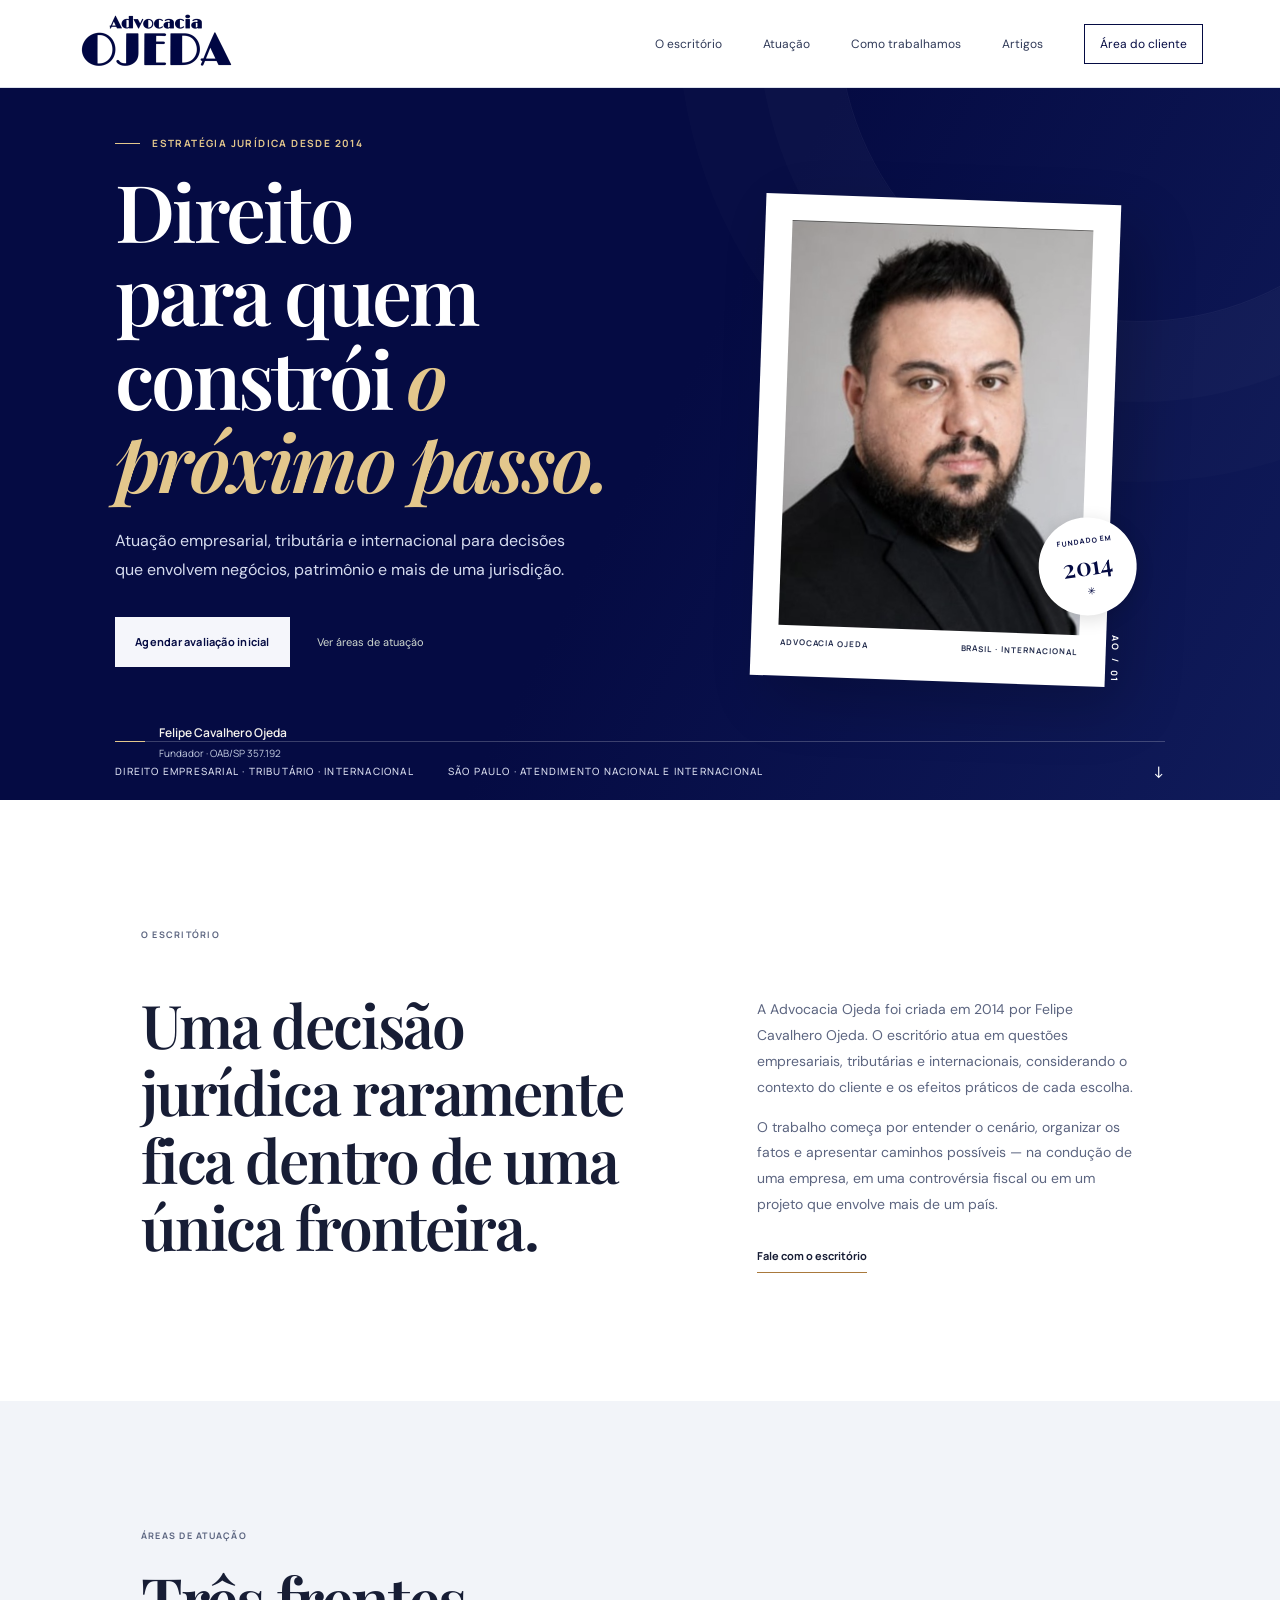
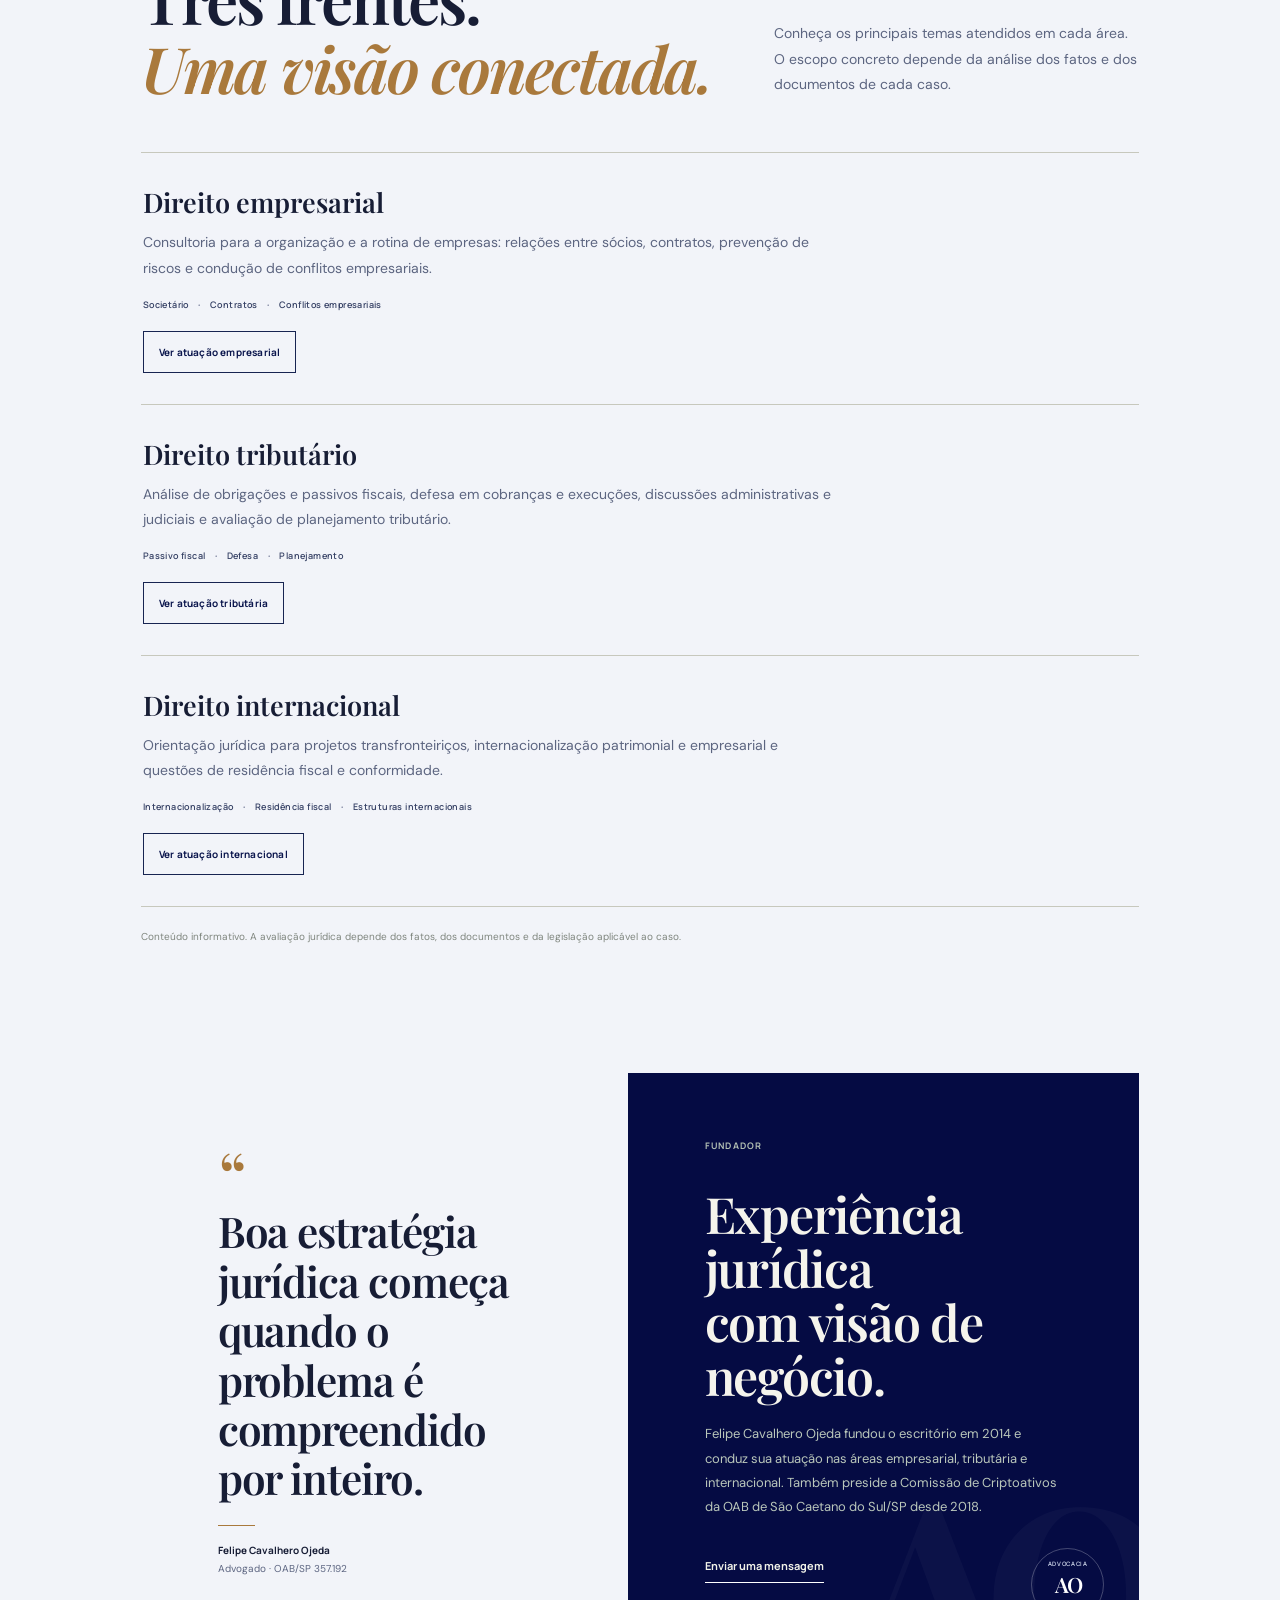
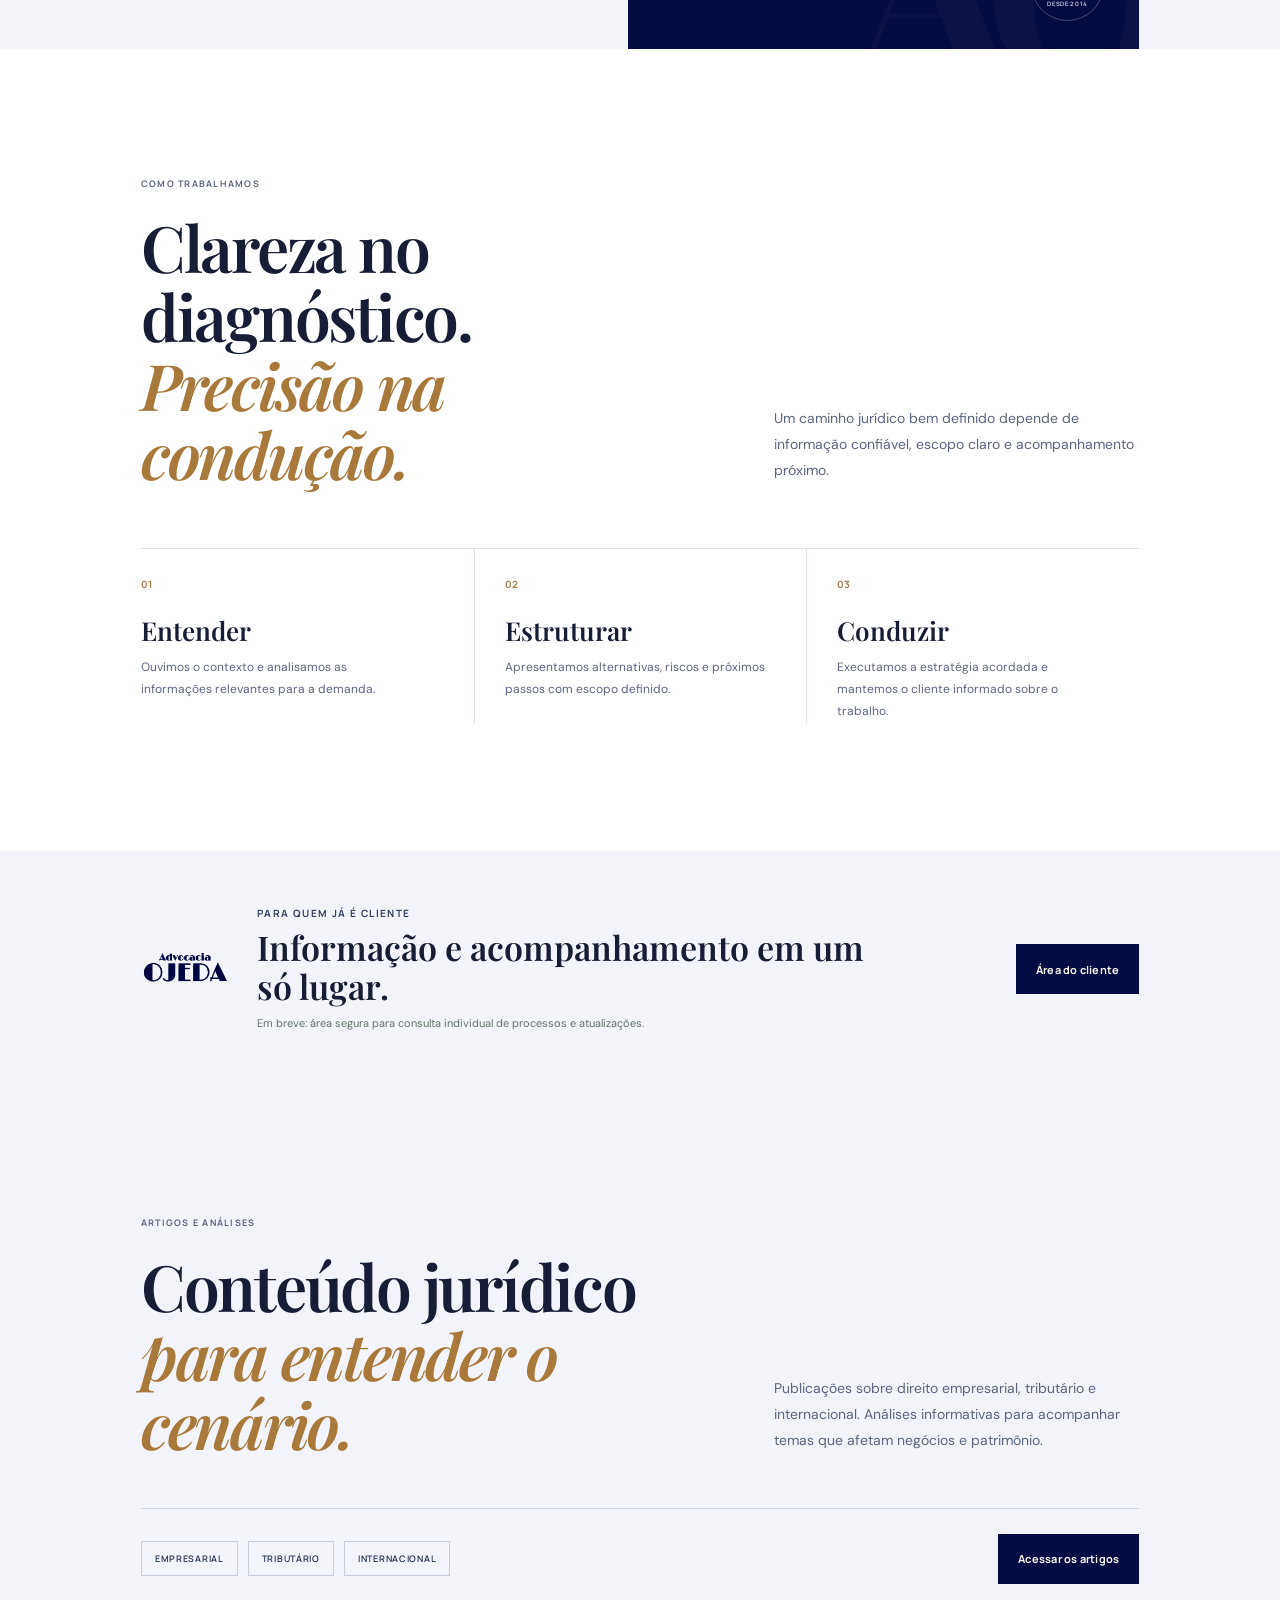
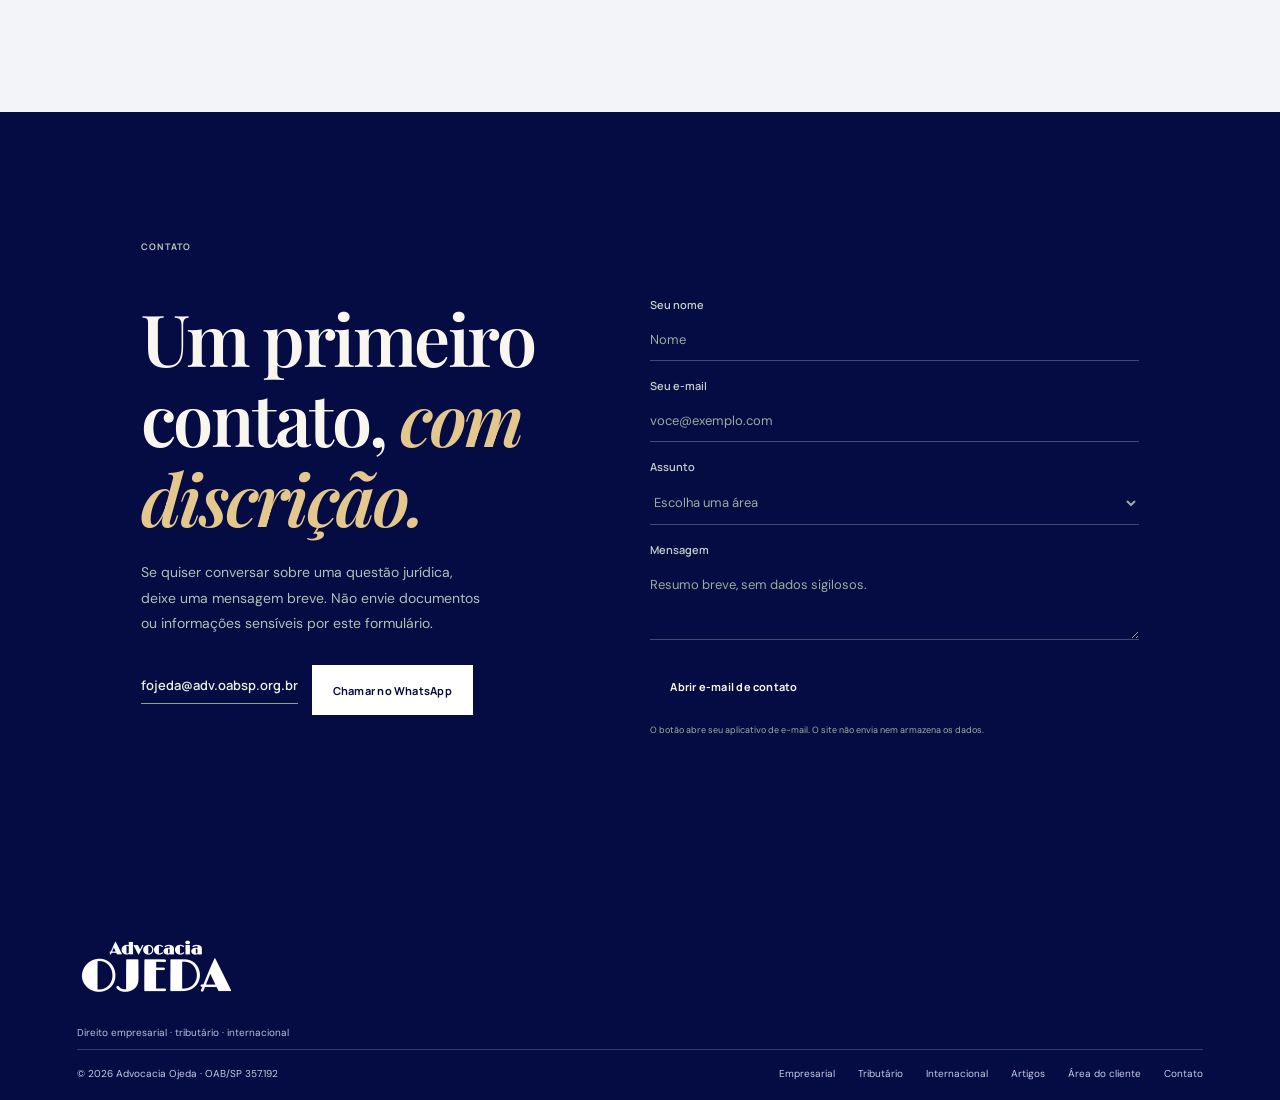
<file: index.html>
<!doctype html>
<html lang="pt-BR">
<head>
  <meta charset="utf-8">
  <meta name="viewport" content="width=device-width, initial-scale=1">
  <meta name="theme-color" content="#050b43">
  <meta name="description" content="Advocacia Ojeda: direito empresarial, tributário e internacional. Escritório fundado em 2014 por Felipe Cavalhero Ojeda.">
  <meta property="og:type" content="website">
  <meta property="og:title" content="Advocacia Ojeda | Direito para negócios e patrimônio">
  <meta property="og:description" content="Atuação jurídica empresarial, tributária e internacional desde 2014.">
  <meta property="og:url" content="https://advocaciaojeda.com/">
  <meta property="og:image" content="https://advocaciaojeda.com/logo.png">
  <meta property="og:site_name" content="Advocacia Ojeda">
  <meta name="twitter:card" content="summary_large_image">
  <meta name="twitter:title" content="Advocacia Ojeda | Direito empresarial, tributário e internacional">
  <meta name="twitter:description" content="Atuação jurídica empresarial, tributária e internacional desde 2014.">
  <meta name="twitter:image" content="https://advocaciaojeda.com/logo.png">
  <title>Advocacia Ojeda | Direito empresarial, tributário e internacional</title>
  <link rel="canonical" href="https://advocaciaojeda.com/">
  <link rel="icon" href="logo-opt.png" type="image/png">
  <link rel="preconnect" href="https://fonts.googleapis.com">
  <link rel="preconnect" href="https://fonts.gstatic.com" crossorigin>
  <link href="https://fonts.googleapis.com/css2?family=DM+Sans:wght@400;500;600;700&family=Manrope:wght@400;500;600;700;800&family=Playfair+Display:wght@500;600;700&display=swap" rel="stylesheet">
  <link rel="stylesheet" href="styles.css">
  <script type="application/ld+json">
  {
    "@context": "https://schema.org",
    "@graph": [
      {
        "@type": ["LegalService", "Organization"],
        "@id": "https://advocaciaojeda.com/#empresa",
        "name": "Advocacia Ojeda",
        "url": "https://advocaciaojeda.com/",
        "logo": "https://advocaciaojeda.com/logo.png",
        "image": "https://advocaciaojeda.com/logo.png",
        "areaServed": ["Brasil", "Internacional"],
        "knowsAbout": ["Direito empresarial", "Direito tributário", "Direito internacional"]
      },
      {
        "@type": "WebSite",
        "@id": "https://advocaciaojeda.com/#website",
        "url": "https://advocaciaojeda.com/",
        "name": "Advocacia Ojeda",
        "publisher": {"@id": "https://advocaciaojeda.com/#empresa"},
        "inLanguage": "pt-BR"
      }
    ]
  }
  </script>
</head>
<body>
  <a class="skip-link" href="#conteudo">Pular para o conteúdo</a>
  <header class="site-header" id="topo">
    <a class="brand" href="#topo" aria-label="Advocacia Ojeda, início"><img class="brand-logo" src="logo-opt.png" alt="Advocacia Ojeda"></a>
    <button class="menu-toggle" type="button" aria-expanded="false" aria-controls="menu-principal" aria-label="Abrir menu"><span></span><span></span></button>
    <nav class="main-nav" id="menu-principal" aria-label="Navegação principal">
      <a href="#escritorio">O escritório</a><a href="#atuacao">Atuação</a><a href="#metodo">Como trabalhamos</a><a href="blog.html">Artigos</a>
      <a class="nav-client" href="clientes.html">Área do cliente <span aria-hidden="true">↗</span></a>
    </nav>
  </header>
  <main id="conteudo">
    <section class="hero">
      <div class="hero-copy">
        <p class="eyebrow"><span></span> Estratégia jurídica desde 2014</p>
        <h1>Direito para quem constrói <em>o próximo passo.</em></h1>
        <p class="hero-lead">Atuação empresarial, tributária e internacional para decisões que envolvem negócios, patrimônio e mais de uma jurisdição.</p>
        <div class="hero-actions"><a class="button button-light" href="#contato">Agendar avaliação inicial</a><a class="text-link" href="#atuacao">Ver áreas de atuação</a></div>
        <div class="hero-signature"><span class="signature-line"></span><span>Felipe Cavalhero Ojeda <small>Fundador · OAB/SP 357.192</small></span></div>
      </div>
      <div class="hero-art" aria-label="Retrato de Felipe Cavalhero Ojeda">
        <div class="art-frame"><img src="foto.jpg" alt="Felipe Cavalhero Ojeda" fetchpriority="high"><div class="art-caption"><span>ADVOCACIA OJEDA</span><span>BRASIL · INTERNACIONAL</span></div></div>
        <div class="art-stamp" aria-hidden="true"><span>FUNDADO EM</span><strong>2014</strong><i>✳</i></div><div class="hero-index" aria-hidden="true">AO&nbsp; / &nbsp;01</div>
      </div>
      <div class="hero-bottom"><span>Direito empresarial · tributário · internacional</span><span>São Paulo · Atendimento nacional e internacional</span><a href="#escritorio" aria-label="Descer para conhecer o escritório">↓</a></div>
    </section>
    <section class="intro section" id="escritorio">
      <div class="section-kicker"><span>01</span><span>O escritório</span></div>
      <div class="intro-body"><h2>Uma decisão jurídica raramente fica dentro de uma única fronteira.</h2><div class="intro-text">
        <p>A Advocacia Ojeda foi criada em 2014 por Felipe Cavalhero Ojeda. O escritório atua em questões empresariais, tributárias e internacionais, considerando o contexto do cliente e os efeitos práticos de cada escolha.</p>
        <p>O trabalho começa por entender o cenário, organizar os fatos e apresentar caminhos possíveis — na condução de uma empresa, em uma controvérsia fiscal ou em um projeto que envolve mais de um país.</p><a class="underlined-link" href="#contato">Fale com o escritório <span aria-hidden="true">↗</span></a>
      </div></div>
    </section>
    <section class="practice section" id="atuacao">
      <div class="section-heading"><div><div class="section-kicker"><span>02</span><span>Áreas de atuação</span></div><h2>Três frentes.<br><em>Uma visão conectada.</em></h2></div><p>Conheça os principais temas atendidos em cada área. O escopo concreto depende da análise dos fatos e dos documentos de cada caso.</p></div>
      <div class="practice-list">
        <article class="practice-card"><span class="card-number">01</span><div class="card-main"><h3>Direito empresarial</h3><p>Consultoria para a organização e a rotina de empresas: relações entre sócios, contratos, prevenção de riscos e condução de conflitos empresariais.</p><span class="card-tags">Societário <i>·</i> Contratos <i>·</i> Conflitos empresariais</span><a class="button button-outline area-link" href="empresarial.html">Ver atuação empresarial <span aria-hidden="true">↗</span></a></div></article>
        <article class="practice-card"><span class="card-number">02</span><div class="card-main"><h3>Direito tributário</h3><p>Análise de obrigações e passivos fiscais, defesa em cobranças e execuções, discussões administrativas e judiciais e avaliação de planejamento tributário.</p><span class="card-tags">Passivo fiscal <i>·</i> Defesa <i>·</i> Planejamento</span><a class="button button-outline area-link" href="tributario.html">Ver atuação tributária <span aria-hidden="true">↗</span></a></div></article>
        <article class="practice-card"><span class="card-number">03</span><div class="card-main"><h3>Direito internacional</h3><p>Orientação jurídica para projetos transfronteiriços, internacionalização patrimonial e empresarial e questões de residência fiscal e conformidade.</p><span class="card-tags">Internacionalização <i>·</i> Residência fiscal <i>·</i> Estruturas internacionais</span><a class="button button-outline area-link" href="internacional.html">Ver atuação internacional <span aria-hidden="true">↗</span></a></div></article>
      </div>
      <p class="practice-note">Conteúdo informativo. A avaliação jurídica depende dos fatos, dos documentos e da legislação aplicável ao caso.</p>
    </section>
    <section class="founder section" id="fundador"><div class="founder-grid">
      <div class="founder-quote"><span class="quote-mark" aria-hidden="true">“</span><blockquote>Boa estratégia jurídica começa quando o problema é compreendido por inteiro.</blockquote><span class="quote-rule"></span><p>Felipe Cavalhero Ojeda <small>Advogado · OAB/SP 357.192</small></p></div>
      <div class="founder-info"><div class="section-kicker section-kicker-light"><span>03</span><span>Fundador</span></div><h2>Experiência jurídica<br>com visão de negócio.</h2><p>Felipe Cavalhero Ojeda fundou o escritório em 2014 e conduz sua atuação nas áreas empresarial, tributária e internacional. Também preside a Comissão de Criptoativos da OAB de São Caetano do Sul/SP desde 2018.</p><a class="underlined-link underlined-light" href="mailto:fojeda@adv.oabsp.org.br?subject=Contato%20-%20Advocacia%20Ojeda">Enviar uma mensagem <span aria-hidden="true">↗</span></a><div class="founder-seal"><span>ADVOCACIA</span><b>AO</b><span>DESDE 2014</span></div></div>
    </div></section>
    <section class="approach section" id="metodo">
      <div class="section-heading approach-heading"><div><div class="section-kicker"><span>04</span><span>Como trabalhamos</span></div><h2>Clareza no diagnóstico.<br><em>Precisão na condução.</em></h2></div><p>Um caminho jurídico bem definido depende de informação confiável, escopo claro e acompanhamento próximo.</p></div>
      <div class="steps"><article><span>01</span><h3>Entender</h3><p>Ouvimos o contexto e analisamos as informações relevantes para a demanda.</p></article><article><span>02</span><h3>Estruturar</h3><p>Apresentamos alternativas, riscos e próximos passos com escopo definido.</p></article><article><span>03</span><h3>Conduzir</h3><p>Executamos a estratégia acordada e mantemos o cliente informado sobre o trabalho.</p></article></div>
    </section>
    <section class="client-band"><div class="client-band-mark" aria-hidden="true"><img src="logo-opt.png" alt=""></div><div><p class="eyebrow">Para quem já é cliente</p><h2>Informação e acompanhamento em um só lugar.</h2><p>Em breve: área segura para consulta individual de processos e atualizações.</p></div><a class="button button-dark" href="clientes.html">Área do cliente</a></section>
    <section class="blog-promo section" id="artigos">
      <div class="section-heading"><div><div class="section-kicker"><span>05</span><span>Artigos e análises</span></div><h2>Conteúdo jurídico<br><em>para entender o cenário.</em></h2></div><p>Publicações sobre direito empresarial, tributário e internacional. Análises informativas para acompanhar temas que afetam negócios e patrimônio.</p></div>
      <div class="blog-promo-bottom"><div class="blog-topic-tags"><span>Empresarial</span><span>Tributário</span><span>Internacional</span></div><a class="button button-dark" href="blog.html">Acessar os artigos <span aria-hidden="true">↗</span></a></div>
    </section>
    <section class="contact section" id="contato">
      <div class="section-kicker"><span>06</span><span>Contato</span></div>
      <div class="contact-grid"><div><h2>Um primeiro contato, <em>com discrição.</em></h2><p>Se quiser conversar sobre uma questão jurídica, deixe uma mensagem breve. Não envie documentos ou informações sensíveis por este formulário.</p><div class="contact-actions"><a class="contact-email" href="mailto:fojeda@adv.oabsp.org.br">fojeda@adv.oabsp.org.br <span aria-hidden="true">↗</span></a><a class="button button-whatsapp" href="https://wa.me/5511988274861" target="_blank" rel="noopener noreferrer">Chamar no WhatsApp <span aria-hidden="true">↗</span></a></div></div>
      <form class="contact-form" id="contact-form"><label>Seu nome<input name="name" autocomplete="name" required placeholder="Nome"></label><label>Seu e-mail<input name="email" type="email" autocomplete="email" required placeholder="voce@exemplo.com"></label><label>Assunto<select name="subject" required><option value="" selected disabled>Escolha uma área</option><option>Direito empresarial</option><option>Direito tributário</option><option>Direito internacional</option><option>Outro assunto</option></select></label><label>Mensagem<textarea name="message" rows="3" placeholder="Resumo breve, sem dados sigilosos."></textarea></label><button class="button button-dark" type="submit">Abrir e-mail de contato</button><p class="form-note">O botão abre seu aplicativo de e-mail. O site não envia nem armazena os dados.</p><p class="form-feedback" id="form-feedback" role="status" aria-live="polite"></p></form></div>
    </section>
  </main>
  <footer class="site-footer"><a class="brand brand-footer" href="#topo" aria-label="Advocacia Ojeda"><img class="brand-logo" src="logo-opt.png" alt="Advocacia Ojeda"></a><p>Direito empresarial · tributário · internacional</p><div class="footer-bottom"><span>© <span id="year">2026</span> Advocacia Ojeda · OAB/SP 357.192</span><a href="empresarial.html">Empresarial</a><a href="tributario.html">Tributário</a><a href="internacional.html">Internacional</a><a href="blog.html">Artigos</a><a href="clientes.html">Área do cliente</a><a href="mailto:fojeda@adv.oabsp.org.br">Contato</a></div></footer>
  <script src="script.js" defer></script>
</body>
</html>
</file>
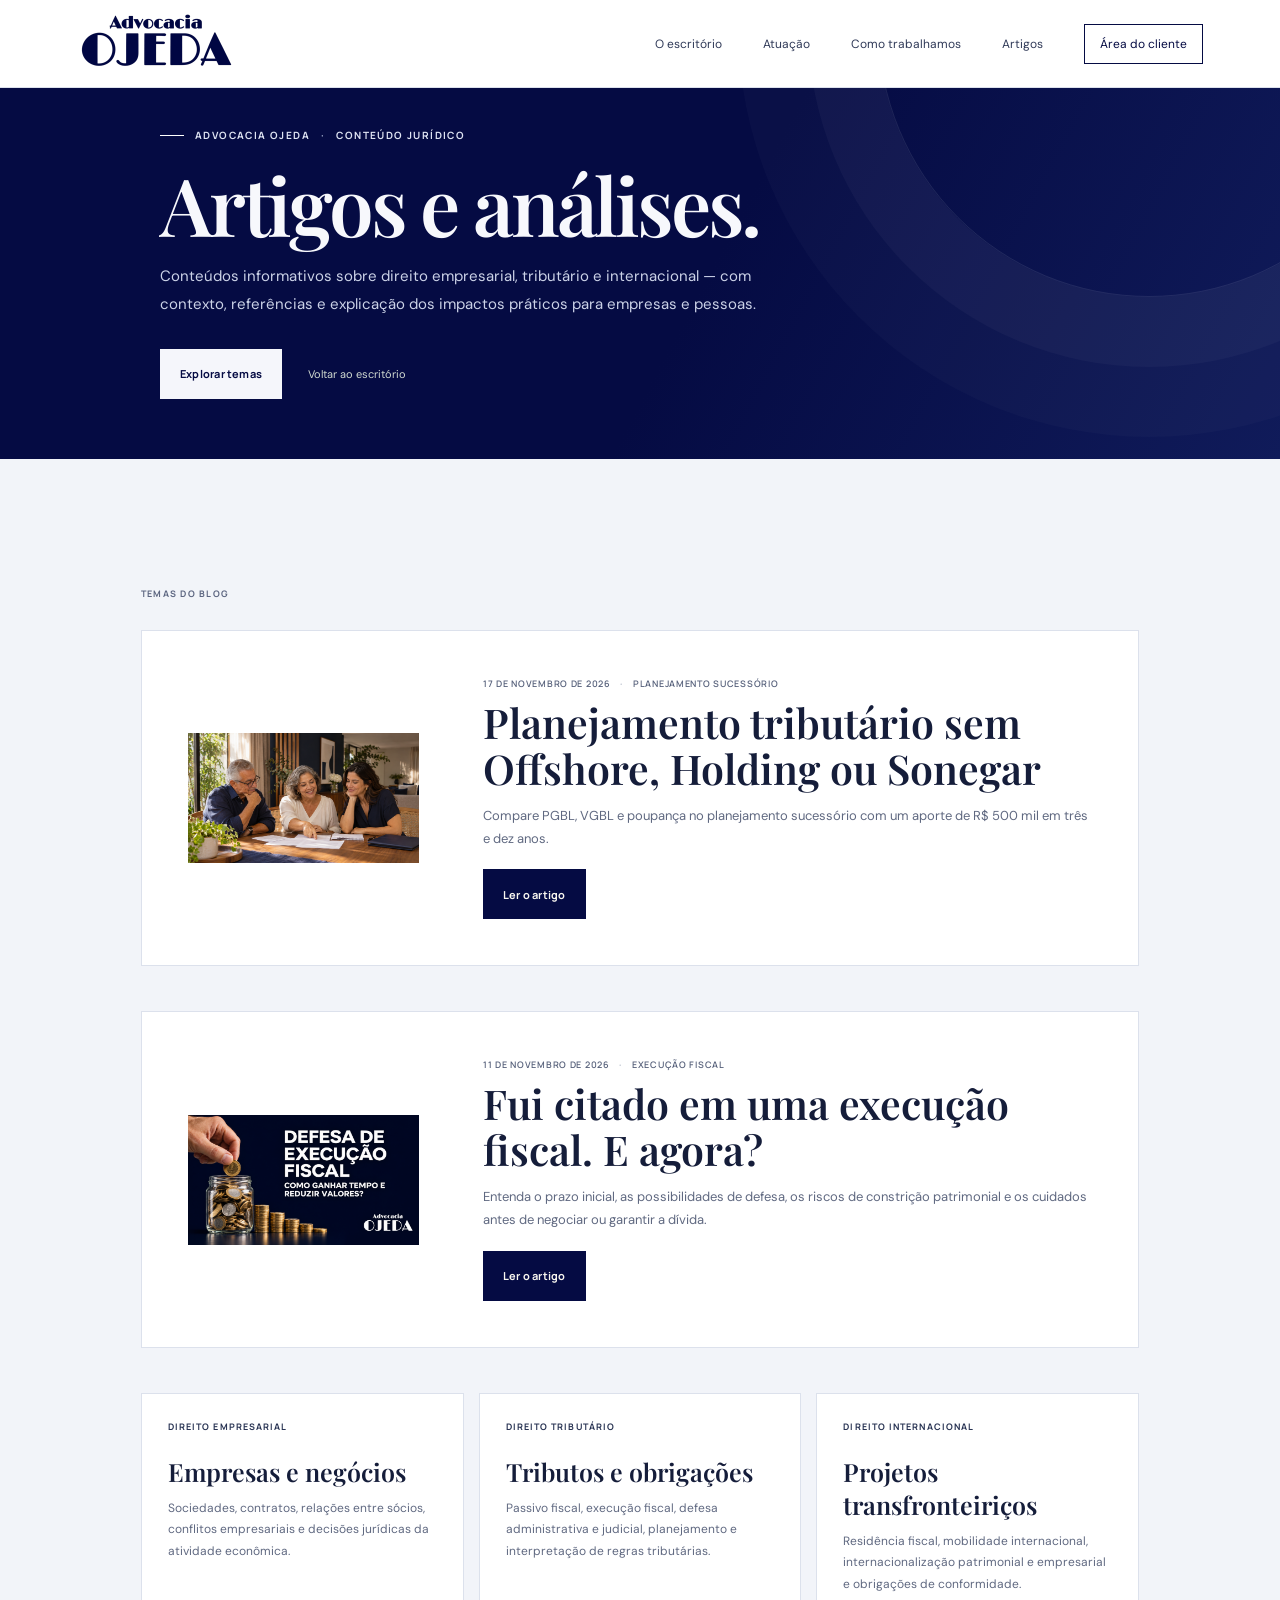
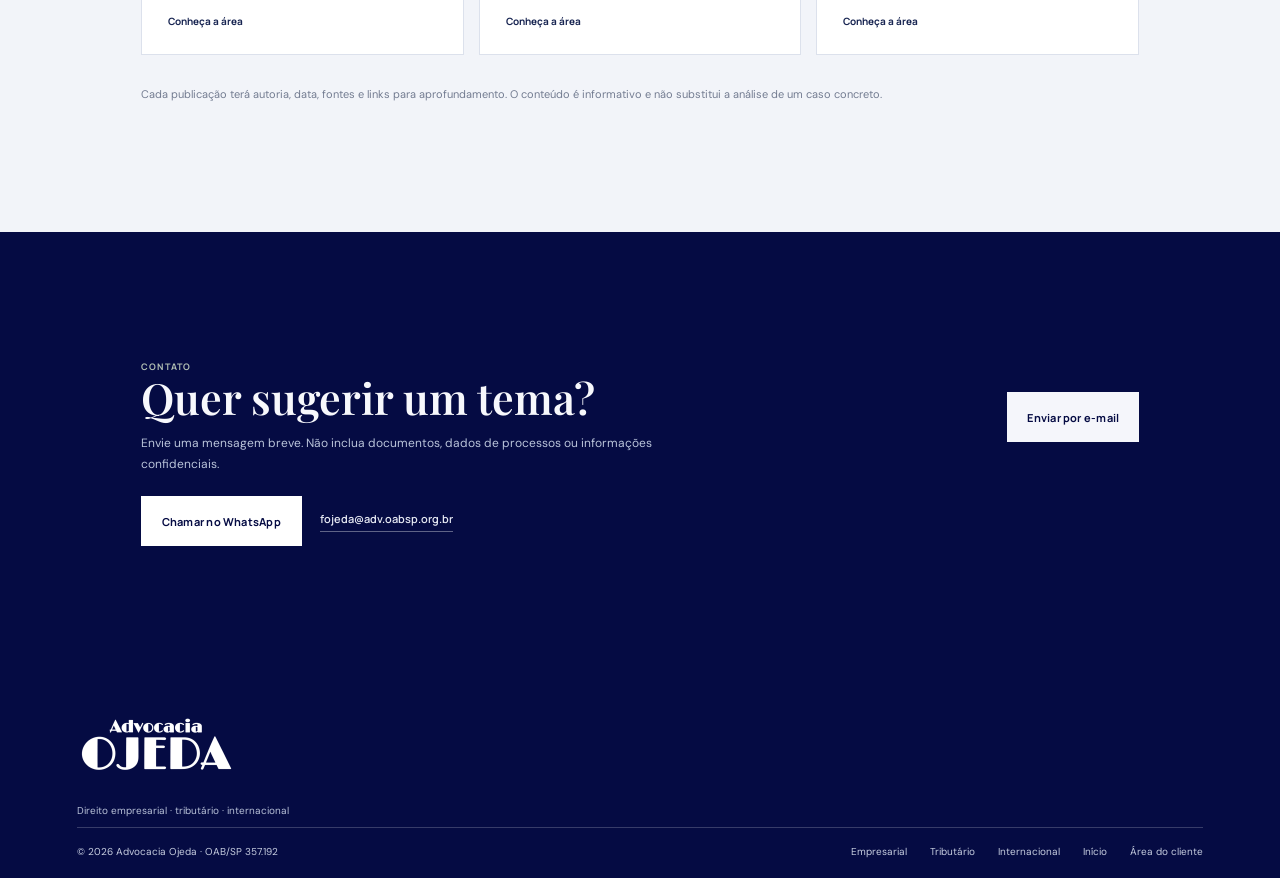
<file: blog.html>
<!doctype html>
<html lang="pt-BR">
<head>
  <meta charset="utf-8"><meta name="viewport" content="width=device-width, initial-scale=1">
  <meta name="theme-color" content="#050b43">
  <meta name="description" content="Artigos e análises da Advocacia Ojeda sobre direito empresarial, tributário, execuções fiscais e questões jurídicas internacionais.">
  <meta property="og:type" content="website">
  <meta property="og:title" content="Artigos e análises jurídicas | Advocacia Ojeda">
  <meta property="og:description" content="Conteúdos informativos sobre direito empresarial, tributário e internacional.">
  <title>Artigos e análises jurídicas | Advocacia Ojeda</title>
  <link rel="canonical" href="https://advocaciaojeda.com/blog.html">
  <link rel="icon" href="logo-opt.png" type="image/png">
  <link rel="preconnect" href="https://fonts.googleapis.com"><link rel="preconnect" href="https://fonts.gstatic.com" crossorigin>
  <link href="https://fonts.googleapis.com/css2?family=DM+Sans:wght@400;500;600;700&family=Manrope:wght@400;500;600;700;800&family=Playfair+Display:wght@500;600;700&display=swap" rel="stylesheet">
  <link rel="stylesheet" href="styles.css">
</head>
<body class="blog-page">
  <a class="skip-link" href="#conteudo">Pular para o conteúdo</a>
  <header class="site-header" id="topo">
    <a class="brand" href="index.html" aria-label="Advocacia Ojeda, início"><img class="brand-logo" src="logo-opt.png" alt="Advocacia Ojeda"></a>
    <button class="menu-toggle" type="button" aria-expanded="false" aria-controls="menu-principal" aria-label="Abrir menu"><span></span><span></span></button>
    <nav class="main-nav" id="menu-principal" aria-label="Navegação principal">
      <a href="index.html#escritorio">O escritório</a><a href="index.html#atuacao">Atuação</a><a href="index.html#metodo">Como trabalhamos</a><a href="blog.html" aria-current="page">Artigos</a>
      <a class="nav-client" href="clientes.html">Área do cliente <span aria-hidden="true">↗</span></a>
    </nav>
  </header>
  <main id="conteudo">
    <section class="blog-hero">
      <div class="blog-hero-inner">
        <p class="eyebrow"><span></span> Advocacia Ojeda <i>·</i> Conteúdo jurídico</p>
        <h1>Artigos e análises.</h1>
        <p>Conteúdos informativos sobre direito empresarial, tributário e internacional — com contexto, referências e explicação dos impactos práticos para empresas e pessoas.</p>
        <div class="detail-hero-actions"><a class="button button-light" href="#temas">Explorar temas <span aria-hidden="true">↓</span></a><a class="text-link" href="index.html">Voltar ao escritório <span aria-hidden="true">↗</span></a></div>
      </div>
    </section>
    <section class="blog-category-wrap section" id="temas">
      <div class="section-kicker"><span>01</span><span>Temas do blog</span></div>
      <article class="blog-feature" id="planejamento-sucessorio">
        <img src="artigos/a4f4e8d7-2da7-41d9-bce3-c965497e0806.png" alt="Família reunida à mesa revisando documentos de planejamento sucessório" style="display:block;width:100%;height:auto;" decoding="async">
        <div class="blog-feature-copy"><p class="blog-feature-meta">17 de novembro de 2026 <span>·</span> Planejamento sucessório</p>
          <h2>Planejamento tributário sem Offshore, Holding ou Sonegar</h2>
          <p>Compare PGBL, VGBL e poupança no planejamento sucessório com um aporte de R$ 500 mil em três e dez anos.</p>
          <a class="button button-dark" href="artigos/planejamento-sucessorio-pgbl-vgbl.html">Ler o artigo <span aria-hidden="true">↗</span></a>
        </div>
      </article>
      <article class="blog-feature" id="artigo-destaque">
        <img src="execucao-fiscal-banner.png.png" alt="Defesa de execução fiscal: como ganhar tempo e reduzir valores? Advocacia Ojeda." style="display:block;width:100%;height:auto;" decoding="async">
        <div class="blog-feature-copy"><p class="blog-feature-meta">11 de novembro de 2026 <span>·</span> Execução fiscal</p>
          <h2>Fui citado em uma execução fiscal. E agora?</h2>
          <p>Entenda o prazo inicial, as possibilidades de defesa, os riscos de constrição patrimonial e os cuidados antes de negociar ou garantir a dívida.</p>
          <a class="button button-dark" href="artigos/execucao-fiscal.html">Ler o artigo <span aria-hidden="true">↗</span></a>
        </div>
      </article>

      <div class="blog-category-grid">
        <article id="empresarial"><span>Direito empresarial</span><h2>Empresas e negócios</h2><p>Sociedades, contratos, relações entre sócios, conflitos empresariais e decisões jurídicas da atividade econômica.</p><a href="empresarial.html">Conheça a área <span aria-hidden="true">↗</span></a></article>
        <article id="tributario"><span>Direito tributário</span><h2>Tributos e obrigações</h2><p>Passivo fiscal, execução fiscal, defesa administrativa e judicial, planejamento e interpretação de regras tributárias.</p><a href="tributario.html">Conheça a área <span aria-hidden="true">↗</span></a></article>
        <article id="internacional"><span>Direito internacional</span><h2>Projetos transfronteiriços</h2><p>Residência fiscal, mobilidade internacional, internacionalização patrimonial e empresarial e obrigações de conformidade.</p><a href="internacional.html">Conheça a área <span aria-hidden="true">↗</span></a></article>
      </div>
      <p class="blog-note">Cada publicação terá autoria, data, fontes e links para aprofundamento. O conteúdo é informativo e não substitui a análise de um caso concreto.</p>
    </section>
    <section class="detail-process section">
      <div class="blog-cta"><div><div class="section-kicker section-kicker-light"><span>02</span><span>Contato</span></div><h2>Quer sugerir um tema?</h2><p>Envie uma mensagem breve. Não inclua documentos, dados de processos ou informações confidenciais.</p></div>
      <a class="button button-light" href="mailto:fojeda@adv.oabsp.org.br?subject=Sugest%C3%A3o%20de%20tema%20para%20o%20blog">Enviar por e-mail <span aria-hidden="true">↗</span></a></div>
      <div class="blog-contact-actions"><a class="button button-whatsapp" href="https://wa.me/5511988274861" target="_blank" rel="noopener noreferrer">Chamar no WhatsApp <span aria-hidden="true">↗</span></a><a class="blog-email" href="mailto:fojeda@adv.oabsp.org.br">fojeda@adv.oabsp.org.br</a></div>
    </section>
  </main>
  <footer class="site-footer"><a class="brand brand-footer" href="index.html" aria-label="Advocacia Ojeda"><img class="brand-logo" src="logo-opt.png" alt="Advocacia Ojeda"></a><p>Direito empresarial · tributário · internacional</p><div class="footer-bottom"><span>© <span id="year">2026</span> Advocacia Ojeda · OAB/SP 357.192</span><a href="empresarial.html">Empresarial</a><a href="tributario.html">Tributário</a><a href="internacional.html">Internacional</a><a href="index.html">Início</a><a href="clientes.html">Área do cliente</a></div></footer>
  <script src="script.js" defer></script>
</body>
</html>
</file>
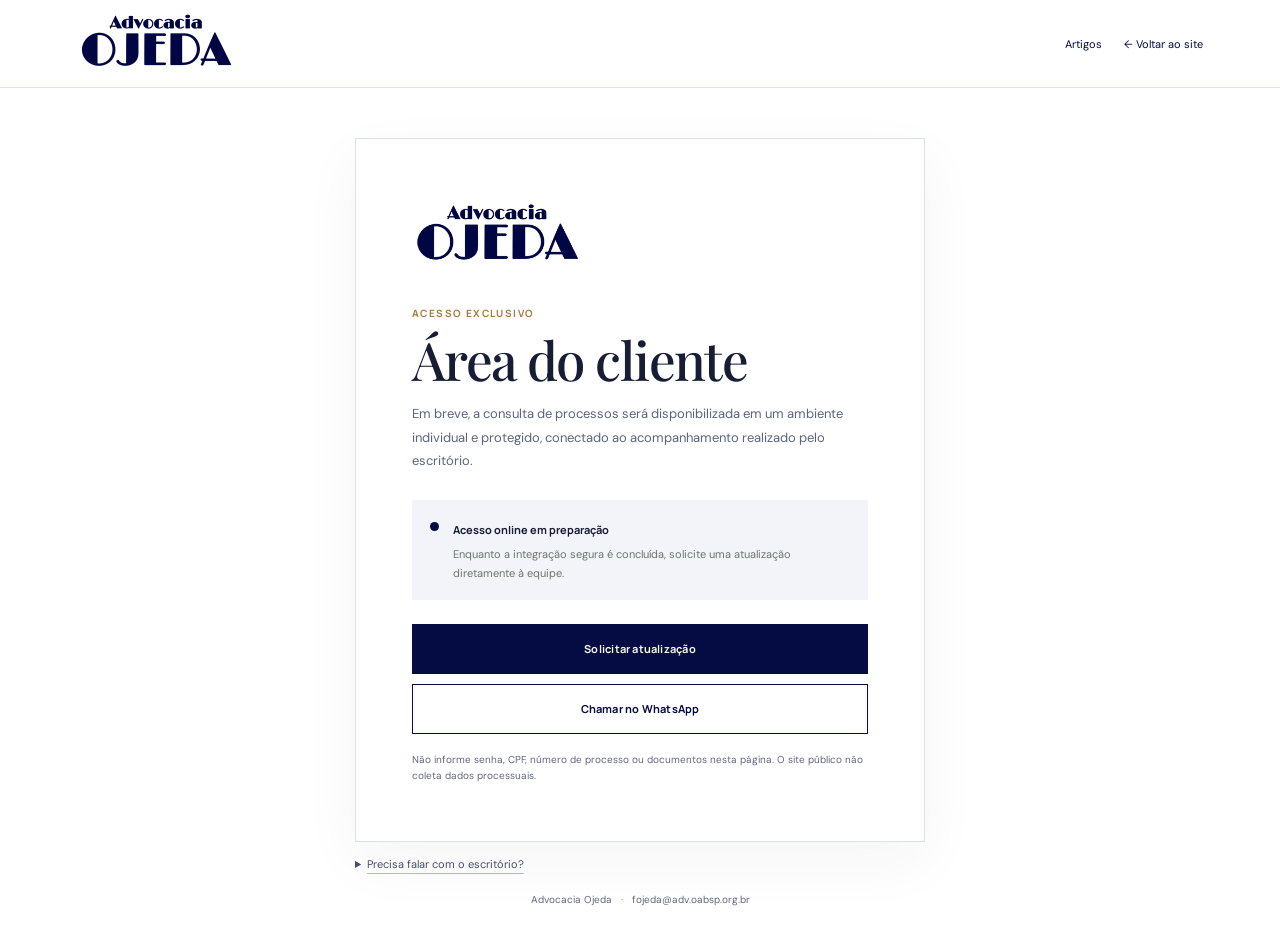
<file: clientes.html>
<!doctype html>
<html lang="pt-BR">
<head>
  <meta charset="utf-8">
  <meta name="viewport" content="width=device-width, initial-scale=1">
  <meta name="theme-color" content="#050b43">
  <meta name="description" content="Área do cliente da Advocacia Ojeda. Acompanhamento jurídico com acesso individual e seguro.">
  <title>Área do cliente | Advocacia Ojeda</title>
  <link rel="canonical" href="https://advocaciaojeda.com/clientes.html">
  <link rel="icon" href="logo-opt.png" type="image/png">
  <link rel="preconnect" href="https://fonts.googleapis.com"><link rel="preconnect" href="https://fonts.gstatic.com" crossorigin>
  <link href="https://fonts.googleapis.com/css2?family=DM+Sans:wght@400;500;600;700&family=Manrope:wght@400;500;600;700;800&family=Playfair+Display:wght@500;600;700&display=swap" rel="stylesheet">
  <link rel="stylesheet" href="styles.css">
</head>
<body class="portal-page">
  <header class="site-header portal-header"><a class="brand" href="index.html" aria-label="Advocacia Ojeda"><img class="brand-logo" src="logo-opt.png" alt="Advocacia Ojeda"></a><div class="portal-header-links"><a class="portal-back" href="blog.html">Artigos</a><a class="portal-back" href="index.html">← Voltar ao site</a></div></header>
  <main class="portal-main">
    <div class="portal-card">
      <div class="portal-emblem"><img src="logo-opt.png" alt="Advocacia Ojeda"></div>
      <p class="eyebrow">Acesso exclusivo</p>
      <h1>Área do cliente</h1>
      <p class="portal-lead">Em breve, a consulta de processos será disponibilizada em um ambiente individual e protegido, conectado ao acompanhamento realizado pelo escritório.</p>
      <div class="portal-status"><span class="status-dot"></span><div><strong>Acesso online em preparação</strong><p>Enquanto a integração segura é concluída, solicite uma atualização diretamente à equipe.</p></div></div>
      <a class="button button-dark portal-contact" href="mailto:fojeda@adv.oabsp.org.br?subject=Atualiza%C3%A7%C3%A3o%20de%20processo%20-%20%C3%81rea%20do%20cliente&body=Ol%C3%A1%2C%20gostaria%20de%20solicitar%20uma%20atualiza%C3%A7%C3%A3o%20sobre%20meu%20caso.%20Por%20seguran%C3%A7a%2C%20n%C3%A3o%20inclua%20dados%20sens%C3%ADveis%20neste%20primeiro%20contato.">Solicitar atualização <span aria-hidden="true">↗</span></a>
      <a class="button button-whatsapp portal-contact" href="https://wa.me/5511988274861" target="_blank" rel="noopener noreferrer">Chamar no WhatsApp <span aria-hidden="true">↗</span></a>
      <p class="portal-privacy">Não informe senha, CPF, número de processo ou documentos nesta página. O site público não coleta dados processuais.</p>
    </div>
    <details class="portal-contact-mini"><summary>Precisa falar com o escritório?</summary>
      <form class="contact-form" id="contact-form"><input type="hidden" name="subject" value="Contato pela área do cliente"><label>Seu nome<input name="name" autocomplete="name" required placeholder="Nome"></label><label>Seu e-mail<input name="email" type="email" autocomplete="email" required placeholder="voce@exemplo.com"></label><label>Mensagem<textarea name="message" rows="2" placeholder="Não inclua número de processo ou dados sensíveis."></textarea></label><button class="button" type="submit">Abrir e-mail de contato</button><p class="form-note">O botão abre seu aplicativo de e-mail. O site não envia nem armazena os dados.</p><p class="form-feedback" id="form-feedback" role="status" aria-live="polite"></p></form>
    </details>
    <p class="portal-footer">Advocacia Ojeda <span>·</span> fojeda@adv.oabsp.org.br</p>
  </main>
</body>
</html>
</file>
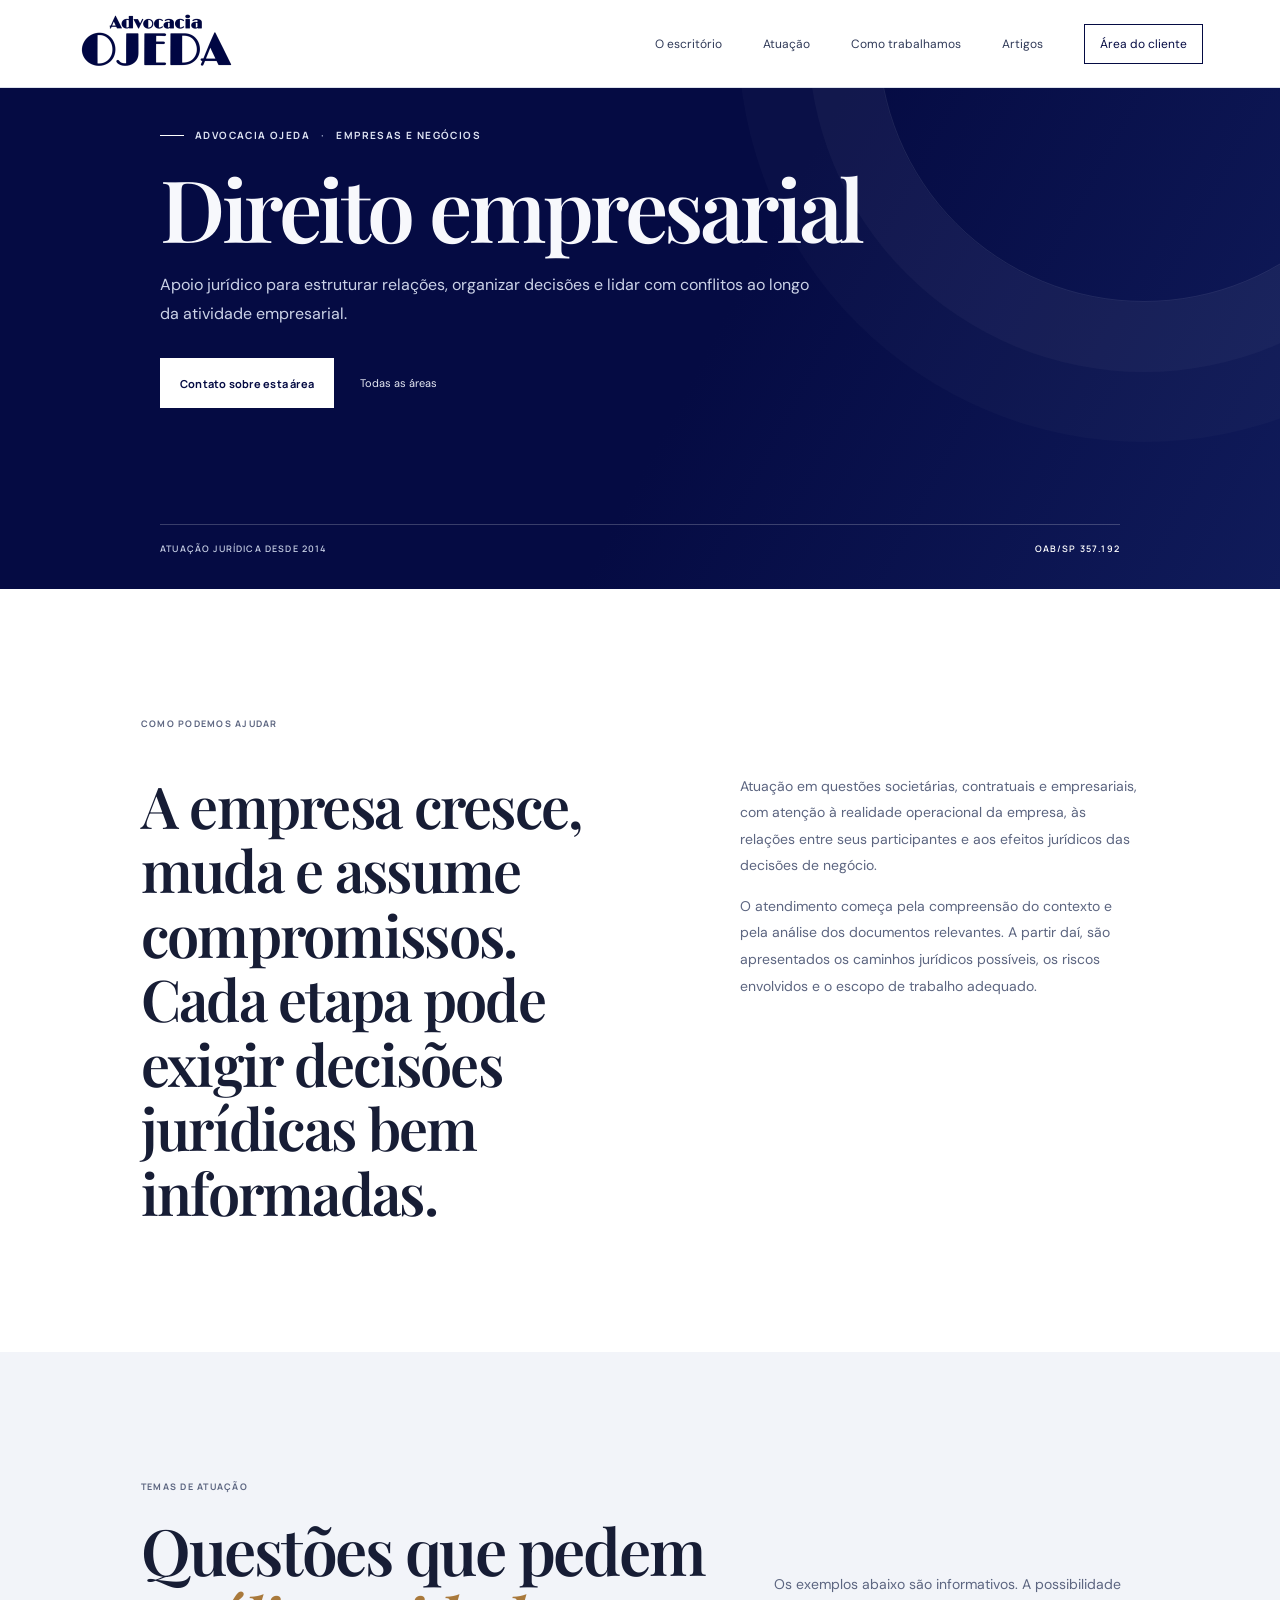
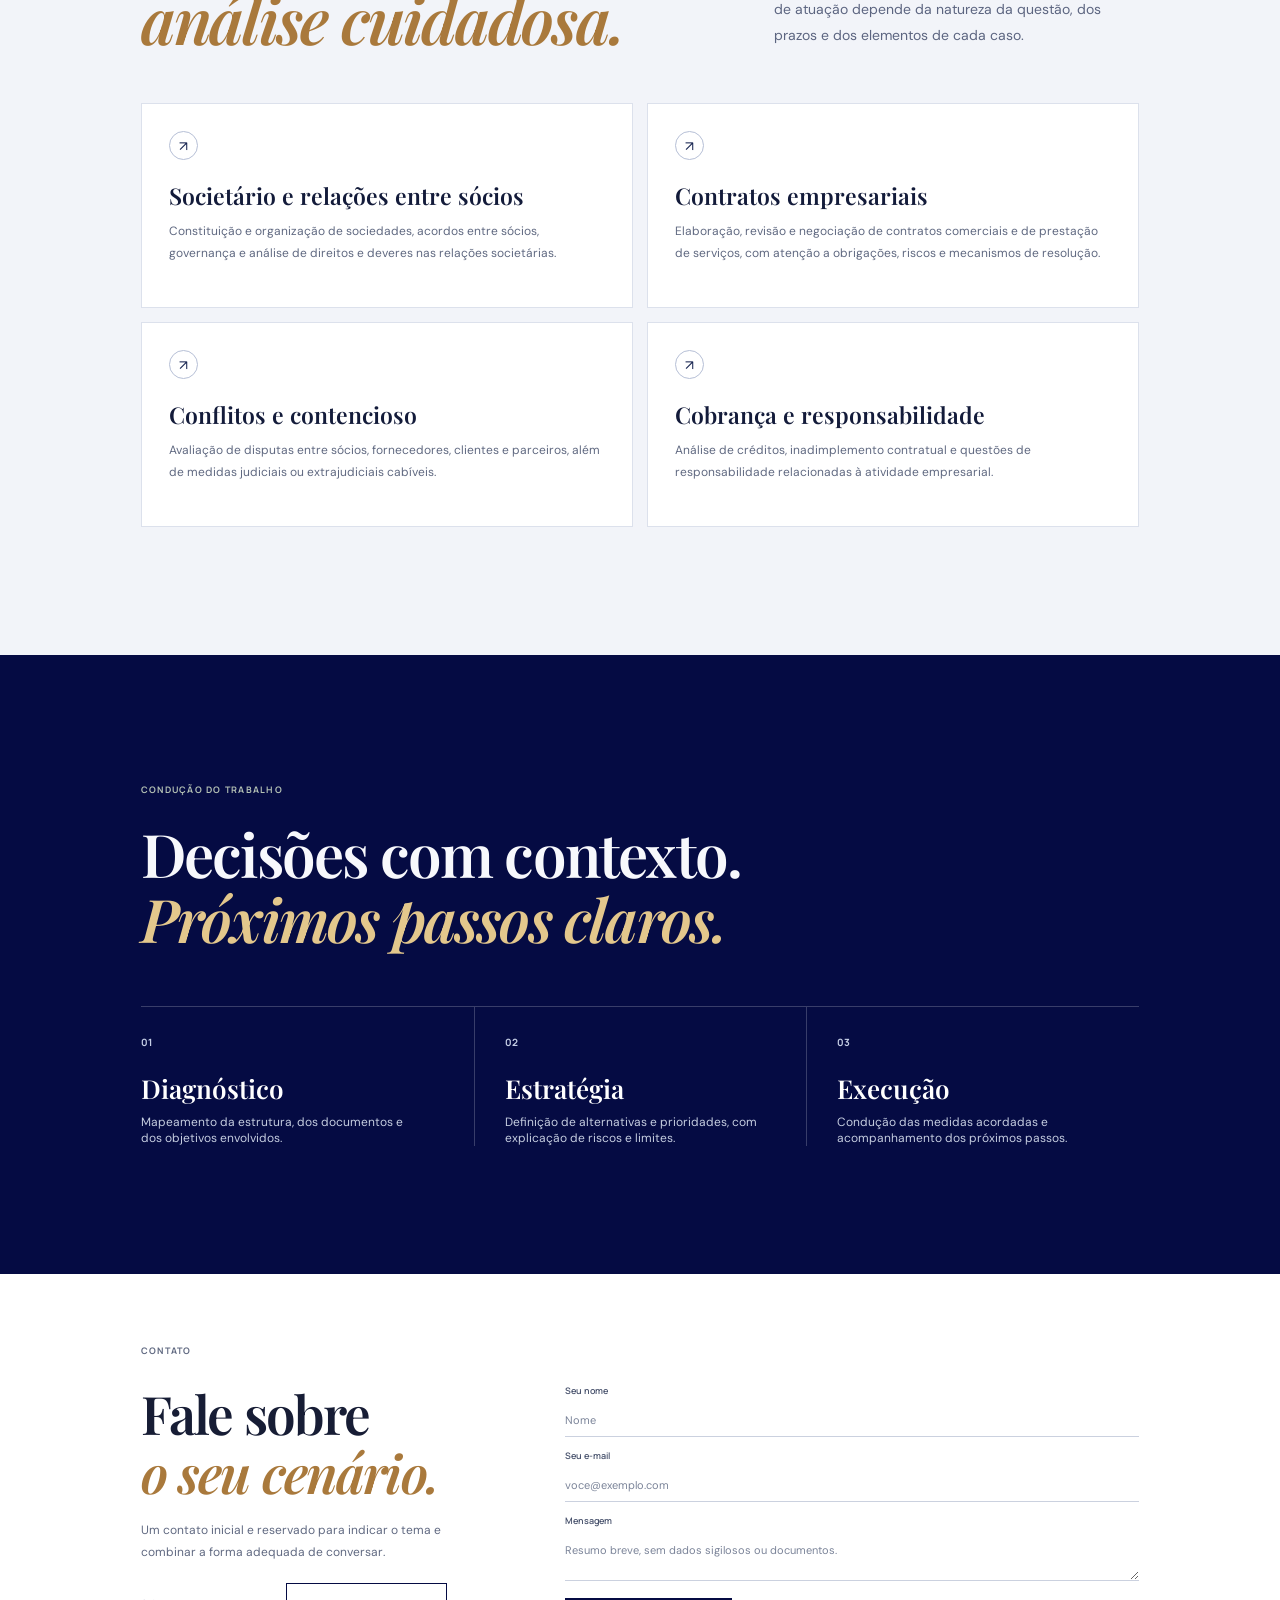
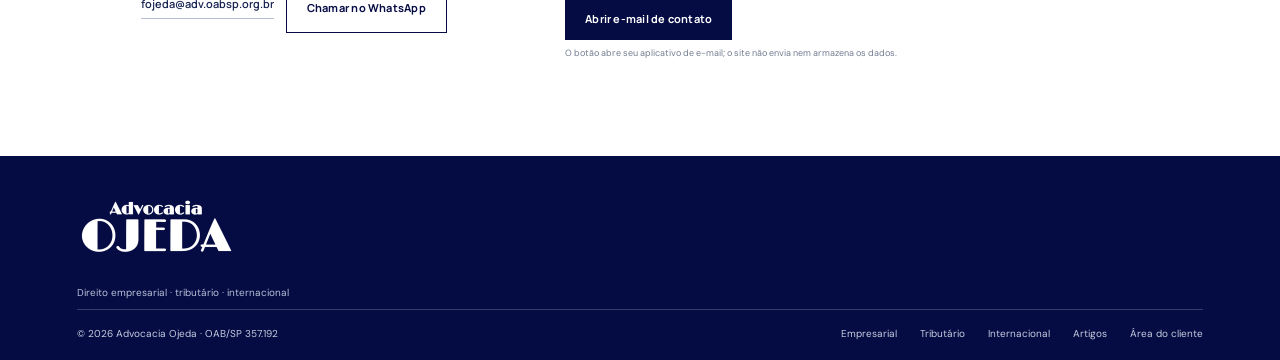
<file: empresarial.html>
<!doctype html>
<html lang="pt-BR">
<head>
  <meta charset="utf-8"><meta name="viewport" content="width=device-width, initial-scale=1">
  <meta name="theme-color" content="#050b43">
  <meta name="description" content="Atuação em questões societárias, contratuais e empresariais, com atenção à realidade operacional da empresa, às relações entre seus participantes e aos efeitos jurídicos das decisões de negócio.">
  <title>Direito empresarial | Advocacia Ojeda</title>
  <link rel="canonical" href="https://advocaciaojeda.com/empresarial.html">
  <link rel="icon" href="logo-opt.png" type="image/png">
  <link rel="preconnect" href="https://fonts.googleapis.com"><link rel="preconnect" href="https://fonts.gstatic.com" crossorigin>
  <link href="https://fonts.googleapis.com/css2?family=DM+Sans:wght@400;500;600;700&family=Manrope:wght@400;500;600;700;800&family=Playfair+Display:wght@500;600;700&display=swap" rel="stylesheet">
  <link rel="stylesheet" href="styles.css">
</head>
<body class="detail-page">
  <a class="skip-link" href="#conteudo">Pular para o conteúdo</a>
  <header class="site-header" id="topo">
    <a class="brand" href="index.html" aria-label="Advocacia Ojeda, início"><img class="brand-logo" src="logo-opt.png" alt="Advocacia Ojeda"></a>
    <button class="menu-toggle" type="button" aria-expanded="false" aria-controls="menu-principal" aria-label="Abrir menu"><span></span><span></span></button>
    <nav class="main-nav" id="menu-principal" aria-label="Navegação principal">
      <a href="index.html#escritorio">O escritório</a><a href="index.html#atuacao">Atuação</a><a href="index.html#metodo">Como trabalhamos</a><a href="blog.html">Artigos</a>
      <a class="nav-client" href="clientes.html">Área do cliente <span aria-hidden="true">↗</span></a>
    </nav>
  </header>
  <main id="conteudo">
    <section class="detail-hero">
      <div class="detail-hero-inner">
        <p class="eyebrow"><span></span> Advocacia Ojeda <i>·</i> Empresas e negócios</p>
        <h1>Direito empresarial</h1>
        <p class="detail-lead">Apoio jurídico para estruturar relações, organizar decisões e lidar com conflitos ao longo da atividade empresarial.</p>
        <div class="detail-hero-actions"><a class="button button-light" href="#contato">Contato sobre esta área <span aria-hidden="true">↗</span></a><a class="text-link" href="index.html#atuacao">Todas as áreas <span aria-hidden="true">←</span></a></div>
        <div class="detail-index">Atuação jurídica desde 2014 <span>OAB/SP 357.192</span></div>
      </div>
    </section>
    <section class="detail-intro section">
      <div class="section-kicker"><span>01</span><span>Como podemos ajudar</span></div>
      <div class="detail-intro-grid"><h2>A empresa cresce, muda e assume compromissos. Cada etapa pode exigir decisões jurídicas bem informadas.</h2><div><p>Atuação em questões societárias, contratuais e empresariais, com atenção à realidade operacional da empresa, às relações entre seus participantes e aos efeitos jurídicos das decisões de negócio.</p><p>O atendimento começa pela compreensão do contexto e pela análise dos documentos relevantes. A partir daí, são apresentados os caminhos jurídicos possíveis, os riscos envolvidos e o escopo de trabalho adequado.</p></div></div>
    </section>
    <section class="detail-topics section">
      <div class="section-heading"><div><div class="section-kicker"><span>02</span><span>Temas de atuação</span></div><h2>Questões que pedem<br><em>análise cuidadosa.</em></h2></div><p>Os exemplos abaixo são informativos. A possibilidade de atuação depende da natureza da questão, dos prazos e dos elementos de cada caso.</p></div>
      <div class="detail-card-grid"><article><span class="detail-card-mark" aria-hidden="true">↗</span><h3>Societário e relações entre sócios</h3><p>Constituição e organização de sociedades, acordos entre sócios, governança e análise de direitos e deveres nas relações societárias.</p></article>
        <article><span class="detail-card-mark" aria-hidden="true">↗</span><h3>Contratos empresariais</h3><p>Elaboração, revisão e negociação de contratos comerciais e de prestação de serviços, com atenção a obrigações, riscos e mecanismos de resolução.</p></article>
        <article><span class="detail-card-mark" aria-hidden="true">↗</span><h3>Conflitos e contencioso</h3><p>Avaliação de disputas entre sócios, fornecedores, clientes e parceiros, além de medidas judiciais ou extrajudiciais cabíveis.</p></article>
        <article><span class="detail-card-mark" aria-hidden="true">↗</span><h3>Cobrança e responsabilidade</h3><p>Análise de créditos, inadimplemento contratual e questões de responsabilidade relacionadas à atividade empresarial.</p></article></div>
    </section>
    <section class="detail-process section">
      <div class="section-kicker section-kicker-light"><span>03</span><span>Condução do trabalho</span></div>
      <h2>Decisões com contexto.<br><em>Próximos passos claros.</em></h2>
      <div class="steps"><article><span>01</span><h3>Diagnóstico</h3><p>Mapeamento da estrutura, dos documentos e dos objetivos envolvidos.</p></article>
        <article><span>02</span><h3>Estratégia</h3><p>Definição de alternativas e prioridades, com explicação de riscos e limites.</p></article>
        <article><span>03</span><h3>Execução</h3><p>Condução das medidas acordadas e acompanhamento dos próximos passos.</p></article></div>
    </section>
    <section class="contact section contact-compact" id="contato">
      <div class="section-kicker"><span>04</span><span>Contato</span></div>
      <div class="contact-grid"><div><h2>Fale sobre<br><em>o seu cenário.</em></h2><p>Um contato inicial e reservado para indicar o tema e combinar a forma adequada de conversar.</p><div class="contact-actions"><a class="contact-email" href="mailto:fojeda@adv.oabsp.org.br">fojeda@adv.oabsp.org.br <span aria-hidden="true">↗</span></a><a class="button button-whatsapp" href="https://wa.me/5511988274861" target="_blank" rel="noopener noreferrer">Chamar no WhatsApp <span aria-hidden="true">↗</span></a></div></div>
      <form class="contact-form" id="contact-form"><input type="hidden" name="subject" value="Direito empresarial"><label>Seu nome<input name="name" autocomplete="name" required placeholder="Nome"></label><label>Seu e-mail<input name="email" type="email" autocomplete="email" required placeholder="voce@exemplo.com"></label><label>Mensagem<textarea name="message" rows="2" placeholder="Resumo breve, sem dados sigilosos ou documentos."></textarea></label><button class="button button-dark" type="submit">Abrir e-mail de contato</button><p class="form-note">O botão abre seu aplicativo de e-mail; o site não envia nem armazena os dados.</p><p class="form-feedback" id="form-feedback" role="status" aria-live="polite"></p></form></div>
    </section>
  </main>
  <footer class="site-footer"><a class="brand brand-footer" href="index.html" aria-label="Advocacia Ojeda"><img class="brand-logo" src="logo-opt.png" alt="Advocacia Ojeda"></a><p>Direito empresarial · tributário · internacional</p><div class="footer-bottom"><span>© <span id="year">2026</span> Advocacia Ojeda · OAB/SP 357.192</span><a href="empresarial.html">Empresarial</a><a href="tributario.html">Tributário</a><a href="internacional.html">Internacional</a><a href="blog.html">Artigos</a><a href="clientes.html">Área do cliente</a></div></footer>
  <script src="script.js" defer></script>
</body>
</html>
</file>
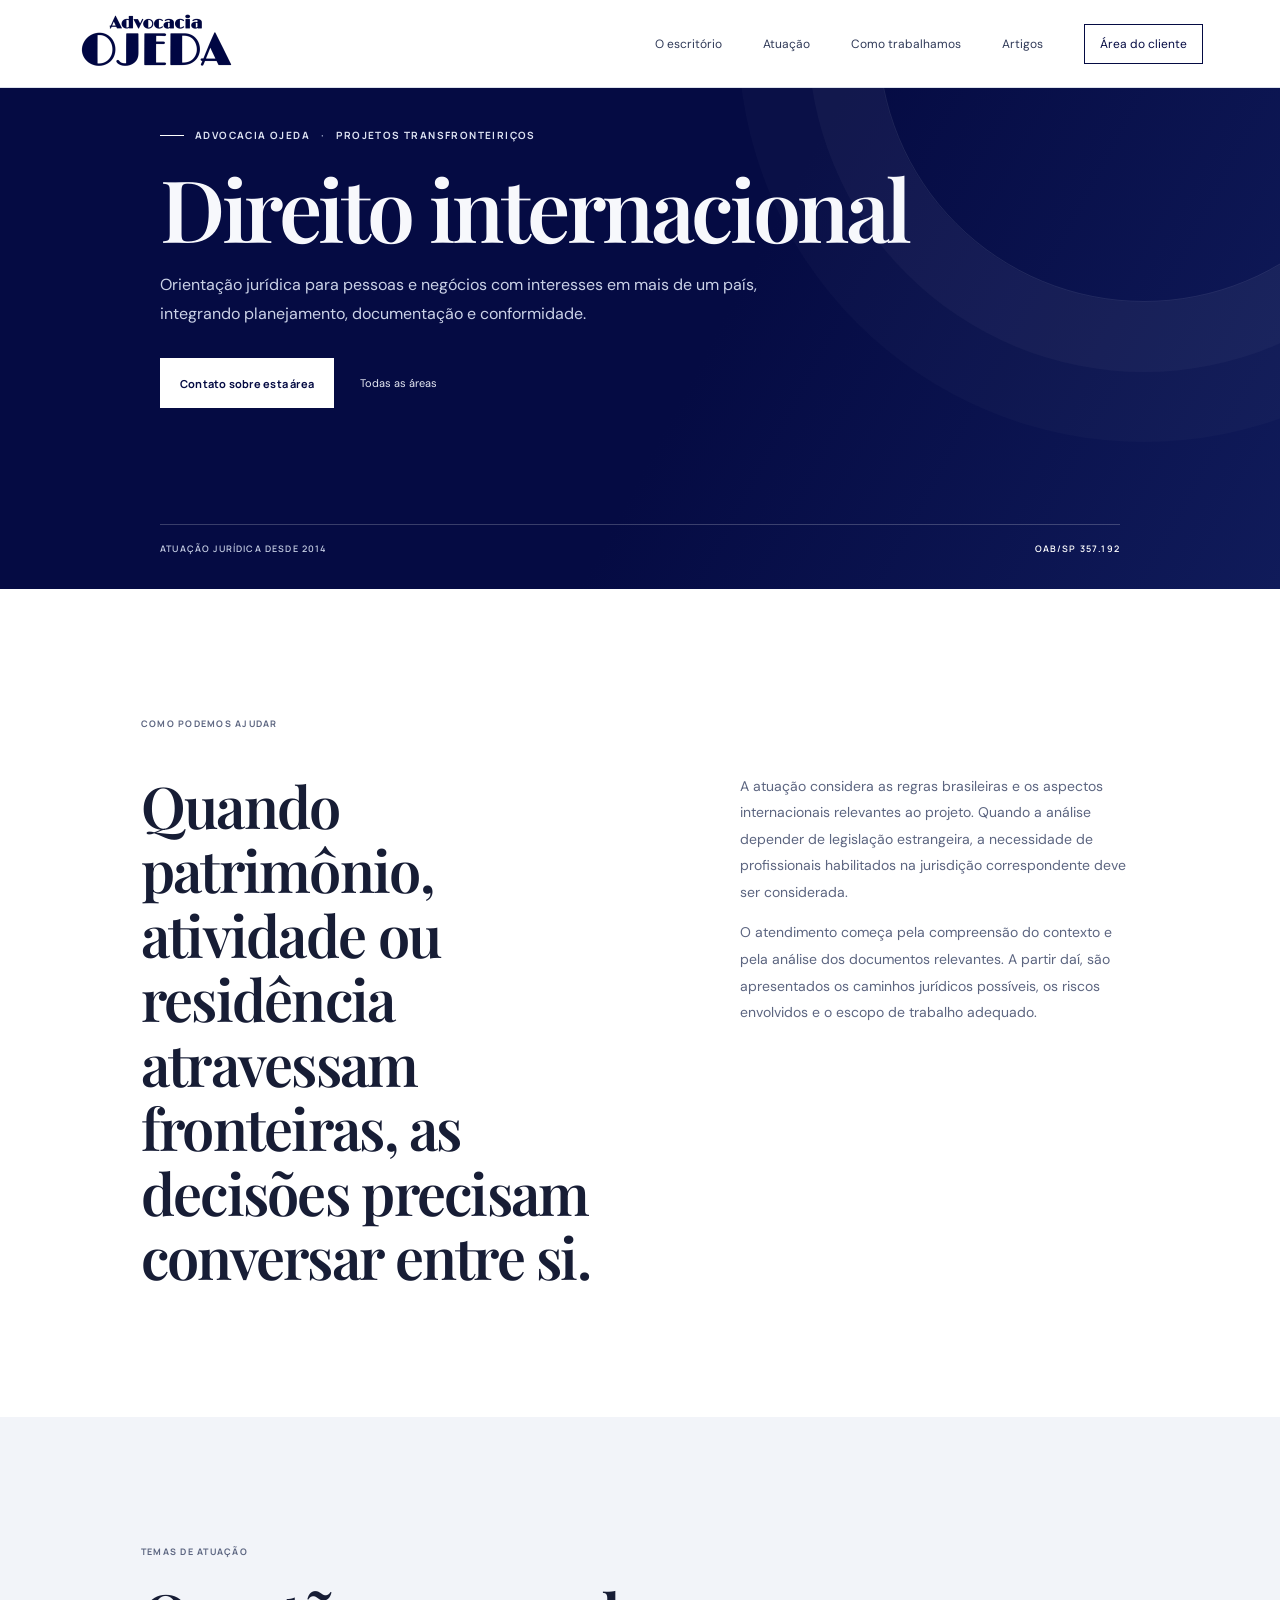
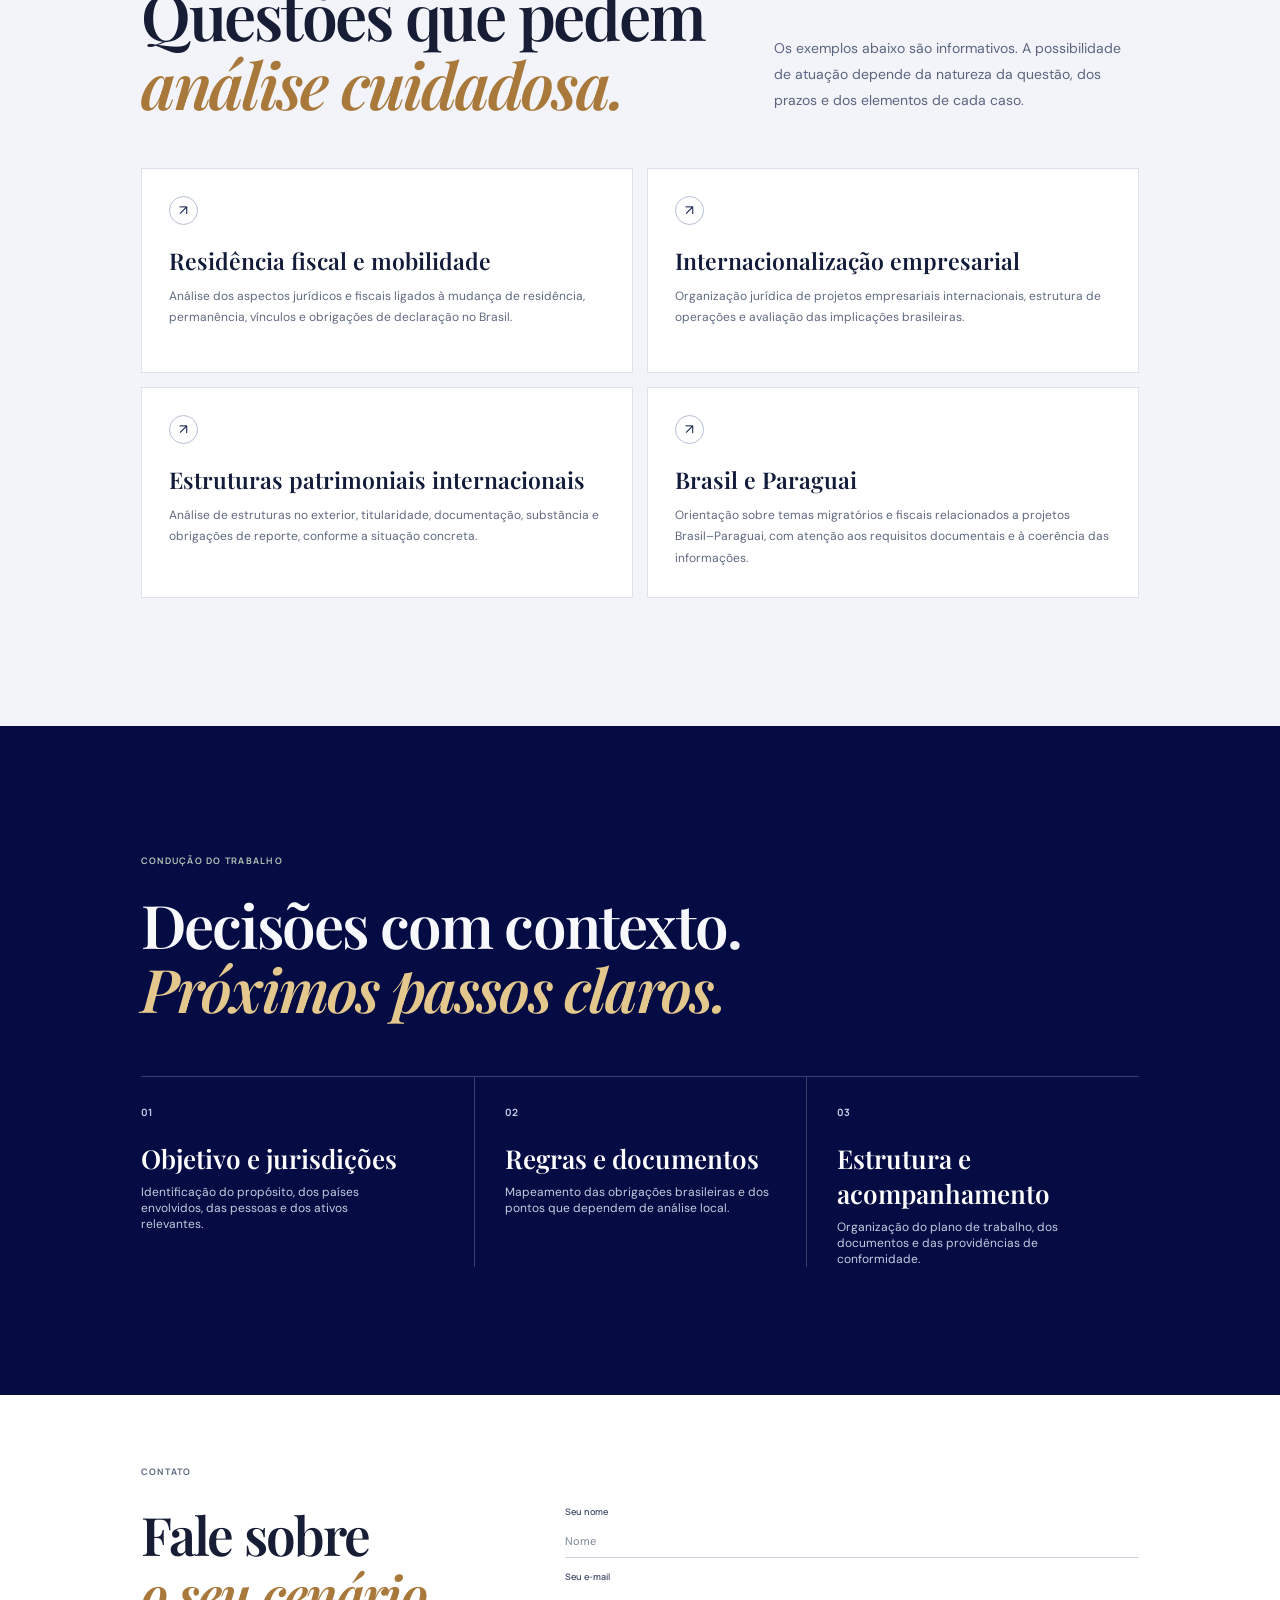
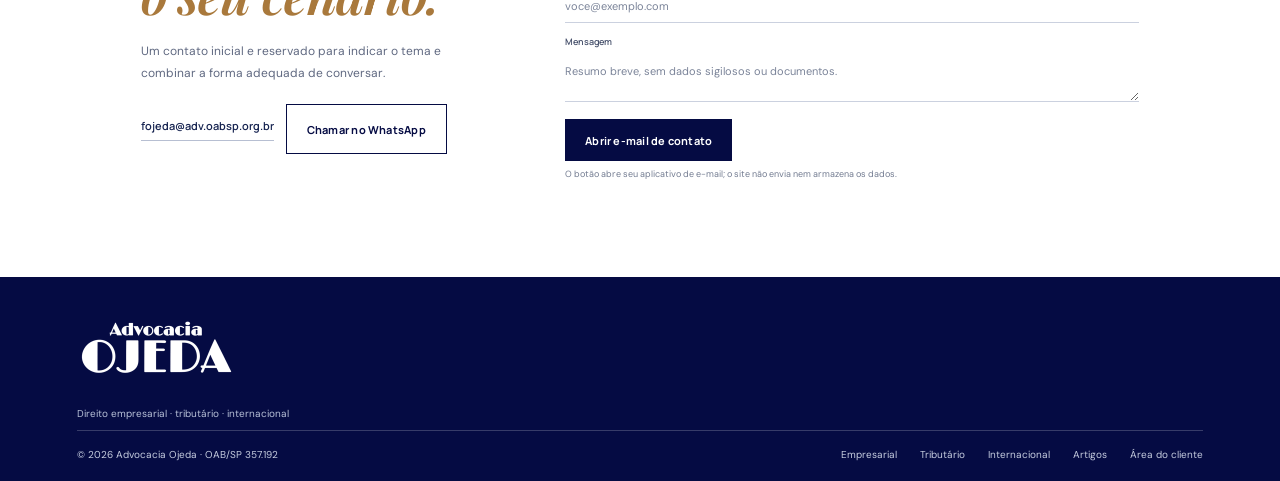
<file: internacional.html>
<!doctype html>
<html lang="pt-BR">
<head>
  <meta charset="utf-8"><meta name="viewport" content="width=device-width, initial-scale=1">
  <meta name="theme-color" content="#050b43">
  <meta name="description" content="A atuação considera as regras brasileiras e os aspectos internacionais relevantes ao projeto. Quando a análise depender de legislação estrangeira, a necessidade de profissionais habilitados na jurisdição correspondente deve ser considerada.">
  <title>Direito internacional | Advocacia Ojeda</title>
  <link rel="canonical" href="https://advocaciaojeda.com/internacional.html">
  <link rel="icon" href="logo-opt.png" type="image/png">
  <link rel="preconnect" href="https://fonts.googleapis.com"><link rel="preconnect" href="https://fonts.gstatic.com" crossorigin>
  <link href="https://fonts.googleapis.com/css2?family=DM+Sans:wght@400;500;600;700&family=Manrope:wght@400;500;600;700;800&family=Playfair+Display:wght@500;600;700&display=swap" rel="stylesheet">
  <link rel="stylesheet" href="styles.css">
</head>
<body class="detail-page">
  <a class="skip-link" href="#conteudo">Pular para o conteúdo</a>
  <header class="site-header" id="topo">
    <a class="brand" href="index.html" aria-label="Advocacia Ojeda, início"><img class="brand-logo" src="logo-opt.png" alt="Advocacia Ojeda"></a>
    <button class="menu-toggle" type="button" aria-expanded="false" aria-controls="menu-principal" aria-label="Abrir menu"><span></span><span></span></button>
    <nav class="main-nav" id="menu-principal" aria-label="Navegação principal">
      <a href="index.html#escritorio">O escritório</a><a href="index.html#atuacao">Atuação</a><a href="index.html#metodo">Como trabalhamos</a><a href="blog.html">Artigos</a>
      <a class="nav-client" href="clientes.html">Área do cliente <span aria-hidden="true">↗</span></a>
    </nav>
  </header>
  <main id="conteudo">
    <section class="detail-hero">
      <div class="detail-hero-inner">
        <p class="eyebrow"><span></span> Advocacia Ojeda <i>·</i> Projetos transfronteiriços</p>
        <h1>Direito internacional</h1>
        <p class="detail-lead">Orientação jurídica para pessoas e negócios com interesses em mais de um país, integrando planejamento, documentação e conformidade.</p>
        <div class="detail-hero-actions"><a class="button button-light" href="#contato">Contato sobre esta área <span aria-hidden="true">↗</span></a><a class="text-link" href="index.html#atuacao">Todas as áreas <span aria-hidden="true">←</span></a></div>
        <div class="detail-index">Atuação jurídica desde 2014 <span>OAB/SP 357.192</span></div>
      </div>
    </section>
    <section class="detail-intro section">
      <div class="section-kicker"><span>01</span><span>Como podemos ajudar</span></div>
      <div class="detail-intro-grid"><h2>Quando patrimônio, atividade ou residência atravessam fronteiras, as decisões precisam conversar entre si.</h2><div><p>A atuação considera as regras brasileiras e os aspectos internacionais relevantes ao projeto. Quando a análise depender de legislação estrangeira, a necessidade de profissionais habilitados na jurisdição correspondente deve ser considerada.</p><p>O atendimento começa pela compreensão do contexto e pela análise dos documentos relevantes. A partir daí, são apresentados os caminhos jurídicos possíveis, os riscos envolvidos e o escopo de trabalho adequado.</p></div></div>
    </section>
    <section class="detail-topics section">
      <div class="section-heading"><div><div class="section-kicker"><span>02</span><span>Temas de atuação</span></div><h2>Questões que pedem<br><em>análise cuidadosa.</em></h2></div><p>Os exemplos abaixo são informativos. A possibilidade de atuação depende da natureza da questão, dos prazos e dos elementos de cada caso.</p></div>
      <div class="detail-card-grid"><article><span class="detail-card-mark" aria-hidden="true">↗</span><h3>Residência fiscal e mobilidade</h3><p>Análise dos aspectos jurídicos e fiscais ligados à mudança de residência, permanência, vínculos e obrigações de declaração no Brasil.</p></article>
        <article><span class="detail-card-mark" aria-hidden="true">↗</span><h3>Internacionalização empresarial</h3><p>Organização jurídica de projetos empresariais internacionais, estrutura de operações e avaliação das implicações brasileiras.</p></article>
        <article><span class="detail-card-mark" aria-hidden="true">↗</span><h3>Estruturas patrimoniais internacionais</h3><p>Análise de estruturas no exterior, titularidade, documentação, substância e obrigações de reporte, conforme a situação concreta.</p></article>
        <article><span class="detail-card-mark" aria-hidden="true">↗</span><h3>Brasil e Paraguai</h3><p>Orientação sobre temas migratórios e fiscais relacionados a projetos Brasil–Paraguai, com atenção aos requisitos documentais e à coerência das informações.</p></article></div>
    </section>
    <section class="detail-process section">
      <div class="section-kicker section-kicker-light"><span>03</span><span>Condução do trabalho</span></div>
      <h2>Decisões com contexto.<br><em>Próximos passos claros.</em></h2>
      <div class="steps"><article><span>01</span><h3>Objetivo e jurisdições</h3><p>Identificação do propósito, dos países envolvidos, das pessoas e dos ativos relevantes.</p></article>
        <article><span>02</span><h3>Regras e documentos</h3><p>Mapeamento das obrigações brasileiras e dos pontos que dependem de análise local.</p></article>
        <article><span>03</span><h3>Estrutura e acompanhamento</h3><p>Organização do plano de trabalho, dos documentos e das providências de conformidade.</p></article></div>
    </section>
    <section class="contact section contact-compact" id="contato">
      <div class="section-kicker"><span>04</span><span>Contato</span></div>
      <div class="contact-grid"><div><h2>Fale sobre<br><em>o seu cenário.</em></h2><p>Um contato inicial e reservado para indicar o tema e combinar a forma adequada de conversar.</p><div class="contact-actions"><a class="contact-email" href="mailto:fojeda@adv.oabsp.org.br">fojeda@adv.oabsp.org.br <span aria-hidden="true">↗</span></a><a class="button button-whatsapp" href="https://wa.me/5511988274861" target="_blank" rel="noopener noreferrer">Chamar no WhatsApp <span aria-hidden="true">↗</span></a></div></div>
      <form class="contact-form" id="contact-form"><input type="hidden" name="subject" value="Direito internacional"><label>Seu nome<input name="name" autocomplete="name" required placeholder="Nome"></label><label>Seu e-mail<input name="email" type="email" autocomplete="email" required placeholder="voce@exemplo.com"></label><label>Mensagem<textarea name="message" rows="2" placeholder="Resumo breve, sem dados sigilosos ou documentos."></textarea></label><button class="button button-dark" type="submit">Abrir e-mail de contato</button><p class="form-note">O botão abre seu aplicativo de e-mail; o site não envia nem armazena os dados.</p><p class="form-feedback" id="form-feedback" role="status" aria-live="polite"></p></form></div>
    </section>
  </main>
  <footer class="site-footer"><a class="brand brand-footer" href="index.html" aria-label="Advocacia Ojeda"><img class="brand-logo" src="logo-opt.png" alt="Advocacia Ojeda"></a><p>Direito empresarial · tributário · internacional</p><div class="footer-bottom"><span>© <span id="year">2026</span> Advocacia Ojeda · OAB/SP 357.192</span><a href="empresarial.html">Empresarial</a><a href="tributario.html">Tributário</a><a href="internacional.html">Internacional</a><a href="blog.html">Artigos</a><a href="clientes.html">Área do cliente</a></div></footer>
  <script src="script.js" defer></script>
</body>
</html>
</file>
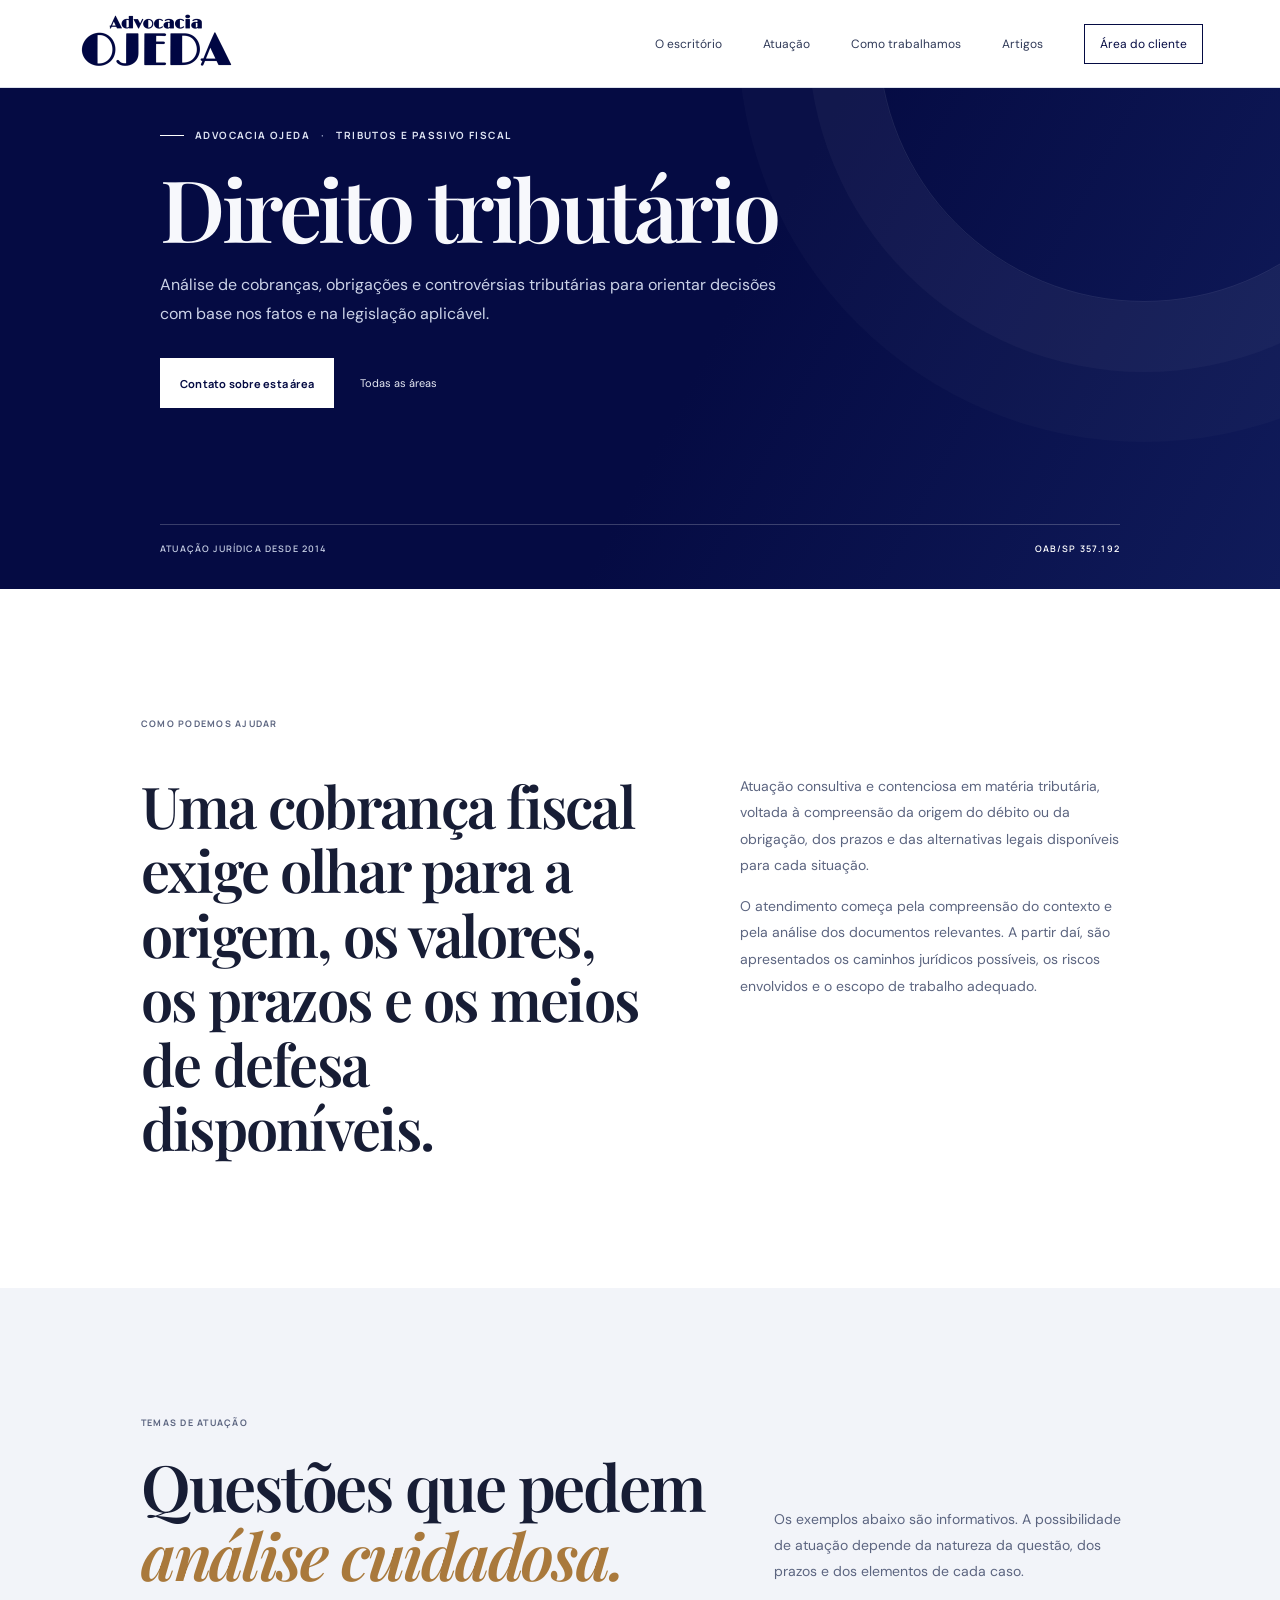
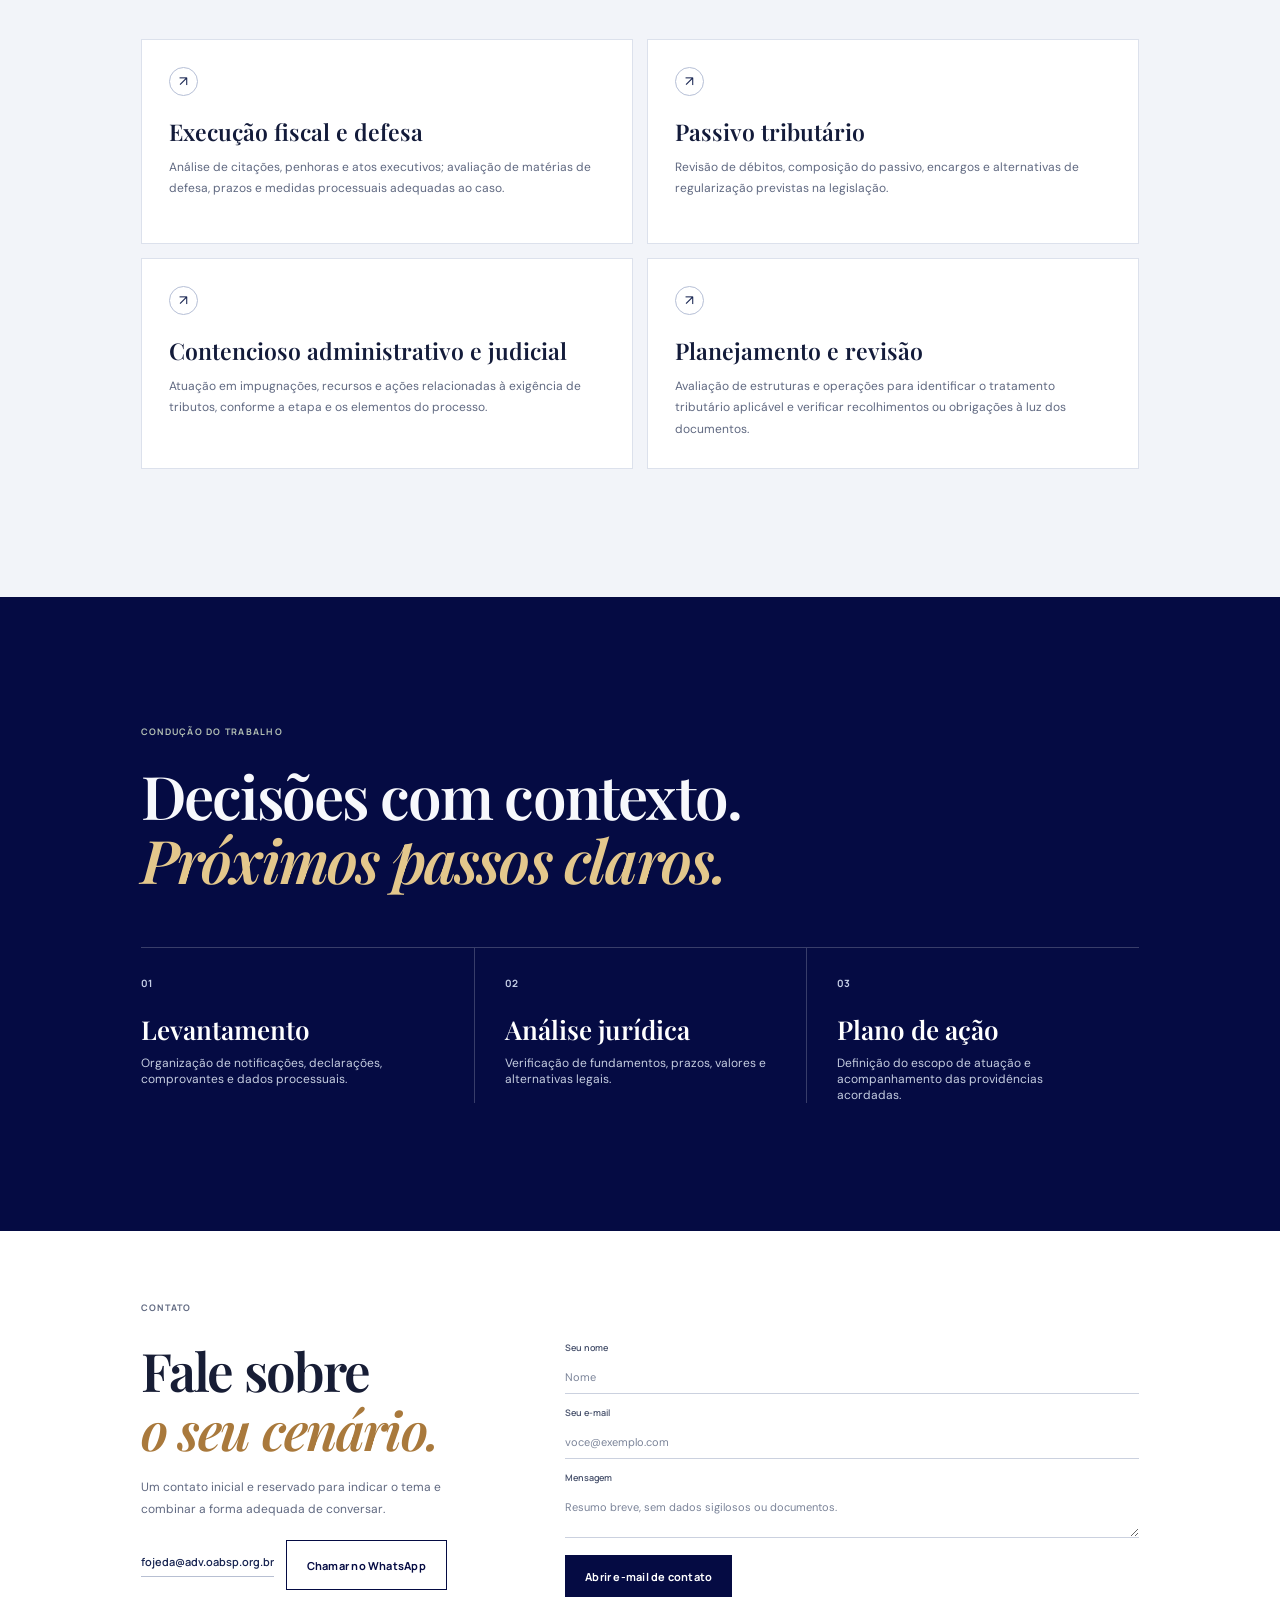
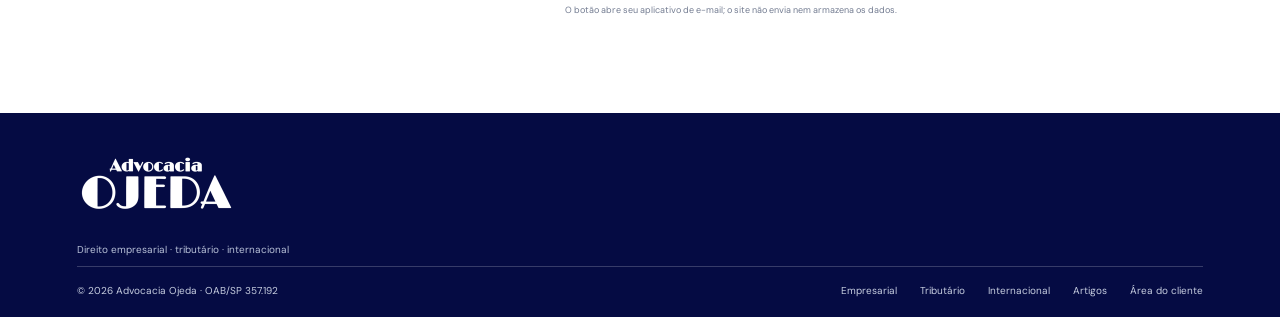
<file: tributario.html>
<!doctype html>
<html lang="pt-BR">
<head>
  <meta charset="utf-8"><meta name="viewport" content="width=device-width, initial-scale=1">
  <meta name="theme-color" content="#050b43">
  <meta name="description" content="Atuação consultiva e contenciosa em matéria tributária, voltada à compreensão da origem do débito ou da obrigação, dos prazos e das alternativas legais disponíveis para cada situação.">
  <title>Direito tributário | Advocacia Ojeda</title>
  <link rel="canonical" href="https://advocaciaojeda.com/tributario.html">
  <link rel="icon" href="logo-opt.png" type="image/png">
  <link rel="preconnect" href="https://fonts.googleapis.com"><link rel="preconnect" href="https://fonts.gstatic.com" crossorigin>
  <link href="https://fonts.googleapis.com/css2?family=DM+Sans:wght@400;500;600;700&family=Manrope:wght@400;500;600;700;800&family=Playfair+Display:wght@500;600;700&display=swap" rel="stylesheet">
  <link rel="stylesheet" href="styles.css">
</head>
<body class="detail-page">
  <a class="skip-link" href="#conteudo">Pular para o conteúdo</a>
  <header class="site-header" id="topo">
    <a class="brand" href="index.html" aria-label="Advocacia Ojeda, início"><img class="brand-logo" src="logo-opt.png" alt="Advocacia Ojeda"></a>
    <button class="menu-toggle" type="button" aria-expanded="false" aria-controls="menu-principal" aria-label="Abrir menu"><span></span><span></span></button>
    <nav class="main-nav" id="menu-principal" aria-label="Navegação principal">
      <a href="index.html#escritorio">O escritório</a><a href="index.html#atuacao">Atuação</a><a href="index.html#metodo">Como trabalhamos</a><a href="blog.html">Artigos</a>
      <a class="nav-client" href="clientes.html">Área do cliente <span aria-hidden="true">↗</span></a>
    </nav>
  </header>
  <main id="conteudo">
    <section class="detail-hero">
      <div class="detail-hero-inner">
        <p class="eyebrow"><span></span> Advocacia Ojeda <i>·</i> Tributos e passivo fiscal</p>
        <h1>Direito tributário</h1>
        <p class="detail-lead">Análise de cobranças, obrigações e controvérsias tributárias para orientar decisões com base nos fatos e na legislação aplicável.</p>
        <div class="detail-hero-actions"><a class="button button-light" href="#contato">Contato sobre esta área <span aria-hidden="true">↗</span></a><a class="text-link" href="index.html#atuacao">Todas as áreas <span aria-hidden="true">←</span></a></div>
        <div class="detail-index">Atuação jurídica desde 2014 <span>OAB/SP 357.192</span></div>
      </div>
    </section>
    <section class="detail-intro section">
      <div class="section-kicker"><span>01</span><span>Como podemos ajudar</span></div>
      <div class="detail-intro-grid"><h2>Uma cobrança fiscal exige olhar para a origem, os valores, os prazos e os meios de defesa disponíveis.</h2><div><p>Atuação consultiva e contenciosa em matéria tributária, voltada à compreensão da origem do débito ou da obrigação, dos prazos e das alternativas legais disponíveis para cada situação.</p><p>O atendimento começa pela compreensão do contexto e pela análise dos documentos relevantes. A partir daí, são apresentados os caminhos jurídicos possíveis, os riscos envolvidos e o escopo de trabalho adequado.</p></div></div>
    </section>
    <section class="detail-topics section">
      <div class="section-heading"><div><div class="section-kicker"><span>02</span><span>Temas de atuação</span></div><h2>Questões que pedem<br><em>análise cuidadosa.</em></h2></div><p>Os exemplos abaixo são informativos. A possibilidade de atuação depende da natureza da questão, dos prazos e dos elementos de cada caso.</p></div>
      <div class="detail-card-grid"><article><span class="detail-card-mark" aria-hidden="true">↗</span><h3>Execução fiscal e defesa</h3><p>Análise de citações, penhoras e atos executivos; avaliação de matérias de defesa, prazos e medidas processuais adequadas ao caso.</p></article>
        <article><span class="detail-card-mark" aria-hidden="true">↗</span><h3>Passivo tributário</h3><p>Revisão de débitos, composição do passivo, encargos e alternativas de regularização previstas na legislação.</p></article>
        <article><span class="detail-card-mark" aria-hidden="true">↗</span><h3>Contencioso administrativo e judicial</h3><p>Atuação em impugnações, recursos e ações relacionadas à exigência de tributos, conforme a etapa e os elementos do processo.</p></article>
        <article><span class="detail-card-mark" aria-hidden="true">↗</span><h3>Planejamento e revisão</h3><p>Avaliação de estruturas e operações para identificar o tratamento tributário aplicável e verificar recolhimentos ou obrigações à luz dos documentos.</p></article></div>
    </section>
    <section class="detail-process section">
      <div class="section-kicker section-kicker-light"><span>03</span><span>Condução do trabalho</span></div>
      <h2>Decisões com contexto.<br><em>Próximos passos claros.</em></h2>
      <div class="steps"><article><span>01</span><h3>Levantamento</h3><p>Organização de notificações, declarações, comprovantes e dados processuais.</p></article>
        <article><span>02</span><h3>Análise jurídica</h3><p>Verificação de fundamentos, prazos, valores e alternativas legais.</p></article>
        <article><span>03</span><h3>Plano de ação</h3><p>Definição do escopo de atuação e acompanhamento das providências acordadas.</p></article></div>
    </section>
    <section class="contact section contact-compact" id="contato">
      <div class="section-kicker"><span>04</span><span>Contato</span></div>
      <div class="contact-grid"><div><h2>Fale sobre<br><em>o seu cenário.</em></h2><p>Um contato inicial e reservado para indicar o tema e combinar a forma adequada de conversar.</p><div class="contact-actions"><a class="contact-email" href="mailto:fojeda@adv.oabsp.org.br">fojeda@adv.oabsp.org.br <span aria-hidden="true">↗</span></a><a class="button button-whatsapp" href="https://wa.me/5511988274861" target="_blank" rel="noopener noreferrer">Chamar no WhatsApp <span aria-hidden="true">↗</span></a></div></div>
      <form class="contact-form" id="contact-form"><input type="hidden" name="subject" value="Direito tributário"><label>Seu nome<input name="name" autocomplete="name" required placeholder="Nome"></label><label>Seu e-mail<input name="email" type="email" autocomplete="email" required placeholder="voce@exemplo.com"></label><label>Mensagem<textarea name="message" rows="2" placeholder="Resumo breve, sem dados sigilosos ou documentos."></textarea></label><button class="button button-dark" type="submit">Abrir e-mail de contato</button><p class="form-note">O botão abre seu aplicativo de e-mail; o site não envia nem armazena os dados.</p><p class="form-feedback" id="form-feedback" role="status" aria-live="polite"></p></form></div>
    </section>
  </main>
  <footer class="site-footer"><a class="brand brand-footer" href="index.html" aria-label="Advocacia Ojeda"><img class="brand-logo" src="logo-opt.png" alt="Advocacia Ojeda"></a><p>Direito empresarial · tributário · internacional</p><div class="footer-bottom"><span>© <span id="year">2026</span> Advocacia Ojeda · OAB/SP 357.192</span><a href="empresarial.html">Empresarial</a><a href="tributario.html">Tributário</a><a href="internacional.html">Internacional</a><a href="blog.html">Artigos</a><a href="clientes.html">Área do cliente</a></div></footer>
  <script src="script.js" defer></script>
</body>
</html>
</file>
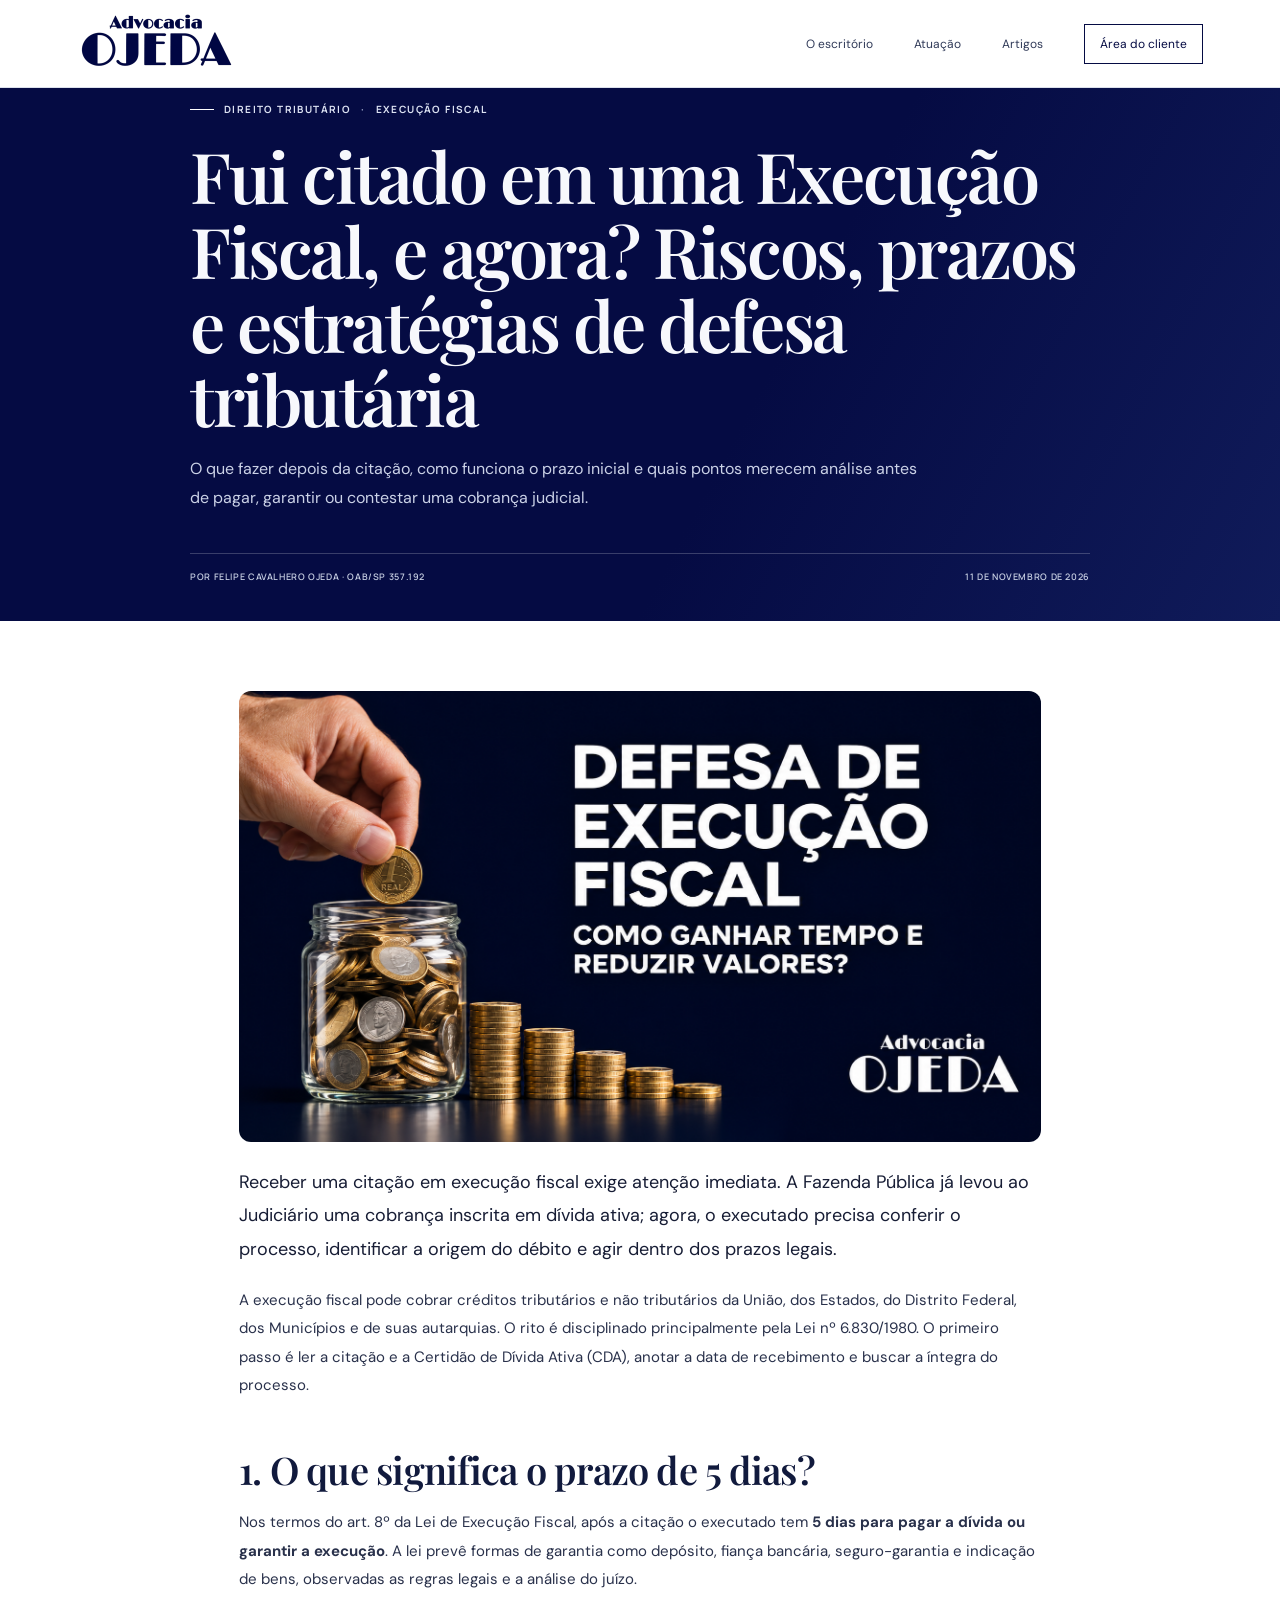
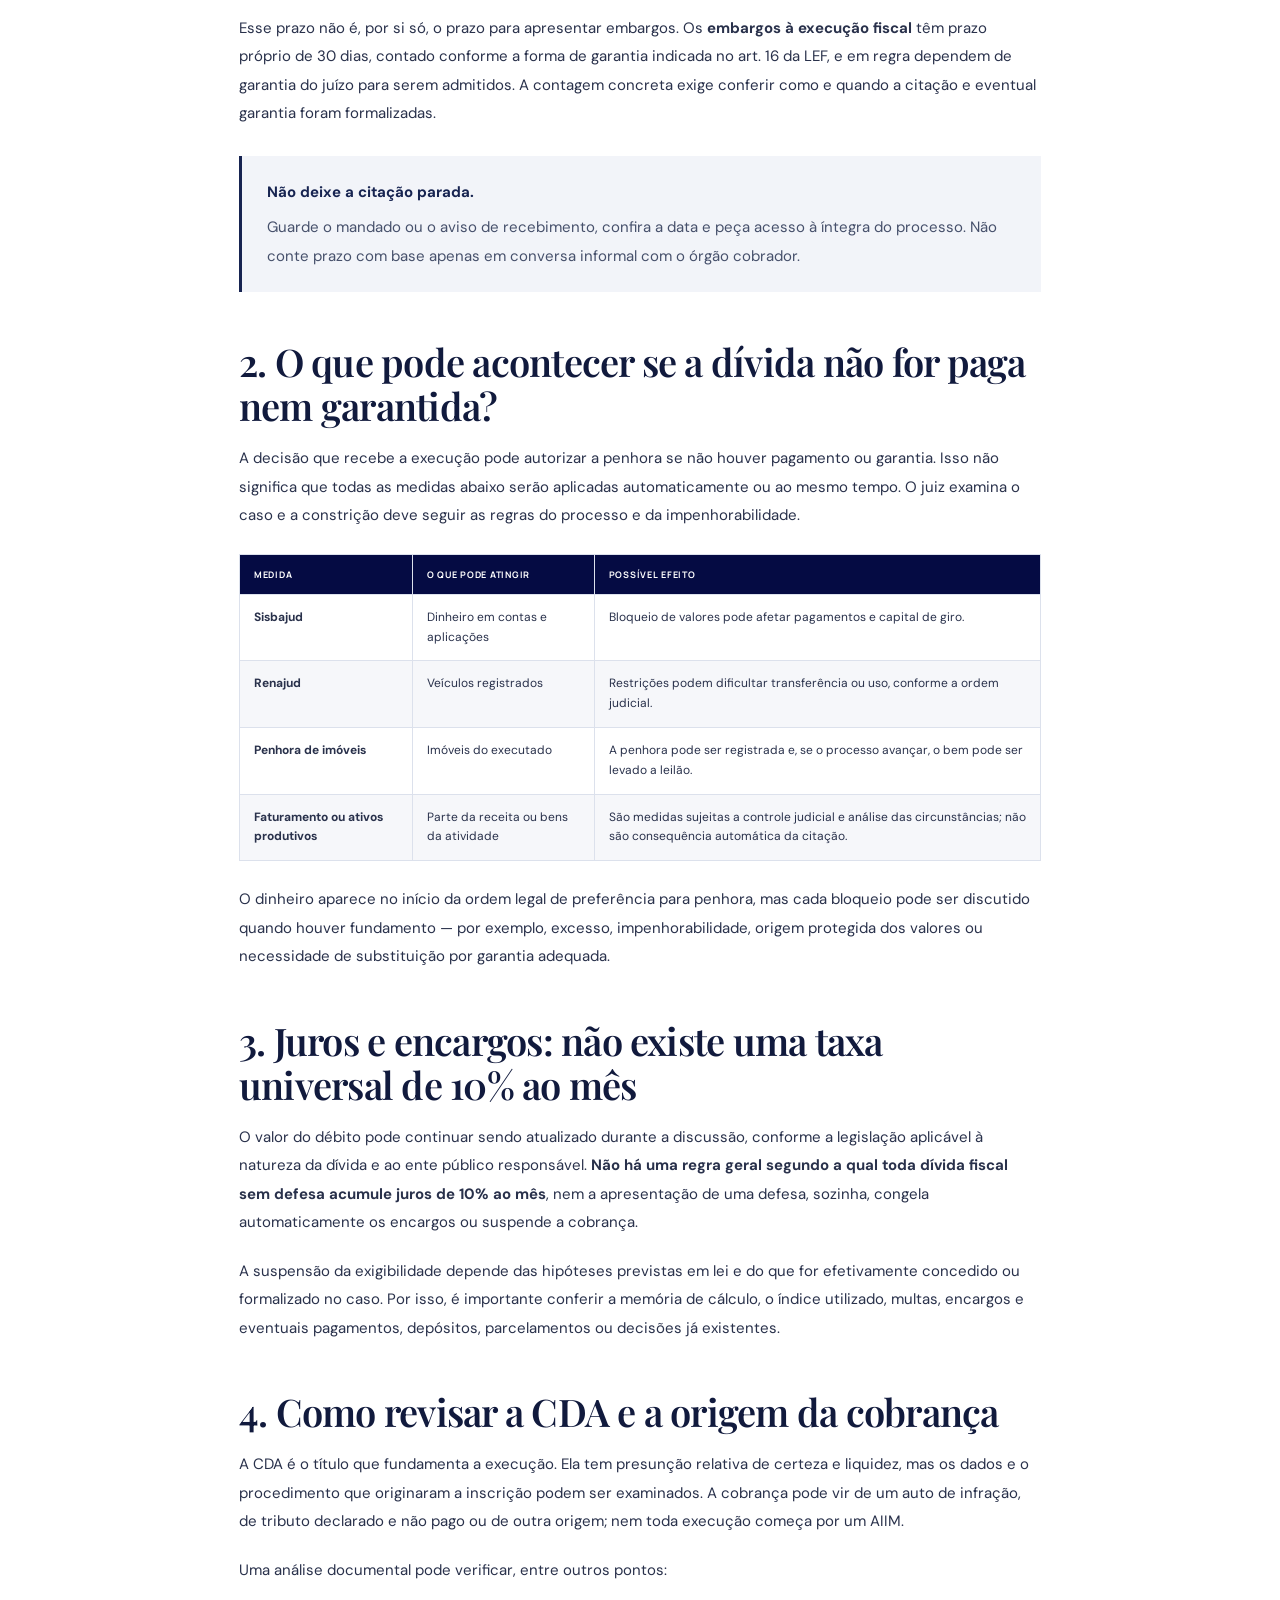
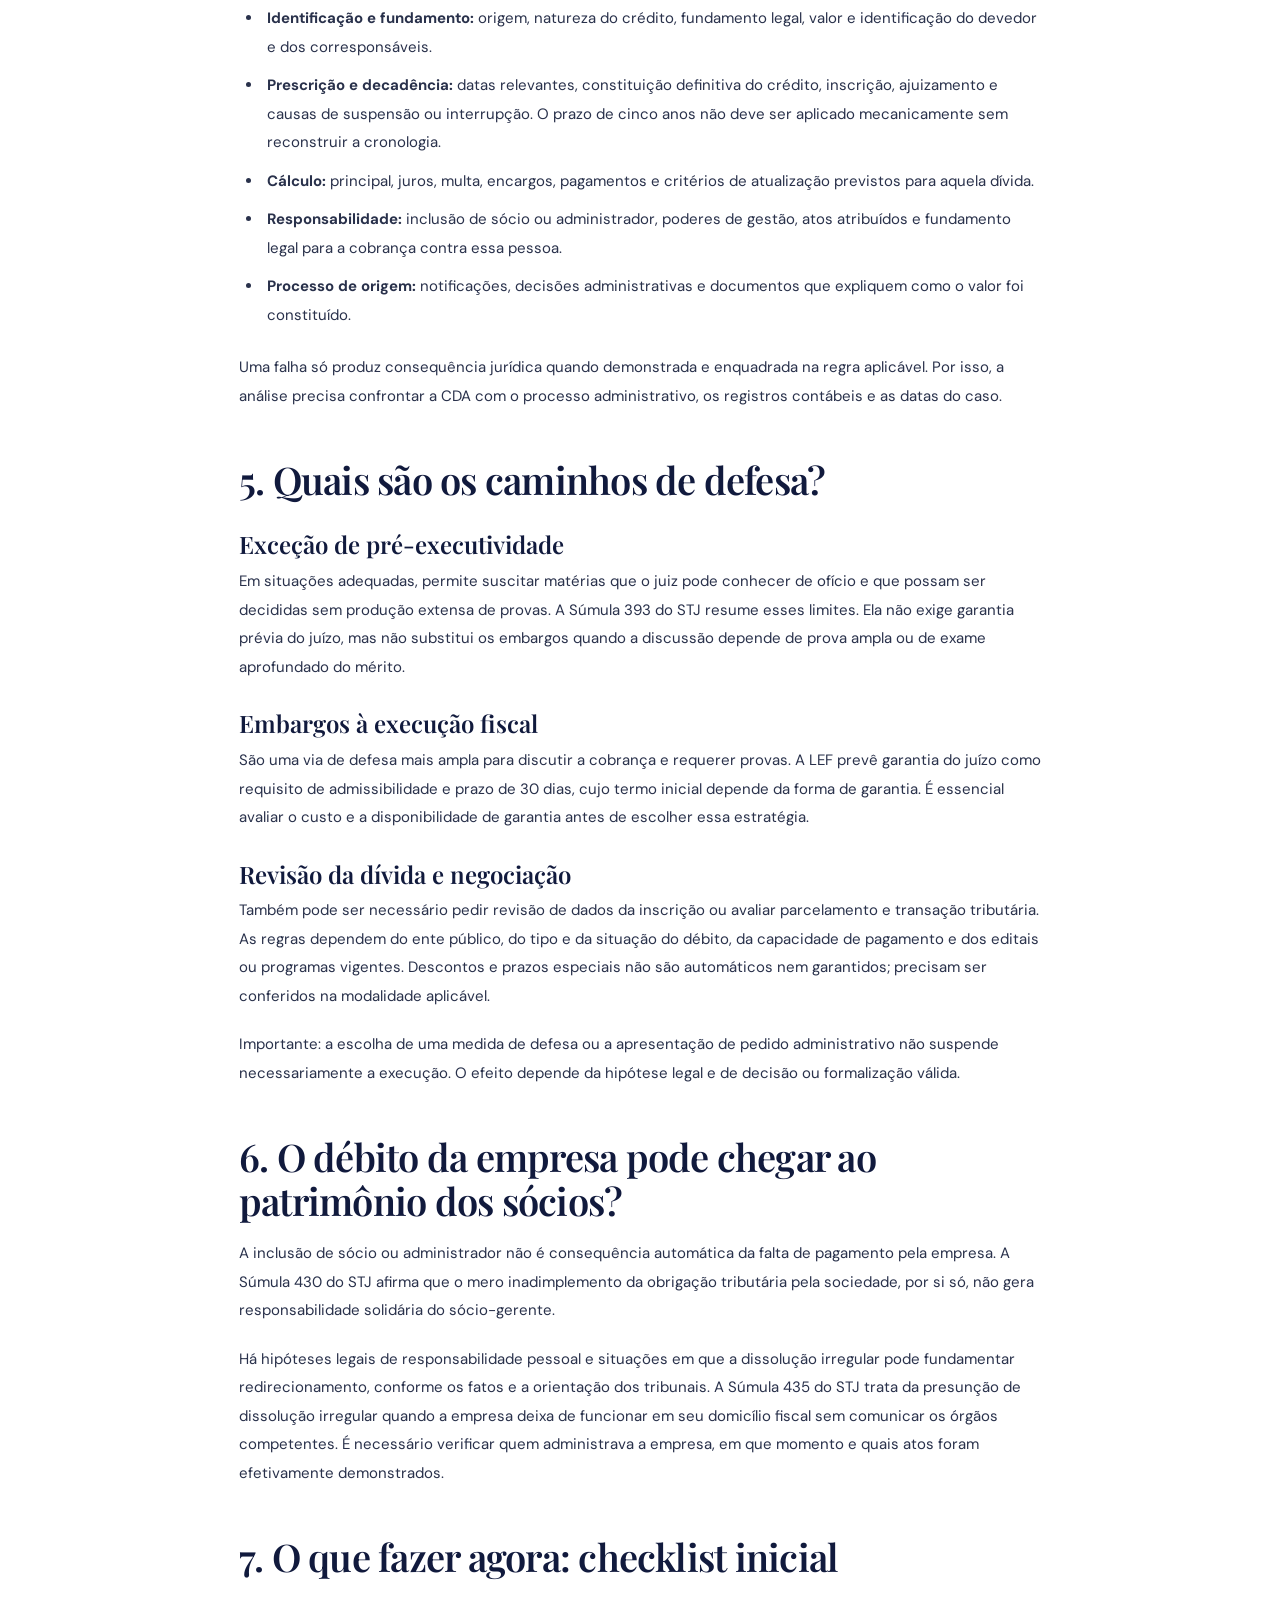
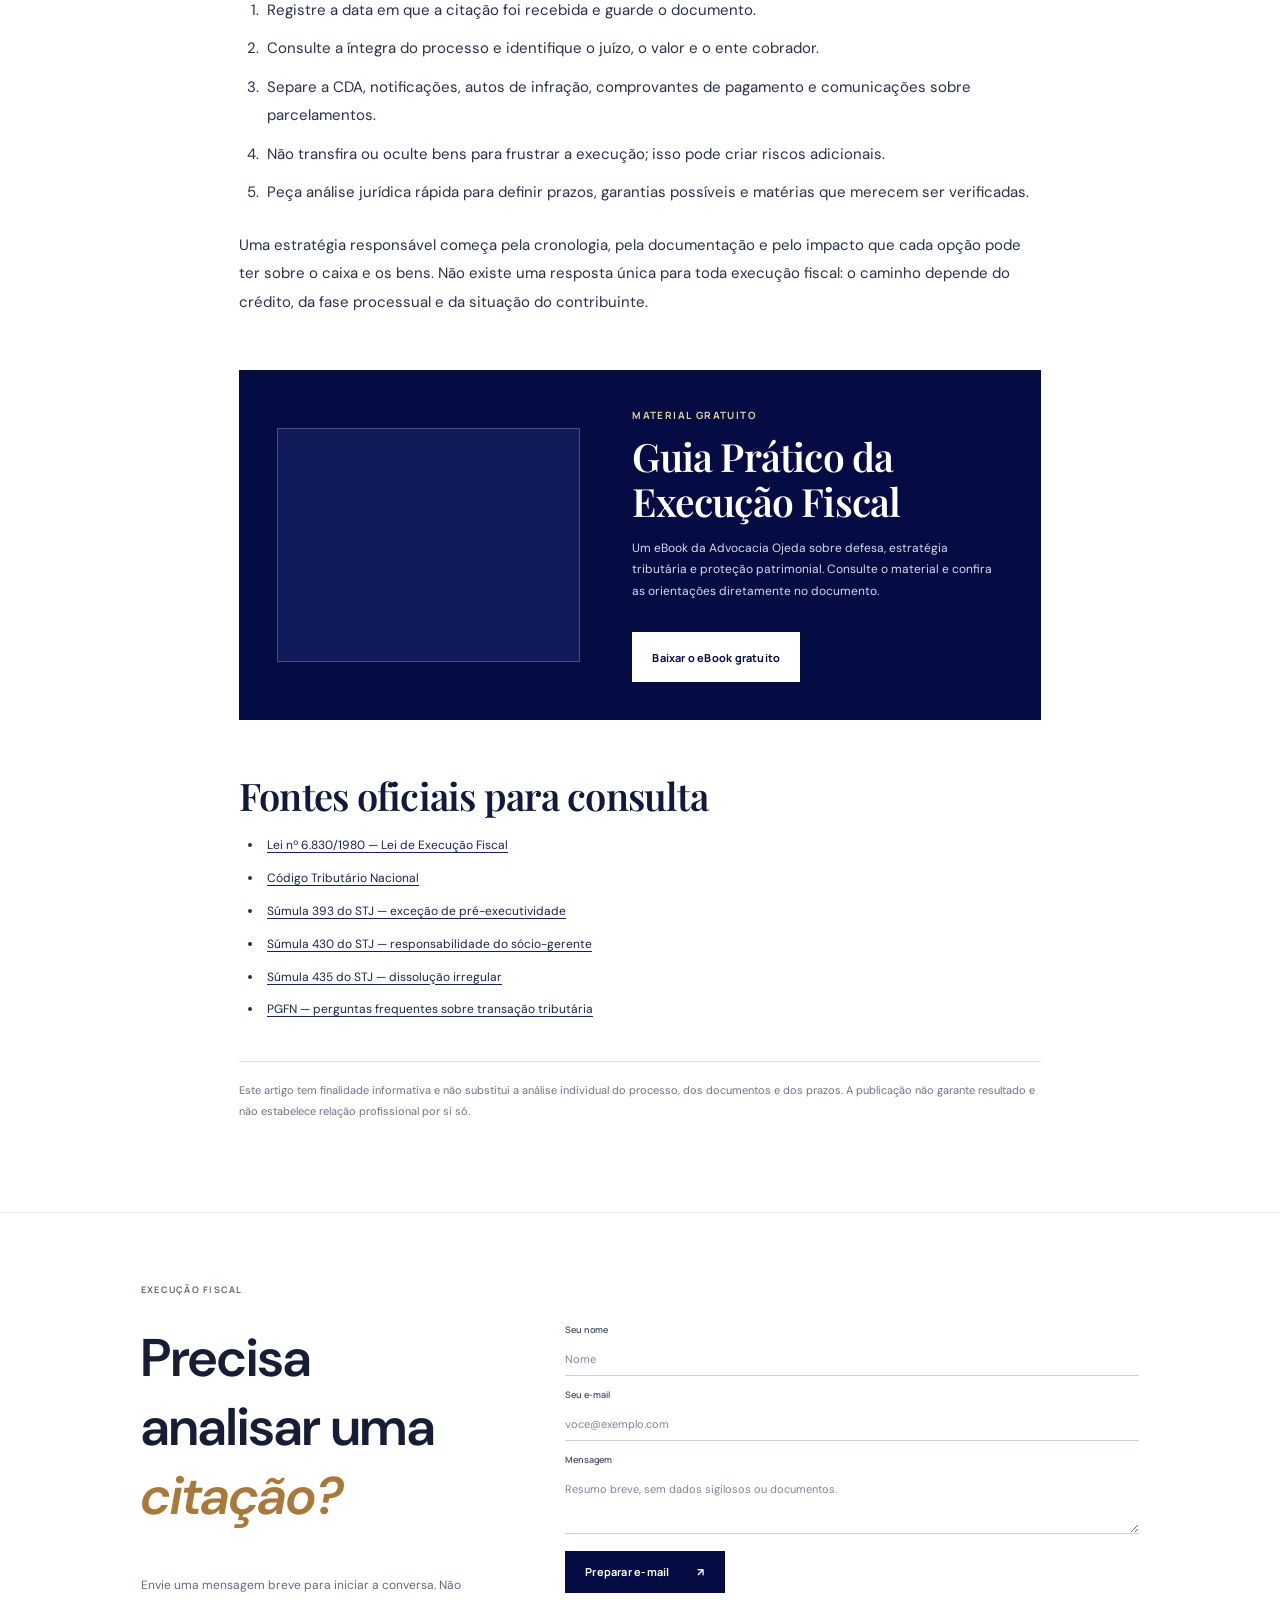
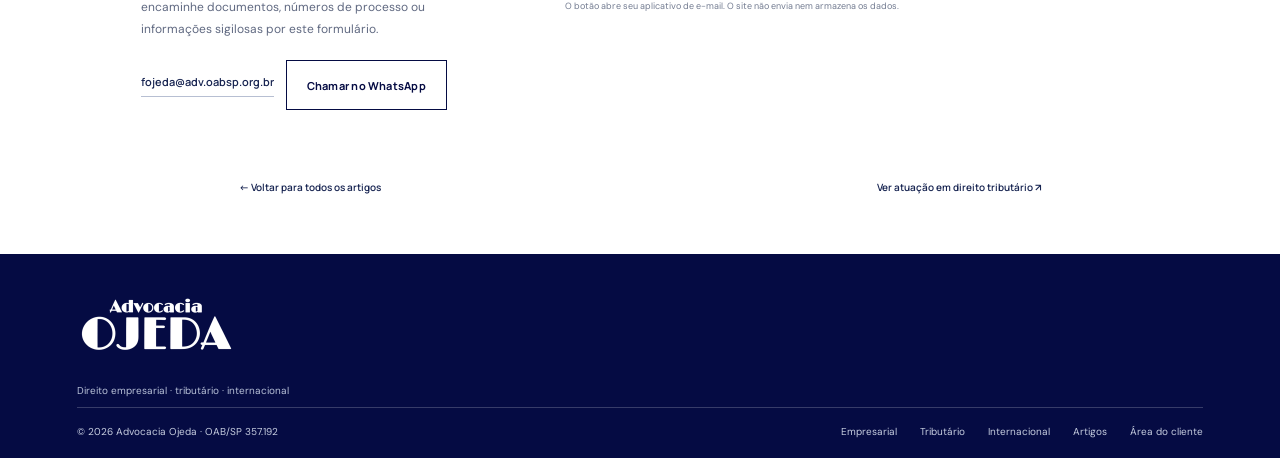
<file: artigos/execucao-fiscal.html>
<!doctype html>
<html lang="pt-BR">
<head>
  <meta charset="utf-8"><meta name="viewport" content="width=device-width, initial-scale=1">
  <meta name="theme-color" content="#050b43">
  <meta name="description" content="Recebeu citação em execução fiscal? Veja o prazo de 5 dias, quando há penhora, as defesas possíveis e como analisar a CDA e o passivo tributário.">
  <meta property="og:type" content="article">
  <meta property="og:title" content="Fui citado em uma execução fiscal: o que fazer?">
  <meta property="og:description" content="Prazos, riscos de penhora e estratégias jurídicas para avaliar uma execução fiscal.">
  <meta property="article:published_time" content="2026-11-11">
  <link rel="canonical" href="https://advocaciaojeda.com/artigos/execucao-fiscal.html">
  <link rel="icon" href="../logo-opt.png" type="image/png">
  <link rel="canonical" href="https://advocaciaojeda.com/artigos/execucao-fiscal.html">
  <title>Fui citado em uma execução fiscal: prazos e defesas | Advocacia Ojeda</title>
  <link rel="preconnect" href="https://fonts.googleapis.com"><link rel="preconnect" href="https://fonts.gstatic.com" crossorigin>
  <link href="https://fonts.googleapis.com/css2?family=DM+Sans:wght@400;500;600;700&family=Manrope:wght@400;500;600;700;800&family=Playfair+Display:wght@500;600;700&display=swap" rel="stylesheet">
  <link rel="stylesheet" href="../styles.css">
  <script type="application/ld+json">
  {"@context":"https://schema.org","@type":"Article","headline":"Fui citado em uma execução fiscal: riscos, prazos e estratégias de defesa tributária","description":"Prazos da citação, riscos de penhora e caminhos de defesa em execuções fiscais.","datePublished":"2026-11-11","dateModified":"2026-11-11","author":{"@type":"Person","name":"Felipe Cavalhero Ojeda","jobTitle":"Advogado","identifier":"OAB/SP 357.192"},"publisher":{"@type":"Organization","name":"Advocacia Ojeda","url":"https://advocaciaojeda.com"},"mainEntityOfPage":"https://advocaciaojeda.com/artigos/execucao-fiscal.html"}
  </script>
</head>
<body class="article-page">
  <a class="skip-link" href="#conteudo">Pular para o conteúdo</a>
  <header class="site-header" id="topo">
    <a class="brand" href="../index.html" aria-label="Advocacia Ojeda, início"><img class="brand-logo" src="../logo-opt.png" alt="Advocacia Ojeda"></a>
    <button class="menu-toggle" type="button" aria-expanded="false" aria-controls="menu-principal" aria-label="Abrir menu"><span></span><span></span></button>
    <nav class="main-nav" id="menu-principal" aria-label="Navegação principal">
      <a href="../index.html#escritorio">O escritório</a><a href="../index.html#atuacao">Atuação</a><a href="../blog.html" aria-current="page">Artigos</a>
      <a class="nav-client" href="../clientes.html">Área do cliente <span aria-hidden="true">↗</span></a>
    </nav>
  </header>
  <main id="conteudo">
    <header class="article-hero">
      <div class="article-hero-inner">
        <p class="eyebrow"><span></span> Direito tributário <i>·</i> Execução fiscal</p>
        <h1>Fui citado em uma Execução Fiscal, e agora? Riscos, prazos e estratégias de defesa tributária</h1>
        <p class="article-deck">O que fazer depois da citação, como funciona o prazo inicial e quais pontos merecem análise antes de pagar, garantir ou contestar uma cobrança judicial.</p>
        <div class="article-byline"><span>Por Felipe Cavalhero Ojeda · OAB/SP 357.192</span><time datetime="2026-11-11">11 de novembro de 2026</time></div>
      </div>
    </header>
    <article class="article-body">
      <img src="../execucao-fiscal-banner.png.png" alt="Defesa de execução fiscal: como ganhar tempo e reduzir valores? Advocacia Ojeda." style="display:block;width:100%;height:auto;margin-bottom:1.5rem;border-radius:12px;">
      <p class="article-lead">Receber uma citação em execução fiscal exige atenção imediata. A Fazenda Pública já levou ao Judiciário uma cobrança inscrita em dívida ativa; agora, o executado precisa conferir o processo, identificar a origem do débito e agir dentro dos prazos legais.</p>
      <p>A execução fiscal pode cobrar créditos tributários e não tributários da União, dos Estados, do Distrito Federal, dos Municípios e de suas autarquias. O rito é disciplinado principalmente pela Lei nº 6.830/1980. O primeiro passo é ler a citação e a Certidão de Dívida Ativa (CDA), anotar a data de recebimento e buscar a íntegra do processo.</p>

      <h2>1. O que significa o prazo de 5 dias?</h2>
      <p>Nos termos do art. 8º da Lei de Execução Fiscal, após a citação o executado tem <strong>5 dias para pagar a dívida ou garantir a execução</strong>. A lei prevê formas de garantia como depósito, fiança bancária, seguro-garantia e indicação de bens, observadas as regras legais e a análise do juízo.</p>
      <p>Esse prazo não é, por si só, o prazo para apresentar embargos. Os <strong>embargos à execução fiscal</strong> têm prazo próprio de 30 dias, contado conforme a forma de garantia indicada no art. 16 da LEF, e em regra dependem de garantia do juízo para serem admitidos. A contagem concreta exige conferir como e quando a citação e eventual garantia foram formalizadas.</p>
      <div class="article-callout"><strong>Não deixe a citação parada.</strong><p>Guarde o mandado ou o aviso de recebimento, confira a data e peça acesso à íntegra do processo. Não conte prazo com base apenas em conversa informal com o órgão cobrador.</p></div>

      <h2>2. O que pode acontecer se a dívida não for paga nem garantida?</h2>
      <p>A decisão que recebe a execução pode autorizar a penhora se não houver pagamento ou garantia. Isso não significa que todas as medidas abaixo serão aplicadas automaticamente ou ao mesmo tempo. O juiz examina o caso e a constrição deve seguir as regras do processo e da impenhorabilidade.</p>
      <div class="article-table-wrap"><table class="article-table">
        <thead><tr><th>Medida</th><th>O que pode atingir</th><th>Possível efeito</th></tr></thead>
        <tbody>
          <tr><td><strong>Sisbajud</strong></td><td>Dinheiro em contas e aplicações</td><td>Bloqueio de valores pode afetar pagamentos e capital de giro.</td></tr>
          <tr><td><strong>Renajud</strong></td><td>Veículos registrados</td><td>Restrições podem dificultar transferência ou uso, conforme a ordem judicial.</td></tr>
          <tr><td><strong>Penhora de imóveis</strong></td><td>Imóveis do executado</td><td>A penhora pode ser registrada e, se o processo avançar, o bem pode ser levado a leilão.</td></tr>
          <tr><td><strong>Faturamento ou ativos produtivos</strong></td><td>Parte da receita ou bens da atividade</td><td>São medidas sujeitas a controle judicial e análise das circunstâncias; não são consequência automática da citação.</td></tr>
        </tbody>
      </table></div>
      <p>O dinheiro aparece no início da ordem legal de preferência para penhora, mas cada bloqueio pode ser discutido quando houver fundamento — por exemplo, excesso, impenhorabilidade, origem protegida dos valores ou necessidade de substituição por garantia adequada.</p>

      <h2>3. Juros e encargos: não existe uma taxa universal de 10% ao mês</h2>
      <p>O valor do débito pode continuar sendo atualizado durante a discussão, conforme a legislação aplicável à natureza da dívida e ao ente público responsável. <strong>Não há uma regra geral segundo a qual toda dívida fiscal sem defesa acumule juros de 10% ao mês</strong>, nem a apresentação de uma defesa, sozinha, congela automaticamente os encargos ou suspende a cobrança.</p>
      <p>A suspensão da exigibilidade depende das hipóteses previstas em lei e do que for efetivamente concedido ou formalizado no caso. Por isso, é importante conferir a memória de cálculo, o índice utilizado, multas, encargos e eventuais pagamentos, depósitos, parcelamentos ou decisões já existentes.</p>

      <h2>4. Como revisar a CDA e a origem da cobrança</h2>
      <p>A CDA é o título que fundamenta a execução. Ela tem presunção relativa de certeza e liquidez, mas os dados e o procedimento que originaram a inscrição podem ser examinados. A cobrança pode vir de um auto de infração, de tributo declarado e não pago ou de outra origem; nem toda execução começa por um AIIM.</p>
      <p>Uma análise documental pode verificar, entre outros pontos:</p>
      <ul>
        <li><strong>Identificação e fundamento:</strong> origem, natureza do crédito, fundamento legal, valor e identificação do devedor e dos corresponsáveis.</li>
        <li><strong>Prescrição e decadência:</strong> datas relevantes, constituição definitiva do crédito, inscrição, ajuizamento e causas de suspensão ou interrupção. O prazo de cinco anos não deve ser aplicado mecanicamente sem reconstruir a cronologia.</li>
        <li><strong>Cálculo:</strong> principal, juros, multa, encargos, pagamentos e critérios de atualização previstos para aquela dívida.</li>
        <li><strong>Responsabilidade:</strong> inclusão de sócio ou administrador, poderes de gestão, atos atribuídos e fundamento legal para a cobrança contra essa pessoa.</li>
        <li><strong>Processo de origem:</strong> notificações, decisões administrativas e documentos que expliquem como o valor foi constituído.</li>
      </ul>
      <p>Uma falha só produz consequência jurídica quando demonstrada e enquadrada na regra aplicável. Por isso, a análise precisa confrontar a CDA com o processo administrativo, os registros contábeis e as datas do caso.</p>

      <h2>5. Quais são os caminhos de defesa?</h2>
      <h3>Exceção de pré-executividade</h3>
      <p>Em situações adequadas, permite suscitar matérias que o juiz pode conhecer de ofício e que possam ser decididas sem produção extensa de provas. A Súmula 393 do STJ resume esses limites. Ela não exige garantia prévia do juízo, mas não substitui os embargos quando a discussão depende de prova ampla ou de exame aprofundado do mérito.</p>
      <h3>Embargos à execução fiscal</h3>
      <p>São uma via de defesa mais ampla para discutir a cobrança e requerer provas. A LEF prevê garantia do juízo como requisito de admissibilidade e prazo de 30 dias, cujo termo inicial depende da forma de garantia. É essencial avaliar o custo e a disponibilidade de garantia antes de escolher essa estratégia.</p>
      <h3>Revisão da dívida e negociação</h3>
      <p>Também pode ser necessário pedir revisão de dados da inscrição ou avaliar parcelamento e transação tributária. As regras dependem do ente público, do tipo e da situação do débito, da capacidade de pagamento e dos editais ou programas vigentes. Descontos e prazos especiais não são automáticos nem garantidos; precisam ser conferidos na modalidade aplicável.</p>
      <p>Importante: a escolha de uma medida de defesa ou a apresentação de pedido administrativo não suspende necessariamente a execução. O efeito depende da hipótese legal e de decisão ou formalização válida.</p>

      <h2>6. O débito da empresa pode chegar ao patrimônio dos sócios?</h2>
      <p>A inclusão de sócio ou administrador não é consequência automática da falta de pagamento pela empresa. A Súmula 430 do STJ afirma que o mero inadimplemento da obrigação tributária pela sociedade, por si só, não gera responsabilidade solidária do sócio-gerente.</p>
      <p>Há hipóteses legais de responsabilidade pessoal e situações em que a dissolução irregular pode fundamentar redirecionamento, conforme os fatos e a orientação dos tribunais. A Súmula 435 do STJ trata da presunção de dissolução irregular quando a empresa deixa de funcionar em seu domicílio fiscal sem comunicar os órgãos competentes. É necessário verificar quem administrava a empresa, em que momento e quais atos foram efetivamente demonstrados.</p>

      <h2>7. O que fazer agora: checklist inicial</h2>
      <ol>
        <li>Registre a data em que a citação foi recebida e guarde o documento.</li>
        <li>Consulte a íntegra do processo e identifique o juízo, o valor e o ente cobrador.</li>
        <li>Separe a CDA, notificações, autos de infração, comprovantes de pagamento e comunicações sobre parcelamentos.</li>
        <li>Não transfira ou oculte bens para frustrar a execução; isso pode criar riscos adicionais.</li>
        <li>Peça análise jurídica rápida para definir prazos, garantias possíveis e matérias que merecem ser verificadas.</li>
      </ol>
      <p>Uma estratégia responsável começa pela cronologia, pela documentação e pelo impacto que cada opção pode ter sobre o caixa e os bens. Não existe uma resposta única para toda execução fiscal: o caminho depende do crédito, da fase processual e da situação do contribuinte.</p>

      <section class="ebook-promo" aria-labelledby="ebook-title">
        <div class="ebook-cover-frame">
          <iframe src="https://drive.google.com/file/d/1nQrCBCBxKArJQMsSLdzVxcZ9EZiimDOt/preview#page=1&view=FitH" title="Capa e prévia do eBook gratuito Guia Prático da Execução Fiscal" loading="lazy" allow="autoplay"></iframe>
        </div>
        <div class="ebook-copy">
          <p class="eyebrow">Material gratuito</p>
          <h2 id="ebook-title">Guia Prático da Execução Fiscal</h2>
          <p>Um eBook da Advocacia Ojeda sobre defesa, estratégia tributária e proteção patrimonial. Consulte o material e confira as orientações diretamente no documento.</p>
          <a class="button button-light ebook-download" href="https://drive.google.com/uc?export=download&id=1nQrCBCBxKArJQMsSLdzVxcZ9EZiimDOt" target="_blank" rel="noopener noreferrer">Baixar o eBook gratuito <span aria-hidden="true">↓</span></a>
        </div>
      </section>

      <h2>Fontes oficiais para consulta</h2>
      <ul class="article-sources">
        <li><a href="https://www.planalto.gov.br/ccivil_03/leis/l6830.htm" target="_blank" rel="noopener noreferrer">Lei nº 6.830/1980 — Lei de Execução Fiscal</a></li>
        <li><a href="https://www.planalto.gov.br/ccivil_03/leis/l5172compilado.htm" target="_blank" rel="noopener noreferrer">Código Tributário Nacional</a></li>
        <li><a href="https://scon.stj.jus.br/SCON/sumstj/toc.jsp?b=SUMU&livre=%40NUM%3D393" target="_blank" rel="noopener noreferrer">Súmula 393 do STJ — exceção de pré-executividade</a></li>
        <li><a href="https://scon.stj.jus.br/SCON/sumstj/doc.jsp?b=SUMU&sumula=430" target="_blank" rel="noopener noreferrer">Súmula 430 do STJ — responsabilidade do sócio-gerente</a></li>
        <li><a href="https://scon.stj.jus.br/SCON/sumstj/doc.jsp?b=SUMU&sumula=435" target="_blank" rel="noopener noreferrer">Súmula 435 do STJ — dissolução irregular</a></li>
        <li><a href="https://www.gov.br/pgfn/pt-br/servicos/perguntas-frequentes/transacao-tributaria" target="_blank" rel="noopener noreferrer">PGFN — perguntas frequentes sobre transação tributária</a></li>
      </ul>
      <p class="article-disclaimer">Este artigo tem finalidade informativa e não substitui a análise individual do processo, dos documentos e dos prazos. A publicação não garante resultado e não estabelece relação profissional por si só.</p>
    </article>
    <section class="article-contact section contact-compact" id="contato">
      <div class="section-kicker"><span>Contato</span><span>Execução fiscal</span></div>
      <div class="contact-grid">
        <div><h2>Precisa analisar uma <em>citação?</em></h2><p>Envie uma mensagem breve para iniciar a conversa. Não encaminhe documentos, números de processo ou informações sigilosas por este formulário.</p>
          <div class="contact-actions"><a class="contact-email" href="mailto:fojeda@adv.oabsp.org.br">fojeda@adv.oabsp.org.br <span aria-hidden="true">↗</span></a><a class="button button-whatsapp" href="https://wa.me/5511988274861" target="_blank" rel="noopener noreferrer">Chamar no WhatsApp <span aria-hidden="true">↗</span></a></div>
        </div>
        <form class="contact-form" id="contact-form"><input type="hidden" name="subject" value="Contato sobre execução fiscal"><label>Seu nome<input name="name" autocomplete="name" required placeholder="Nome"></label><label>Seu e-mail<input name="email" type="email" autocomplete="email" required placeholder="voce@exemplo.com"></label><label>Mensagem<textarea name="message" rows="3" placeholder="Resumo breve, sem dados sigilosos ou documentos."></textarea></label><button class="button button-dark" type="submit">Preparar e-mail <span aria-hidden="true">↗</span></button><p class="form-note">O botão abre seu aplicativo de e-mail. O site não envia nem armazena os dados.</p><p class="form-feedback" id="form-feedback" role="status" aria-live="polite"></p></form>
      </div>
    </section>
    <nav class="article-pagination" aria-label="Navegação de artigos"><a href="../blog.html">← Voltar para todos os artigos</a><a href="../tributario.html">Ver atuação em direito tributário ↗</a></nav>
  </main>
  <footer class="site-footer"><a class="brand brand-footer" href="../index.html" aria-label="Advocacia Ojeda"><img class="brand-logo" src="../logo-opt.png" alt="Advocacia Ojeda"></a><p>Direito empresarial · tributário · internacional</p><div class="footer-bottom"><span>© <span id="year">2026</span> Advocacia Ojeda · OAB/SP 357.192</span><a href="../empresarial.html">Empresarial</a><a href="../tributario.html">Tributário</a><a href="../internacional.html">Internacional</a><a href="../blog.html">Artigos</a><a href="../clientes.html">Área do cliente</a></div></footer>
  <script src="../script.js" defer></script>
</body>
</html>
</file>
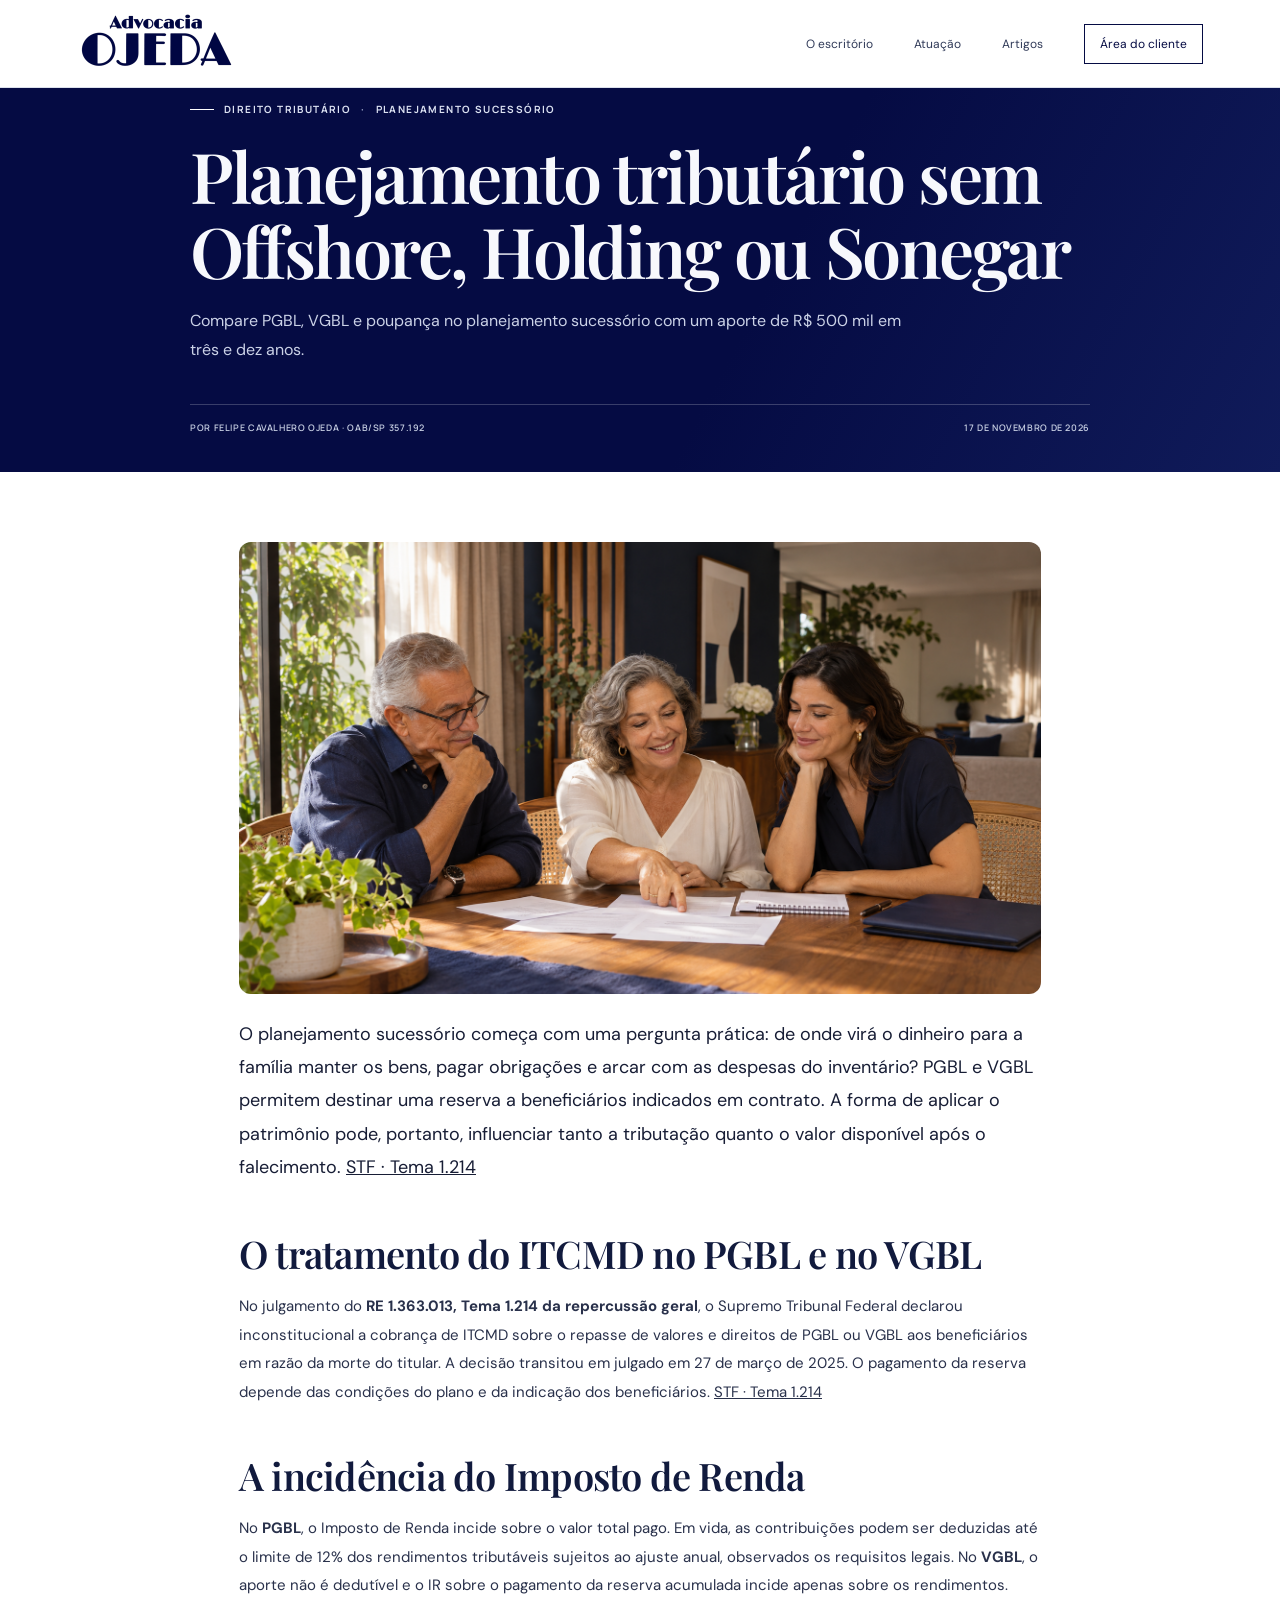
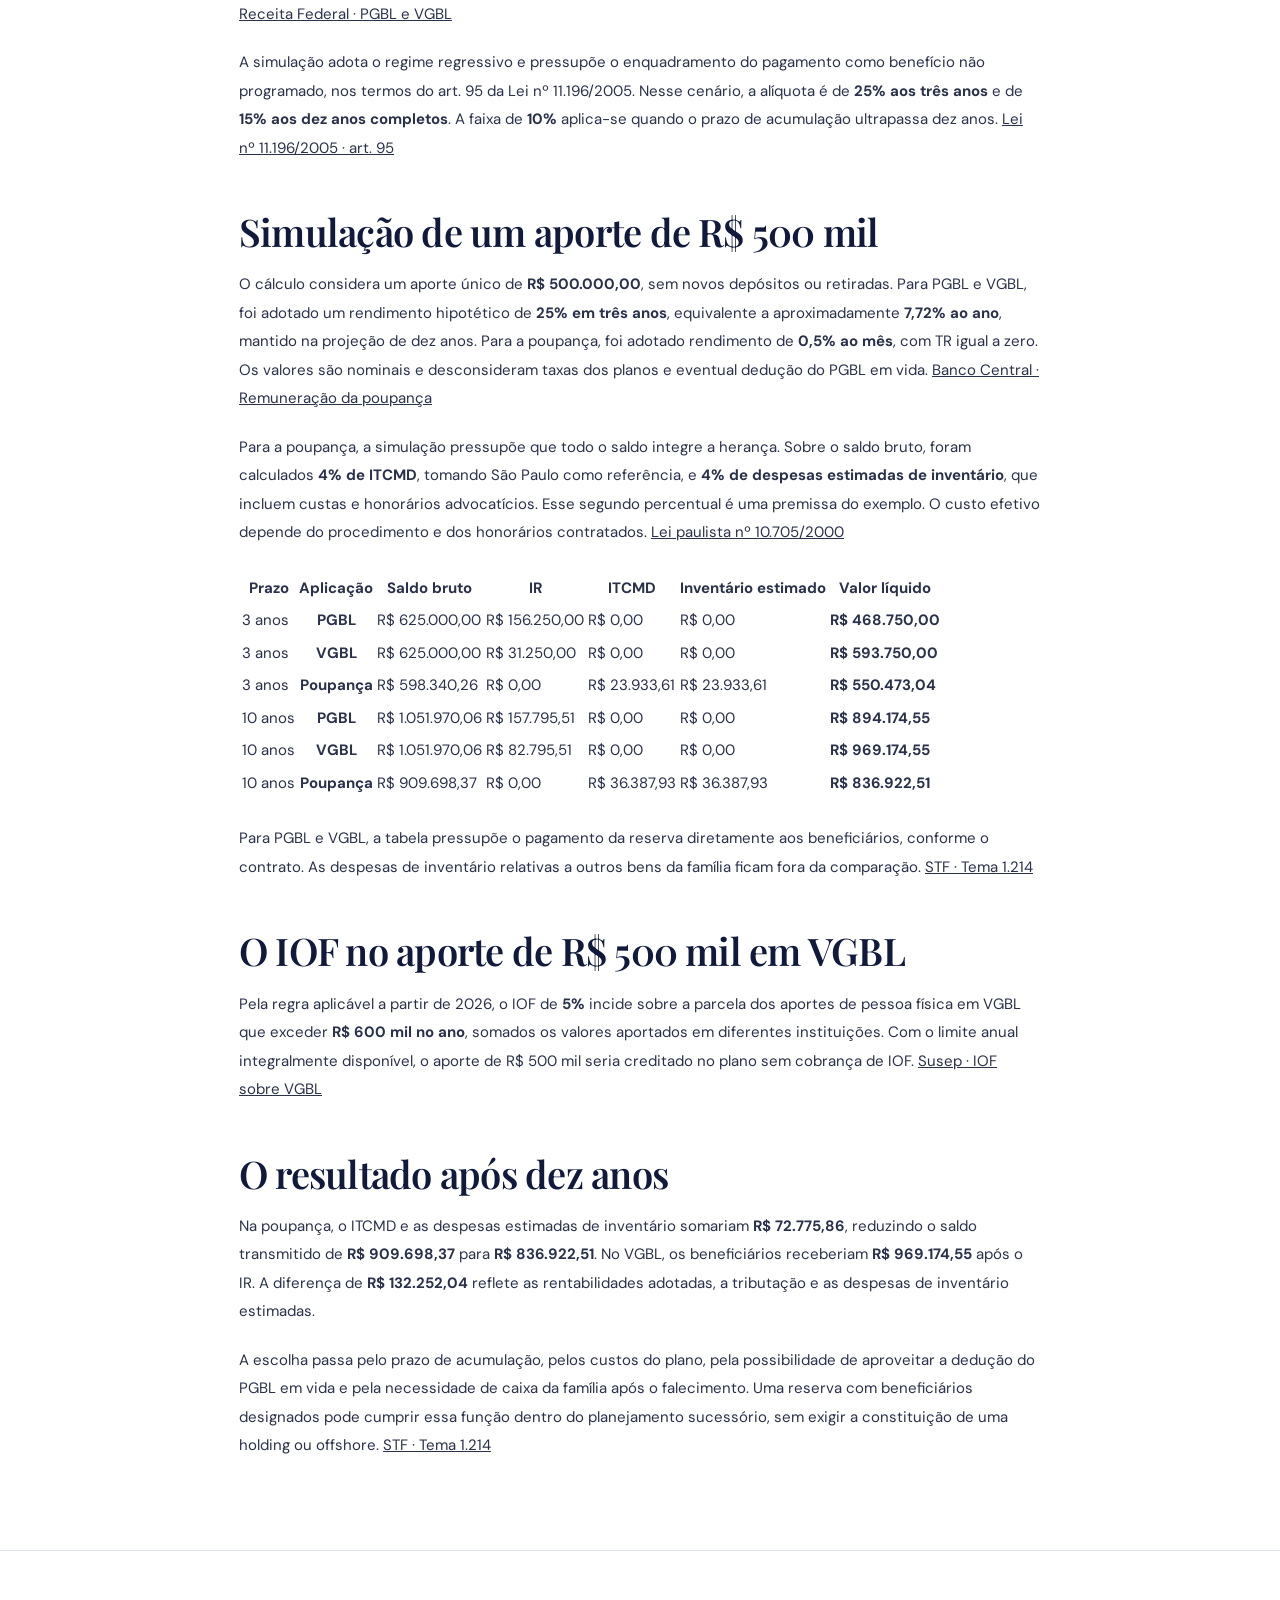
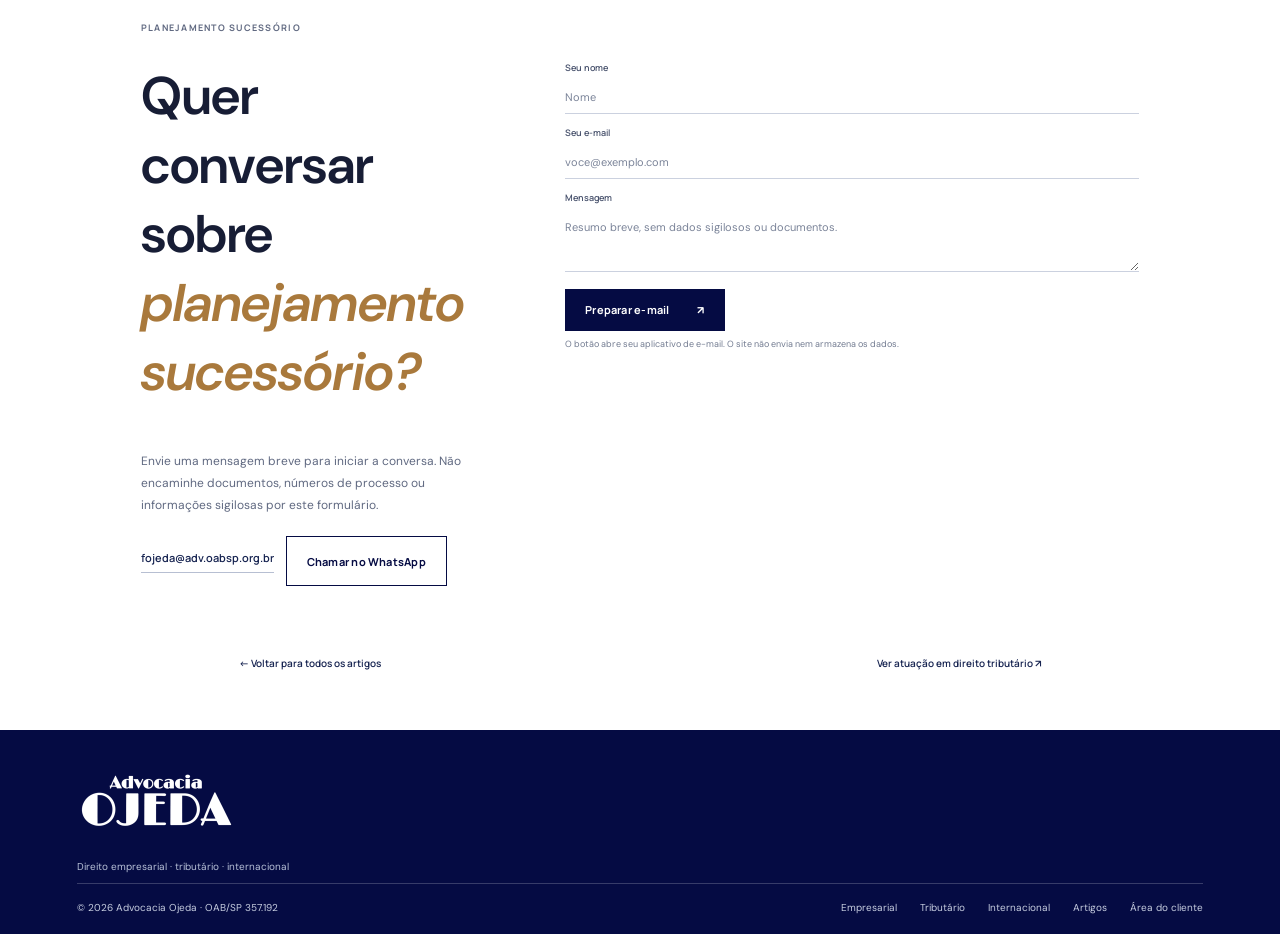
<file: artigos/planejamento-sucessorio-pgbl-vgbl.html>
<!doctype html>
<html lang="pt-BR">
<head>
  <meta charset="utf-8"><meta name="viewport" content="width=device-width, initial-scale=1">
  <meta name="theme-color" content="#050b43">
  <meta name="description" content="Compare PGBL, VGBL e poupança no planejamento sucessório com um aporte de R$ 500 mil em três e dez anos.">
  <meta property="og:type" content="article">
  <meta property="og:title" content="Planejamento tributário sem Offshore, Holding ou Sonegar">
  <meta property="og:description" content="Compare PGBL, VGBL e poupança no planejamento sucessório com um aporte de R$ 500 mil em três e dez anos.">
  <meta property="article:published_time" content="2026-11-17">
  <link rel="canonical" href="https://advocaciaojeda.com/artigos/planejamento-sucessorio-pgbl-vgbl.html">
  <link rel="icon" href="../logo-opt.png" type="image/png">
  <link rel="canonical" href="https://advocaciaojeda.com/artigos/planejamento-sucessorio-pgbl-vgbl.html">
  <title>Planejamento tributário sem Offshore, Holding ou Sonegar | Advocacia Ojeda</title>
  <link rel="preconnect" href="https://fonts.googleapis.com"><link rel="preconnect" href="https://fonts.gstatic.com" crossorigin>
  <link href="https://fonts.googleapis.com/css2?family=DM+Sans:wght@400;500;600;700&family=Manrope:wght@400;500;600;700;800&family=Playfair+Display:wght@500;600;700&display=swap" rel="stylesheet">
  <link rel="stylesheet" href="../styles.css">
  <script type="application/ld+json">
  {"@context":"https://schema.org","@type":"Article","headline":"Planejamento tributário sem Offshore, Holding ou Sonegar","description":"Compare PGBL, VGBL e poupança no planejamento sucessório com um aporte de R$ 500 mil em três e dez anos.","datePublished":"2026-11-17","dateModified":"2026-11-17","author":{"@type":"Person","name":"Felipe Cavalhero Ojeda","jobTitle":"Advogado","identifier":"OAB/SP 357.192"},"publisher":{"@type":"Organization","name":"Advocacia Ojeda","url":"https://advocaciaojeda.com"},"mainEntityOfPage":"https://advocaciaojeda.com/artigos/planejamento-sucessorio-pgbl-vgbl.html"}
  </script>
</head>
<body class="article-page">
  <a class="skip-link" href="#conteudo">Pular para o conteúdo</a>
  <header class="site-header" id="topo">
    <a class="brand" href="../index.html" aria-label="Advocacia Ojeda, início"><img class="brand-logo" src="../logo-opt.png" alt="Advocacia Ojeda"></a>
    <button class="menu-toggle" type="button" aria-expanded="false" aria-controls="menu-principal" aria-label="Abrir menu"><span></span><span></span></button>
    <nav class="main-nav" id="menu-principal" aria-label="Navegação principal">
      <a href="../index.html#escritorio">O escritório</a><a href="../index.html#atuacao">Atuação</a><a href="../blog.html" aria-current="page">Artigos</a>
      <a class="nav-client" href="../clientes.html">Área do cliente <span aria-hidden="true">↗</span></a>
    </nav>
  </header>
  <main id="conteudo">
    <header class="article-hero">
      <div class="article-hero-inner">
        <p class="eyebrow"><span></span> Direito tributário <i>·</i> Planejamento sucessório</p>
        <h1>Planejamento tributário sem Offshore, Holding ou Sonegar</h1>
        <p class="article-deck">Compare PGBL, VGBL e poupança no planejamento sucessório com um aporte de R$ 500 mil em três e dez anos.</p>
        <div class="article-byline"><span>Por Felipe Cavalhero Ojeda · OAB/SP 357.192</span><time datetime="2026-11-17">17 de novembro de 2026</time></div>
      </div>
    </header>
    <article class="article-body">
      <img src="a4f4e8d7-2da7-41d9-bce3-c965497e0806.png" alt="Família reunida à mesa revisando documentos de planejamento sucessório" style="display:block;width:100%;height:auto;margin-bottom:1.5rem;border-radius:12px;">
      <p class="article-lead">O planejamento sucessório começa com uma pergunta prática: de onde virá o dinheiro para a família manter os bens, pagar obrigações e arcar com as despesas do inventário? PGBL e VGBL permitem destinar uma reserva a beneficiários indicados em contrato. A forma de aplicar o patrimônio pode, portanto, influenciar tanto a tributação quanto o valor disponível após o falecimento. <a href="https://portal.stf.jus.br/jurisprudenciaRepercussao/verAndamentoProcesso.asp?incidente=6318604&amp;numeroTema=1214">STF · Tema 1.214</a></p>

      <h2>O tratamento do ITCMD no PGBL e no VGBL</h2>
      <p>No julgamento do <strong>RE 1.363.013, Tema 1.214 da repercussão geral</strong>, o Supremo Tribunal Federal declarou inconstitucional a cobrança de ITCMD sobre o repasse de valores e direitos de PGBL ou VGBL aos beneficiários em razão da morte do titular. A decisão transitou em julgado em 27 de março de 2025. O pagamento da reserva depende das condições do plano e da indicação dos beneficiários. <a href="https://portal.stf.jus.br/jurisprudenciaRepercussao/verAndamentoProcesso.asp?incidente=6318604&amp;numeroTema=1214">STF · Tema 1.214</a></p>

      <h2>A incidência do Imposto de Renda</h2>
      <p>No <strong>PGBL</strong>, o Imposto de Renda incide sobre o valor total pago. Em vida, as contribuições podem ser deduzidas até o limite de 12% dos rendimentos tributáveis sujeitos ao ajuste anual, observados os requisitos legais. No <strong>VGBL</strong>, o aporte não é dedutível e o IR sobre o pagamento da reserva acumulada incide apenas sobre os rendimentos. <a href="https://www.gov.br/receitafederal/pt-br/acesso-a-informacao/perguntas-frequentes/imposto-de-renda/dirpf/declaracao/pgvl-vgbl">Receita Federal · PGBL e VGBL</a></p>
      <p>A simulação adota o regime regressivo e pressupõe o enquadramento do pagamento como benefício não programado, nos termos do art. 95 da Lei nº 11.196/2005. Nesse cenário, a alíquota é de <strong>25% aos três anos</strong> e de <strong>15% aos dez anos completos</strong>. A faixa de <strong>10%</strong> aplica-se quando o prazo de acumulação ultrapassa dez anos. <a href="https://www.meuvademecumonline.com.br/legislacao/leis_ordinarias/1142/pagina_1/11/11-196-de-21-11-2005/artigo_95">Lei nº 11.196/2005 · art. 95</a></p>

      <h2>Simulação de um aporte de R$ 500 mil</h2>
      <p>O cálculo considera um aporte único de <strong>R$ 500.000,00</strong>, sem novos depósitos ou retiradas. Para PGBL e VGBL, foi adotado um rendimento hipotético de <strong>25% em três anos</strong>, equivalente a aproximadamente <strong>7,72% ao ano</strong>, mantido na projeção de dez anos. Para a poupança, foi adotado rendimento de <strong>0,5% ao mês</strong>, com TR igual a zero. Os valores são nominais e desconsideram taxas dos planos e eventual dedução do PGBL em vida. <a href="https://www.bcb.gov.br/estatisticas/remuneradepositospoupanca">Banco Central · Remuneração da poupança</a></p>
      <p>Para a poupança, a simulação pressupõe que todo o saldo integre a herança. Sobre o saldo bruto, foram calculados <strong>4% de ITCMD</strong>, tomando São Paulo como referência, e <strong>4% de despesas estimadas de inventário</strong>, que incluem custas e honorários advocatícios. Esse segundo percentual é uma premissa do exemplo. O custo efetivo depende do procedimento e dos honorários contratados. <a href="https://www.al.sp.gov.br/repositorio/legislacao/lei/2000/lei-10705-28.12.2000.html">Lei paulista nº 10.705/2000</a></p>
      <div class="article-table-wrap" tabindex="0" role="region" aria-label="Comparação de PGBL, VGBL e poupança em três e dez anos">
        <table><thead><tr><th scope="col">Prazo</th><th scope="col">Aplicação</th><th scope="col">Saldo bruto</th><th scope="col">IR</th><th scope="col">ITCMD</th><th scope="col">Inventário estimado</th><th scope="col">Valor líquido</th></tr></thead><tbody>
          <tr><td>3 anos</td><th scope="row">PGBL</th><td>R$ 625.000,00</td><td>R$ 156.250,00</td><td>R$ 0,00</td><td>R$ 0,00</td><td><strong>R$ 468.750,00</strong></td></tr>
          <tr><td>3 anos</td><th scope="row">VGBL</th><td>R$ 625.000,00</td><td>R$ 31.250,00</td><td>R$ 0,00</td><td>R$ 0,00</td><td><strong>R$ 593.750,00</strong></td></tr>
          <tr><td>3 anos</td><th scope="row">Poupança</th><td>R$ 598.340,26</td><td>R$ 0,00</td><td>R$ 23.933,61</td><td>R$ 23.933,61</td><td><strong>R$ 550.473,04</strong></td></tr>
          <tr><td>10 anos</td><th scope="row">PGBL</th><td>R$ 1.051.970,06</td><td>R$ 157.795,51</td><td>R$ 0,00</td><td>R$ 0,00</td><td><strong>R$ 894.174,55</strong></td></tr>
          <tr><td>10 anos</td><th scope="row">VGBL</th><td>R$ 1.051.970,06</td><td>R$ 82.795,51</td><td>R$ 0,00</td><td>R$ 0,00</td><td><strong>R$ 969.174,55</strong></td></tr>
          <tr><td>10 anos</td><th scope="row">Poupança</th><td>R$ 909.698,37</td><td>R$ 0,00</td><td>R$ 36.387,93</td><td>R$ 36.387,93</td><td><strong>R$ 836.922,51</strong></td></tr>
        </tbody></table>
      </div>
      <p>Para PGBL e VGBL, a tabela pressupõe o pagamento da reserva diretamente aos beneficiários, conforme o contrato. As despesas de inventário relativas a outros bens da família ficam fora da comparação. <a href="https://portal.stf.jus.br/jurisprudenciaRepercussao/verAndamentoProcesso.asp?incidente=6318604&amp;numeroTema=1214">STF · Tema 1.214</a></p>

      <h2>O IOF no aporte de R$ 500 mil em VGBL</h2>
      <p>Pela regra aplicável a partir de 2026, o IOF de <strong>5%</strong> incide sobre a parcela dos aportes de pessoa física em VGBL que exceder <strong>R$ 600 mil no ano</strong>, somados os valores aportados em diferentes instituições. Com o limite anual integralmente disponível, o aporte de R$ 500 mil seria creditado no plano sem cobrança de IOF. <a href="https://www.gov.br/susep/pt-br/central-de-conteudos/noticias/2025/junho/novo-decreto-atualiza-regra-de-iof-para-planos-vgbl">Susep · IOF sobre VGBL</a></p>

      <h2>O resultado após dez anos</h2>
      <p>Na poupança, o ITCMD e as despesas estimadas de inventário somariam <strong>R$ 72.775,86</strong>, reduzindo o saldo transmitido de <strong>R$ 909.698,37</strong> para <strong>R$ 836.922,51</strong>. No VGBL, os beneficiários receberiam <strong>R$ 969.174,55</strong> após o IR. A diferença de <strong>R$ 132.252,04</strong> reflete as rentabilidades adotadas, a tributação e as despesas de inventário estimadas.</p>
      <p>A escolha passa pelo prazo de acumulação, pelos custos do plano, pela possibilidade de aproveitar a dedução do PGBL em vida e pela necessidade de caixa da família após o falecimento. Uma reserva com beneficiários designados pode cumprir essa função dentro do planejamento sucessório, sem exigir a constituição de uma holding ou offshore. <a href="https://portal.stf.jus.br/jurisprudenciaRepercussao/verAndamentoProcesso.asp?incidente=6318604&amp;numeroTema=1214">STF · Tema 1.214</a></p>
    </article>
    <section class="article-contact section contact-compact" id="contato">
      <div class="section-kicker"><span>Contato</span><span>Planejamento sucessório</span></div>
      <div class="contact-grid">
        <div><h2>Quer conversar sobre <em>planejamento sucessório?</em></h2><p>Envie uma mensagem breve para iniciar a conversa. Não encaminhe documentos, números de processo ou informações sigilosas por este formulário.</p>
          <div class="contact-actions"><a class="contact-email" href="mailto:fojeda@adv.oabsp.org.br">fojeda@adv.oabsp.org.br <span aria-hidden="true">↗</span></a><a class="button button-whatsapp" href="https://wa.me/5511988274861" target="_blank" rel="noopener noreferrer">Chamar no WhatsApp <span aria-hidden="true">↗</span></a></div>
        </div>
        <form class="contact-form" id="contact-form"><input type="hidden" name="subject" value="Contato sobre planejamento sucessório"><label>Seu nome<input name="name" autocomplete="name" required placeholder="Nome"></label><label>Seu e-mail<input name="email" type="email" autocomplete="email" required placeholder="voce@exemplo.com"></label><label>Mensagem<textarea name="message" rows="3" placeholder="Resumo breve, sem dados sigilosos ou documentos."></textarea></label><button class="button button-dark" type="submit">Preparar e-mail <span aria-hidden="true">↗</span></button><p class="form-note">O botão abre seu aplicativo de e-mail. O site não envia nem armazena os dados.</p><p class="form-feedback" id="form-feedback" role="status" aria-live="polite"></p></form>
      </div>
    </section>
    <nav class="article-pagination" aria-label="Navegação de artigos"><a href="../blog.html">← Voltar para todos os artigos</a><a href="../tributario.html">Ver atuação em direito tributário ↗</a></nav>
  </main>
  <footer class="site-footer"><a class="brand brand-footer" href="../index.html" aria-label="Advocacia Ojeda"><img class="brand-logo" src="../logo-opt.png" alt="Advocacia Ojeda"></a><p>Direito empresarial · tributário · internacional</p><div class="footer-bottom"><span>© <span id="year">2026</span> Advocacia Ojeda · OAB/SP 357.192</span><a href="../empresarial.html">Empresarial</a><a href="../tributario.html">Tributário</a><a href="../internacional.html">Internacional</a><a href="../blog.html">Artigos</a><a href="../clientes.html">Área do cliente</a></div></footer>
  <script src="../script.js" defer></script>
</body>
</html>
</file>
<file: styles.css>
:root{--forest:#050b43;--forest-2:#101b5a;--mint:#f5f6fb;--paper:#fff;--cream:#f2f4f9;--white:#fff;--ink:#171d35;--muted:#5c6580;--line:#dce1ec;--gold:#a9793c;--serif:"Playfair Display",Georgia,serif;--sans:"DM Sans",Arial,sans-serif;--display:Manrope,"DM Sans",Arial,sans-serif}*{box-sizing:border-box}html{scroll-behavior:smooth;scroll-padding-top:90px}body{margin:0;background:var(--paper);color:var(--ink);font-family:var(--sans);-webkit-font-smoothing:antialiased}a{color:inherit}.skip-link{position:absolute;left:-10000px;top:10px;background:#fff;padding:12px;z-index:20}.skip-link:focus{left:10px}.site-header{position:absolute;z-index:10;top:0;left:0;width:100%;height:88px;padding:0 clamp(22px,6vw,90px);display:flex;align-items:center;justify-content:space-between;color:#fff;border-bottom:1px solid #ffffff25}.brand{display:inline-flex;align-items:center;gap:11px;text-decoration:none}.brand-mark{width:39px;height:39px;display:grid;place-items:center;border:1px solid #d0ddcb88;color:var(--mint);font:600 15px var(--serif);letter-spacing:-2px;padding-right:2px}.brand-name{font:600 11px var(--display);letter-spacing:.16em;color:#f8f6ef}.brand-name b{font-weight:800}.main-nav{display:flex;align-items:center;gap:clamp(19px,3.2vw,48px);font-size:12px;color:#d0d9d0}.main-nav a{text-decoration:none;transition:color .2s}.main-nav a:hover{color:#fff}.main-nav .nav-client{border:1px solid #ffffff55;padding:11px 15px;color:#fff}.nav-client span{margin-left:7px;color:var(--mint)}.menu-toggle{display:none}.hero{position:relative;min-height:min(800px,100svh);height:760px;max-height:900px;display:grid;grid-template-columns:minmax(0,1.08fr) minmax(320px,.92fr);align-items:center;gap:4vw;padding:120px clamp(22px,9vw,145px) 94px;background:var(--forest);color:#fff;overflow:hidden}.hero:before{content:"";position:absolute;inset:0;background:linear-gradient(114deg,#102820 0%,#102820 47%,#18392e 100%)}.hero:after{content:"";position:absolute;width:600px;height:600px;right:-160px;top:-280px;border:1px solid #ffffff0d;border-radius:50%;box-shadow:0 0 0 80px #ffffff04,0 0 0 160px #ffffff03}.hero-copy,.hero-art{position:relative;z-index:1}.hero-copy{max-width:650px;padding-top:16px}.eyebrow{margin:0 0 19px;color:var(--gold);font:700 10px var(--display);letter-spacing:.19em;text-transform:uppercase}.hero .eyebrow{display:flex;align-items:center;gap:12px}.hero .eyebrow span{width:25px;height:1px;background:var(--gold)}h1,h2,h3,p{margin-top:0}.hero h1{max-width:720px;margin-bottom:25px;font:500 clamp(48px,6.2vw,84px)/1.05 var(--serif);letter-spacing:-.035em;text-wrap:balance}.hero h1 em,.section-heading h2 em,.contact h2 em{color:var(--mint);font-weight:500}.hero-lead{max-width:475px;color:#c2cec4;font-size:15px;line-height:1.8}.hero-actions{display:flex;align-items:center;gap:27px;margin-top:32px}.button{display:inline-flex;align-items:center;justify-content:center;gap:28px;min-height:50px;padding:0 20px;border:0;text-decoration:none;font:700 11px var(--display);letter-spacing:.02em;transition:transform .2s,background .2s}.button:hover{transform:translateY(-2px)}.button-light{background:var(--mint);color:var(--forest)}.button-light:hover{background:#d0decc}.text-link{font-size:11px;text-decoration:none;color:#d0d9d0}.text-link span{margin-left:8px;color:var(--mint)}.hero-signature{display:flex;align-items:center;gap:14px;margin-top:57px;color:#f7f5ee;font:600 12px var(--display)}.signature-line{width:30px;height:1px;background:var(--gold)}.hero-signature small{display:block;margin-top:5px;color:#aab9ad;font-size:10px;font-weight:400}.hero-art{justify-self:center;width:min(100%,355px);padding:17px 18px 18px;background:#e2e1d6;transform:rotate(2deg);box-shadow:20px 22px 60px #0003}.art-frame{position:relative;background:#d7d6c9;padding:9px}.art-frame img{display:block;width:100%;height:405px;object-fit:cover;object-position:center top;filter:saturate(.75)}.art-caption{display:flex;justify-content:space-between;gap:10px;padding:11px 2px 2px;color:#44554a;font:700 8px var(--display);letter-spacing:.12em}.art-stamp{position:absolute;right:-28px;bottom:71px;width:98px;height:98px;display:flex;flex-direction:column;justify-content:center;align-items:center;gap:3px;background:var(--gold);color:#fffdf4;border-radius:50%;transform:rotate(-10deg);box-shadow:0 4px 18px #0002}.art-stamp span{font:700 7px var(--display);letter-spacing:.14em}.art-stamp strong{font:600 25px var(--serif)}.art-stamp i{font-style:normal;font-size:10px}.hero-index{position:absolute;bottom:22px;right:-33px;color:#d6dfd588;font:700 9px var(--display);letter-spacing:.15em;transform:rotate(90deg)}.hero-bottom{position:absolute;bottom:0;left:clamp(22px,9vw,145px);right:clamp(22px,9vw,145px);height:59px;display:flex;align-items:center;gap:34px;border-top:1px solid #ffffff24;color:#9eafa2;font:500 9px var(--display);letter-spacing:.12em;text-transform:uppercase}.hero-bottom a{margin-left:auto;color:var(--mint);font-size:16px;text-decoration:none}.section{padding:clamp(76px,10vw,145px) clamp(22px,11vw,175px)}.intro{background:var(--paper)}.section-kicker{display:flex;align-items:center;gap:12px;color:var(--muted);font:700 9px var(--display);letter-spacing:.15em;text-transform:uppercase}.section-kicker span:first-child{color:var(--gold)}.intro-body{display:grid;grid-template-columns:1.15fr .85fr;gap:10%;margin-top:50px}.intro h2,.contact h2{max-width:630px;margin:0;font:500 clamp(38px,4.7vw,62px)/1.12 var(--serif);letter-spacing:-.035em}.intro-text{padding-top:6px}.intro-text p,.section-heading>p,.founder-info>p,.approach .steps p,.contact-grid>div>p{color:var(--muted);font-size:14px;line-height:1.85}.underlined-link{display:inline-flex;gap:24px;align-items:center;margin-top:16px;padding-bottom:9px;border-bottom:1px solid var(--gold);font:700 11px var(--display);text-decoration:none}.underlined-link span{color:#a67a43}.practice{background:var(--cream)}.section-heading{display:flex;justify-content:space-between;align-items:end;gap:50px;margin-bottom:50px}.section-heading h2{margin:22px 0 0;font:500 clamp(42px,5vw,68px)/1.08 var(--serif);letter-spacing:-.035em}.section-heading h2 em{color:#708674}.section-heading>p{max-width:365px;margin:0 0 4px}.practice-list{border-top:1px solid #c7c8bd}.practice-card{display:grid;grid-template-columns:60px minmax(0,1fr) 30px;align-items:start;gap:22px;padding:31px 2px;border-bottom:1px solid #c7c8bd}.card-number{padding-top:7px;color:#9a815f;font:700 10px var(--display);letter-spacing:.08em}.card-main h3{margin:0 0 10px;font:500 27px var(--serif)}.card-main p{max-width:690px;margin:0;color:#626e65;font-size:13px;line-height:1.8}.card-tags{display:block;margin-top:17px;color:#52695a;font:600 9px var(--display);letter-spacing:.045em}.card-tags i{margin:0 7px;color:#a28b68;font-style:normal}.card-symbol{padding-top:3px;color:#879487;font-size:19px}.practice-note{margin:22px 0 0;color:#7f867e;font-size:10px;line-height:1.6}.founder{padding-top:0;padding-bottom:0;background:var(--cream)}.founder-grid{display:grid;grid-template-columns:1fr 1.05fr;min-height:530px;background:var(--forest)}.founder-quote{position:relative;display:flex;flex-direction:column;justify-content:center;padding:72px clamp(30px,6vw,95px);background:#e1dfd4}.quote-mark{height:45px;color:var(--gold);font:70px/.8 var(--serif)}.founder-quote blockquote{max-width:450px;margin:14px 0 22px;font:500 clamp(28px,3.3vw,44px)/1.17 var(--serif);letter-spacing:-.025em}.quote-rule{width:37px;height:1px;background:var(--gold);margin-bottom:17px}.founder-quote p{margin:0;font:700 10px var(--display)}.founder-quote small{display:block;margin-top:5px;color:var(--muted);font:400 10px var(--sans)}.founder-info{position:relative;overflow:hidden;padding:66px clamp(30px,6vw,83px);color:#f5f4ec}.founder-info:after{content:"AO";position:absolute;right:-8px;bottom:-96px;color:#ffffff06;font:700 245px var(--serif);letter-spacing:-.12em}.section-kicker-light{color:#b3c0b4}.founder-info h2{position:relative;z-index:1;margin:35px 0 19px;font:500 clamp(34px,4vw,50px)/1.08 var(--serif);letter-spacing:-.025em}.founder-info>p{position:relative;z-index:1;max-width:430px;margin-bottom:23px;color:#bac7bb;font-size:13px}.underlined-light{position:relative;z-index:1;color:#f1f2e8;border-bottom-color:#78947d}.underlined-light span{color:var(--mint)}.founder-seal{position:absolute;right:35px;bottom:28px;z-index:1;width:73px;height:73px;border:1px solid #b4c5b333;border-radius:50%;display:flex;flex-direction:column;justify-content:center;align-items:center;gap:2px;color:#9cae9d;font:600 6px var(--display);letter-spacing:.11em}.founder-seal b{font:600 21px var(--serif);letter-spacing:-2px}.approach{background:var(--paper)}.approach-heading{margin-bottom:60px}.steps{display:grid;grid-template-columns:repeat(3,1fr);border-top:1px solid var(--line)}.steps article{padding:23px 30px 0 0}.steps article+article{padding-left:30px;border-left:1px solid var(--line)}.steps article>span{color:#a7814e;font:700 10px var(--display)}.steps h3{margin:20px 0 8px;font:500 26px var(--serif)}.steps p{max-width:270px;margin:0;font-size:12px!important}.client-band{display:grid;grid-template-columns:88px 1fr auto;align-items:center;gap:28px;padding:55px clamp(22px,11vw,175px);background:#dce5d8}.client-band-mark{width:70px;height:70px;display:grid;place-items:center;border:1px solid #78907b;color:#526d58;font:600 19px var(--serif);letter-spacing:-2px}.client-band .eyebrow{margin-bottom:8px;color:#6b806c}.client-band h2{max-width:620px;margin:0 0 8px;font:500 clamp(23px,3vw,34px)/1.15 var(--serif)}.client-band>div:nth-child(2)>p:last-child{max-width:620px;margin:0;color:#647268;font-size:11px;line-height:1.7}.button-dark{background:var(--forest);color:#f8f6ef}.button-dark:hover{background:#234536}.contact{background:var(--forest);color:#f8f6ef}.contact>.section-kicker{color:#bdc7ba}.contact-grid{display:grid;grid-template-columns:.9fr 1.1fr;gap:11%;margin-top:44px}.contact h2{font-size:clamp(46px,5.6vw,72px)}.contact h2 em{color:var(--mint)}.contact-grid>div>p{max-width:340px;margin:22px 0 28px;color:#b2c0b4}.contact-email{display:inline-flex;align-items:center;gap:24px;padding-bottom:9px;border-bottom:1px solid #8aa28f;color:#e8eddf;font:600 13px var(--display);text-decoration:none}.contact-email span{color:var(--mint)}.contact-form{display:flex;flex-direction:column;gap:17px}.contact-form label{display:grid;gap:7px;color:#c5d0c4;font:600 10px var(--display)}.contact-form input,.contact-form select,.contact-form textarea{width:100%;padding:12px 0;border:0;border-bottom:1px solid #ffffff40;border-radius:0;outline:0;background:transparent;color:#fff;font:400 12px var(--sans)}.contact-form input:focus,.contact-form select:focus,.contact-form textarea:focus{border-bottom-color:var(--mint)}.contact-form input::placeholder,.contact-form textarea::placeholder{color:#9bac9e}.contact-form select{color:#9bac9e}.contact-form select option{background:var(--forest);color:#fff}.contact-form textarea{resize:vertical}.contact-form .button{align-self:start;margin-top:5px}.form-note{max-width:440px;margin:-6px 0 0;color:#9eafa2;font-size:9px;line-height:1.6}.form-feedback{min-height:14px;margin:0;color:var(--mint);font-size:10px}.site-footer{padding:36px clamp(22px,6vw,90px) 20px;background:#0b1d17;color:#d4ddd3}.brand-footer{margin-bottom:19px}.site-footer>p{color:#a5b3a6;font-size:10px}.footer-bottom{display:flex;flex-wrap:wrap;gap:23px;padding-top:17px;border-top:1px solid #ffffff1c;color:#9baa9c;font-size:9px}.footer-bottom span{margin-right:auto}.footer-bottom a{text-decoration:none}.footer-bottom a:hover{color:#fff}.portal-page{min-height:100vh;background:var(--paper)}.portal-header{position:relative;background:var(--forest);border:0}.portal-back{color:#d8e1d6;font-size:11px;text-decoration:none}.portal-main{min-height:calc(100vh - 88px);display:flex;flex-direction:column;align-items:center;justify-content:center;padding:50px 20px 28px}.portal-card{width:min(100%,570px);padding:clamp(28px,6vw,56px);background:var(--white);border:1px solid var(--line);box-shadow:0 20px 55px #1b2b1e0c}.portal-emblem{width:47px;height:47px;display:grid;place-items:center;margin-bottom:34px;background:var(--forest);color:var(--mint);font:600 16px var(--serif);letter-spacing:-2px}.portal-card .eyebrow{margin-bottom:10px}.portal-card h1{margin:0 0 14px;font:500 clamp(37px,5vw,53px)/1.1 var(--serif);letter-spacing:-.03em}.portal-lead{margin:0;color:var(--muted);font-size:13px;line-height:1.8}.portal-status{display:flex;gap:14px;margin:28px 0 24px;padding:18px;background:#eef1e8}.status-dot{flex:none;width:9px;height:9px;margin-top:4px;border-radius:50%;background:#859a72}.portal-status strong{font:700 11px var(--display)}.portal-status p{margin:6px 0 0;color:#69766b;font-size:11px;line-height:1.65}.portal-contact{width:100%}.portal-privacy{margin:18px 0 0;color:#798278;font-size:10px;line-height:1.65}.portal-footer{margin:22px 0 0;color:#7b857d;font-size:10px}.portal-footer span{padding:0 6px;color:#ad8d61}
@media(max-width:900px){.hero{grid-template-columns:1.1fr .9fr;padding-left:7vw;padding-right:7vw}.hero-bottom{left:7vw;right:7vw}.hero-art{width:min(100%,310px)}.art-frame img{height:355px}.section{padding-left:8vw;padding-right:8vw}.client-band{padding-left:8vw;padding-right:8vw;grid-template-columns:65px 1fr auto;gap:20px}.client-band-mark{width:56px;height:56px}.founder-grid{grid-template-columns:1fr 1fr}.contact-grid{gap:7%}}
@media(max-width:650px){.site-header{height:72px;padding:0 21px}.brand-mark{width:35px;height:35px}.brand-name{font-size:10px}.menu-toggle{display:flex;width:42px;height:42px;flex-direction:column;justify-content:center;gap:6px;align-items:center;border:1px solid #ffffff50;background:transparent}.menu-toggle span{width:16px;height:1px;background:#f7f5ef}.main-nav{position:absolute;top:72px;left:0;right:0;display:none;flex-direction:column;align-items:stretch;gap:0;padding:8px 21px 18px;background:var(--forest);border-top:1px solid #ffffff1a}.main-nav.is-open{display:flex}.main-nav a{padding:13px 0}.main-nav .nav-client{margin-top:5px;padding:12px}.hero{height:auto;min-height:0;grid-template-columns:1fr;padding:117px 24px 84px;gap:45px}.hero h1{font-size:clamp(48px,13vw,70px)}.hero-lead{font-size:14px}.hero-actions{flex-wrap:wrap;gap:18px}.hero-signature{margin-top:35px}.hero-art{width:min(77%,310px);justify-self:center;margin:0 16px 0 0}.art-frame img{height:350px}.art-stamp{right:-28px;width:83px;height:83px}.hero-index{right:-27px}.hero-bottom{left:24px;right:24px;height:49px;gap:10px;font-size:7px;letter-spacing:.08em}.hero-bottom span:nth-child(2){margin-left:auto;text-align:right;max-width:145px}.section{padding:76px 24px}.intro-body{grid-template-columns:1fr;gap:23px;margin-top:32px}.intro h2,.contact h2{font-size:45px}.section-heading{display:block;margin-bottom:33px}.section-heading h2{font-size:48px}.section-heading>p{margin-top:20px;font-size:13px}.practice-card{grid-template-columns:28px minmax(0,1fr) 18px;gap:11px;padding:25px 0}.card-main h3{font-size:23px}.card-main p{font-size:12px}.card-tags{font-size:8px;line-height:1.8}.founder{padding:0}.founder-grid{grid-template-columns:1fr}.founder-quote{min-height:340px;padding:50px 34px}.founder-info{min-height:365px;padding:48px 34px}.founder-info h2{margin-top:28px;font-size:42px}.approach-heading{margin-bottom:35px}.steps{grid-template-columns:1fr}.steps article,.steps article+article{padding:18px 0 20px;border-left:0;border-bottom:1px solid var(--line)}.steps h3{margin:9px 0 6px;font-size:24px}.steps p{max-width:none}.client-band{grid-template-columns:48px 1fr;padding:32px 24px;gap:16px}.client-band-mark{width:44px;height:44px;font-size:14px}.client-band h2{font-size:26px}.client-band>div:nth-child(2)>p:last-child{font-size:10px}.client-band>.button{grid-column:1/-1;justify-self:start;margin-left:64px}.contact-grid{grid-template-columns:1fr;gap:40px;margin-top:33px}.contact h2{font-size:54px}.footer-bottom{gap:15px}.footer-bottom span{width:100%}.portal-header{padding:0 20px}.portal-main{min-height:calc(100vh - 72px);padding:38px 18px 20px}.portal-card{padding:30px 24px}.portal-footer{text-align:center;font-size:9px}}
@media(prefers-reduced-motion:reduce){html{scroll-behavior:auto}*,*:before,*:after{transition:none!important}}


/* Identidade visual Advocacia Ojeda: azul-marinho, branco e neutros. */
.brand-logo{display:block;width:158px;height:auto;max-height:76px;object-fit:contain}
.brand-footer .brand-logo{filter:brightness(0) invert(1)}
.hero:before{background:linear-gradient(118deg,#050b43 0%,#050b43 52%,#101b5a 100%)}
.hero .eyebrow span,.signature-line,.quote-rule{background:#fff}
.hero-art{background:#fff}.art-frame{background:#fff}.art-caption{color:#273050}.art-stamp{background:#fff;color:#050b43}
.hero-bottom{color:#d8dcee;border-color:#ffffff36}.hero-bottom a,.hero-index{color:#fff}
.section-heading h2 em{color:#26315b}.founder-quote{background:#f2f4f9}.founder-quote blockquote{color:#171d35}
.founder-info{background:#050b43}.founder-info:after{color:#ffffff08}.underlined-light{border-bottom-color:#fff}.underlined-light span{color:#fff}
.card-tags{color:#354064}.card-tags i,.card-number{color:#26315b}.card-symbol{color:#354064}
.client-band{background:#f2f4f9}.client-band-mark{width:88px;height:54px;border:0;color:#050b43}.client-band-mark img{display:block;width:100%;height:100%;object-fit:contain}.client-band .eyebrow{color:#354064}
.status-dot{background:#050b43}.portal-status{background:#f2f4f9}
.portal-emblem{width:170px;height:81px;margin:0 0 30px;background:transparent}.portal-emblem img{display:block;width:100%;height:100%;object-fit:contain}
.site-header:not(.portal-header){background:#fff;color:#050b43;border-bottom:1px solid #dce1ec}.main-nav{color:#303a58}.main-nav a:hover{color:#050b43}.main-nav .nav-client{border-color:#050b43;color:#050b43}.nav-client span{color:#050b43}
.menu-toggle{border-color:#050b43}.menu-toggle span{background:#050b43}
.portal-header{background:#fff;border-bottom:1px solid #dce1ec}.portal-header .portal-back{color:#050b43}
@media(max-width:650px){.brand-logo{width:115px;max-height:55px}.main-nav{background:#fff;border-color:#dce1ec}.main-nav a{color:#303a58}.main-nav .nav-client{color:#050b43;border-color:#dce1ec}.menu-toggle{background:#fff}.hero:before{background:linear-gradient(130deg,#050b43,#101b5a)}}

.site-footer{background:#050b43;color:#d4dcee}.site-footer>p{color:#b8c1d8}.footer-bottom{border-color:#ffffff33;color:#c7cee0}.footer-bottom a:hover{color:#fff}
.founder-seal{border-color:#ffffff40;color:#d4dcee}.founder-seal b{color:#fff}
.portal-privacy{color:#606981}.portal-footer{color:#606981}


/* Páginas de atuação */
.button-outline{border:1px solid #172451;background:transparent;color:#0b164d}
.button-outline:hover{background:#eef1f8}
.practice-card{grid-template-columns:42px minmax(0,1fr);gap:20px}
.area-link{min-height:42px;margin-top:20px;padding:0 15px;font-size:10px}
.detail-page{background:var(--paper)}
.detail-hero{position:relative;overflow:hidden;background:linear-gradient(118deg,#050b43 0%,#050b43 56%,#101b5a 100%);color:#f7f8fc}
.detail-hero:after{content:"";position:absolute;right:-130px;top:-230px;width:530px;height:530px;border:1px solid #ffffff18;border-radius:50%;box-shadow:0 0 0 70px #ffffff08,0 0 0 140px #ffffff05}
.detail-hero-inner{position:relative;z-index:1;max-width:1160px;margin:0 auto;padding:clamp(80px,10vw,145px) clamp(24px,8vw,100px) 34px}
.detail-hero .eyebrow{display:flex;align-items:center;gap:11px;color:#dfe4f3}
.detail-hero .eyebrow span{width:24px;height:1px;background:#fff}
.detail-hero .eyebrow i{font-style:normal;color:#aeb9d7}
.detail-hero h1{max-width:850px;margin:22px 0 19px;font:500 clamp(48px,7vw,86px)/1.02 var(--serif);letter-spacing:-.04em}
.detail-lead{max-width:650px;color:#cbd2e7;font-size:16px;line-height:1.8}
.detail-hero-actions{display:flex;align-items:center;gap:26px;margin-top:30px}
.detail-hero .button-light{background:#fff;color:#050b43}
.detail-hero .text-link{color:#e6e9f3}
.detail-index{display:flex;justify-content:space-between;margin-top:clamp(65px,9vw,125px);padding-top:17px;border-top:1px solid #ffffff35;color:#c3cbe1;font:600 9px var(--display);letter-spacing:.13em;text-transform:uppercase}
.detail-index span{color:#fff}
.detail-intro{background:#fff}
.detail-intro-grid{display:grid;grid-template-columns:1fr .8fr;gap:10%;margin-top:43px}
.detail-intro-grid h2{max-width:600px;margin:0;font:500 clamp(34px,4.5vw,58px)/1.12 var(--serif);letter-spacing:-.03em}
.detail-intro-grid p{color:var(--muted);font-size:14px;line-height:1.9}
.detail-topics{background:#f2f4f9}
.detail-topics .section-heading h2 em{color:#26315b}
.detail-card-grid{display:grid;grid-template-columns:repeat(2,minmax(0,1fr));gap:14px}
.detail-card-grid article{min-height:205px;padding:27px;background:#fff;border:1px solid #dce1ec}
.detail-card-mark{display:grid;place-items:center;width:29px;height:29px;margin-bottom:20px;border:1px solid #b6bfd6;border-radius:50%;color:#172451;font-size:14px}
.detail-card-grid h3{margin:0 0 10px;color:#131b3a;font:500 23px var(--serif)}
.detail-card-grid p{max-width:460px;margin:0;color:#606981;font-size:12px;line-height:1.8}
.detail-process{background:#050b43;color:#f7f8fc}
.detail-process>h2{margin:25px 0 55px;font:500 clamp(38px,5vw,60px)/1.08 var(--serif);letter-spacing:-.03em}
.detail-process>h2 em{color:#dce2f2;font-weight:500}
.detail-process .steps{border-color:#ffffff35}
.detail-process .steps article+article{border-color:#ffffff35}
.detail-process .steps article>span{color:#c5cee5}
.detail-process .steps h3{color:#fff}
.detail-process .steps p{color:#c5cde0}
.contact-compact{padding-top:70px;padding-bottom:70px;background:#fff;color:#171d35}
.contact-compact>.section-kicker{color:#606981}
.contact-compact .contact-grid{grid-template-columns:.75fr 1.25fr;gap:8%;margin-top:27px}
.contact-compact h2{max-width:450px;font-size:clamp(36px,4.2vw,53px)}
.contact-compact h2 em{color:#26315b}
.contact-compact .contact-grid>div>p{margin:16px 0 20px;color:#606981;font-size:12px}
.contact-compact .contact-email{padding-bottom:7px;border-color:#b7bfd2;color:#172451;font-size:11px}
.contact-compact .contact-email span{color:#172451}
.contact-compact .contact-form{gap:12px}
.contact-compact .contact-form label{color:#46506b;font-size:9px}
.contact-compact .contact-form input,.contact-compact .contact-form select,.contact-compact .contact-form textarea{padding:9px 0;border-bottom-color:#cbd1df;color:#171d35;font-size:11px}
.contact-compact .contact-form input::placeholder,.contact-compact .contact-form textarea::placeholder,.contact-compact .contact-form select{color:#7b8499}
.contact-compact .contact-form .button{min-height:42px;background:#050b43;color:#fff}
.contact-compact .form-note{color:#737c91;font-size:9px}
.contact-compact .form-feedback{color:#172451}
.portal-contact-mini{width:min(100%,570px);margin:15px auto 0;color:#46506b;font-size:11px}
.portal-contact-mini summary{width:max-content;max-width:100%;cursor:pointer;text-decoration:underline;text-decoration-color:#aeb8d0;text-underline-offset:5px}
.portal-contact-mini form{margin-top:14px;padding:18px 20px;background:#fff;border:1px solid var(--line)}
.portal-contact-mini .contact-form{gap:12px}
.portal-contact-mini .contact-form label{color:#46506b}
.portal-contact-mini .contact-form input,.portal-contact-mini .contact-form textarea{border-bottom-color:#cbd1df;color:#171d35}
.portal-contact-mini .contact-form input::placeholder,.portal-contact-mini .contact-form textarea::placeholder{color:#7b8499}
.portal-contact-mini .contact-form .button{min-height:40px;background:#050b43;color:#fff}
@media(max-width:650px){
 .practice-card{grid-template-columns:28px minmax(0,1fr);gap:11px}
 .detail-hero-inner{padding:75px 24px 25px}
 .detail-hero h1{font-size:clamp(44px,12vw,66px)}
 .detail-lead{font-size:14px}
 .detail-hero-actions{align-items:flex-start;flex-direction:column;gap:17px}
 .detail-index{font-size:8px}
 .detail-intro-grid{grid-template-columns:1fr;gap:20px;margin-top:30px}
 .detail-card-grid{grid-template-columns:1fr}
 .detail-card-grid article{min-height:0;padding:23px}
 .detail-process>h2{margin-bottom:33px}
 .contact-compact .contact-grid{grid-template-columns:1fr;gap:28px}
 .contact-compact h2{font-size:44px}
}


/* Contato por e-mail e WhatsApp */
.contact-actions{display:flex;flex-wrap:wrap;align-items:center;gap:14px}
.button-whatsapp{background:#fff;border:1px solid #fff;color:#050b43}
.button-whatsapp:hover{background:#e9edf7}
.contact-compact .button-whatsapp{background:#fff;border-color:#050b43;color:#050b43}
.contact-compact .button-whatsapp:hover{background:#eef1f8}
.contact-compact .contact-actions{gap:12px}
.portal-header-links{display:flex;align-items:center;gap:22px}
.portal-contact+.portal-contact{margin-top:10px}
.portal-contact.button-whatsapp{justify-content:center;background:#fff;border:1px solid #050b43;color:#050b43}
.portal-contact.button-whatsapp:hover{background:#eef1f8}
/* Blog */
.blog-promo{background:#f2f4f9}
.blog-promo .section-heading h2 em{color:#26315b}
.blog-promo-bottom{display:flex;align-items:center;justify-content:space-between;gap:24px;padding-top:25px;border-top:1px solid #d2d8e6}
.blog-topic-tags{display:flex;flex-wrap:wrap;gap:10px}
.blog-topic-tags span{padding:10px 13px;border:1px solid #c4ccdd;color:#273252;font:600 9px var(--display);letter-spacing:.08em;text-transform:uppercase}
.blog-page{background:#fff}
.blog-hero{position:relative;overflow:hidden;background:linear-gradient(118deg,#050b43 0%,#050b43 56%,#101b5a 100%);color:#f7f8fc}
.blog-hero:after{content:"";position:absolute;right:-140px;top:-245px;width:540px;height:540px;border:1px solid #ffffff18;border-radius:50%;box-shadow:0 0 0 70px #ffffff08,0 0 0 140px #ffffff05}
.blog-hero-inner{position:relative;z-index:1;max-width:1160px;margin:0 auto;padding:clamp(78px,10vw,140px) clamp(24px,8vw,100px) 60px}
.blog-hero h1{max-width:800px;margin:20px 0 18px;font:500 clamp(46px,6.8vw,80px)/1.04 var(--serif);letter-spacing:-.04em}
.blog-hero .eyebrow{display:flex;align-items:center;gap:11px;color:#dfe4f3}
.blog-hero .eyebrow span{width:24px;height:1px;background:#fff}
.blog-hero p:not(.eyebrow){max-width:650px;color:#cbd2e7;font-size:15px;line-height:1.85}
.blog-category-wrap{background:#f2f4f9}
.blog-category-grid{display:grid;grid-template-columns:repeat(3,minmax(0,1fr));gap:15px;margin-top:42px}
.blog-category-grid article{display:flex;flex-direction:column;min-height:230px;padding:26px;background:#fff;border:1px solid #dce1ec}
.blog-category-grid article>span{color:#273252;font:700 9px var(--display);letter-spacing:.12em;text-transform:uppercase}
.blog-category-grid h2{margin:22px 0 10px;color:#151d3a;font:500 25px var(--serif)}
.blog-category-grid p{margin:0 0 18px;color:#606981;font-size:12px;line-height:1.8}
.blog-category-grid a{margin-top:auto;color:#172451;font:700 10px var(--display);text-decoration:none}
.blog-category-grid a:hover{text-decoration:underline;text-underline-offset:4px}
.blog-note{max-width:750px;margin:30px 0 0;color:#737c91;font-size:11px;line-height:1.75}
.blog-cta{display:flex;justify-content:space-between;align-items:center;gap:20px}
.blog-cta h2{margin:0;font:500 clamp(27px,3.7vw,43px)/1.15 var(--serif)}
.blog-cta p{max-width:590px;margin:11px 0 0;color:#bac4da;font-size:12px;line-height:1.7}
@media(max-width:700px){
 .blog-promo-bottom{align-items:flex-start;flex-direction:column}
 .blog-category-grid{grid-template-columns:1fr}
 .blog-category-grid article{min-height:190px}
 .blog-cta{align-items:flex-start;flex-direction:column}
 .contact-actions{align-items:flex-start;flex-direction:column}
}

.blog-hero .eyebrow i{font-style:normal;color:#aeb9d7}
.blog-contact-actions{display:flex;align-items:center;gap:18px;margin-top:22px}
.blog-email{color:#e6e9f3;font:600 11px var(--display);text-decoration:none;border-bottom:1px solid #ffffff5c;padding-bottom:5px}
@media(max-width:650px){.blog-contact-actions{align-items:flex-start;flex-direction:column}}


/* Artigos do blog */
.blog-feature{display:grid;grid-template-columns:.55fr 1.45fr;gap:clamp(24px,5vw,64px);align-items:center;margin:30px 0 45px;padding:clamp(24px,4vw,46px);background:#fff;border:1px solid #dce1ec}
.blog-feature-marker{min-height:210px;display:flex;flex-direction:column;justify-content:space-between;padding:24px;background:linear-gradient(145deg,#050b43,#101b5a);color:#fff}
.blog-feature-marker span{font:700 9px var(--display);letter-spacing:.14em;text-transform:uppercase}
.blog-feature-marker b{font:500 clamp(32px,4vw,46px) var(--serif);letter-spacing:.04em}
.blog-feature-copy h2{margin:10px 0 12px;color:#151d3a;font:500 clamp(29px,3.5vw,41px)/1.12 var(--serif)}
.blog-feature-copy>p:not(.blog-feature-meta){max-width:620px;color:#606981;font-size:13px;line-height:1.8}
.blog-feature-meta{margin:0;color:#58627c;font:600 9px var(--display);letter-spacing:.08em;text-transform:uppercase}
.blog-feature-meta span{padding:0 7px;color:#9aa3b6}
.blog-feature-copy .button{margin-top:6px}
.article-page{background:#fff}
.article-hero{background:linear-gradient(118deg,#050b43 0%,#050b43 60%,#101b5a 100%);color:#f7f8fc}
.article-hero-inner{max-width:1080px;margin:0 auto;padding:clamp(68px,8vw,115px) clamp(24px,8vw,90px) 38px}
.article-hero .eyebrow{display:flex;align-items:center;gap:10px;color:#dce2f2}
.article-hero .eyebrow span{width:24px;height:1px;background:#fff}
.article-hero .eyebrow i{font-style:normal;color:#aeb9d7}
.article-hero h1{max-width:900px;margin:22px 0 20px;font:500 clamp(39px,5.9vw,70px)/1.06 var(--serif);letter-spacing:-.035em}
.article-deck{max-width:740px;color:#cbd2e7;font-size:16px;line-height:1.8}
.article-byline{display:flex;flex-wrap:wrap;justify-content:space-between;gap:12px;margin-top:40px;padding-top:16px;border-top:1px solid #ffffff35;color:#c4cce0;font:600 9px var(--display);letter-spacing:.07em;text-transform:uppercase}
.article-body{max-width:850px;margin:0 auto;padding:clamp(38px,6vw,70px) 24px;color:#29314b;font-size:15px;line-height:1.9}
.article-body p{margin:0 0 20px}
.article-body .article-lead{font-size:18px;line-height:1.85;color:#171d35}
.article-body h2{margin:48px 0 16px;color:#111a3d;font:500 clamp(28px,4vw,38px)/1.16 var(--serif);letter-spacing:-.02em}
.article-body h3{margin:28px 0 8px;color:#111a3d;font:500 24px/1.2 var(--serif)}
.article-body ul,.article-body ol{padding-left:24px;margin:0 0 24px}
.article-body li{padding-left:4px;margin:0 0 10px}
.article-callout{margin:28px 0;padding:22px 25px;border-left:3px solid #172451;background:#f2f4f9;color:#172451}
.article-callout p{margin:7px 0 0;color:#46506b}
.article-table-wrap{overflow-x:auto;margin:24px 0}
.article-table{width:100%;border-collapse:collapse;font-size:12px;line-height:1.65}
.article-table th,.article-table td{padding:13px 14px;border:1px solid #dce1ec;text-align:left;vertical-align:top}
.article-table th{background:#050b43;color:#fff;font:700 9px var(--display);letter-spacing:.08em;text-transform:uppercase}
.article-table tr:nth-child(even){background:#f6f7fa}
.ebook-promo{display:grid;grid-template-columns:minmax(230px,.9fr) 1.1fr;gap:clamp(24px,5vw,52px);align-items:center;margin:54px 0;padding:clamp(22px,4vw,38px);background:#050b43;color:#fff}
.ebook-cover-frame{overflow:hidden;width:100%;aspect-ratio:1.294;background:#101b5a;border:1px solid #ffffff38}
.ebook-cover-frame iframe{display:block;width:100%;height:100%;border:0}
.ebook-copy .eyebrow{margin-bottom:12px;color:#e3d09c}
.ebook-copy h2{margin:0 0 13px;color:#fff;font-size:clamp(28px,3.5vw,39px)}
.ebook-copy p:not(.eyebrow){color:#d5dced;font-size:12px;line-height:1.8}
.ebook-copy .button{margin:10px 12px 0 0;background:#fff;color:#050b43}
.ebook-text-link{display:inline-block;margin-top:18px;color:#f1f3f8;font:600 10px var(--display);text-decoration:underline;text-underline-offset:4px}
.article-sources{font-size:12px}
.article-sources a{color:#172451;text-decoration:underline;text-underline-offset:3px}
.article-disclaimer{margin-top:40px!important;padding-top:18px;border-top:1px solid #dce1ec;color:#6b7387;font-size:11px}
.article-contact{border-top:1px solid #e0e4ed}
.article-pagination{display:flex;justify-content:space-between;gap:15px;max-width:850px;margin:0 auto;padding:0 24px 60px}
.article-pagination a{color:#172451;font:600 10px var(--display);text-decoration:none}
.article-pagination a:hover{text-decoration:underline;text-underline-offset:4px}
@media(max-width:700px){
 .blog-feature{grid-template-columns:1fr;gap:22px}
 .blog-feature-marker{min-height:150px}
 .article-hero-inner{padding:62px 23px 28px}
 .article-hero h1{font-size:clamp(37px,10vw,54px)}
 .article-deck{font-size:14px}
 .article-body{font-size:14px}
 .article-body .article-lead{font-size:16px}
 .article-table{min-width:650px}
 .ebook-promo{grid-template-columns:1fr}
 .ebook-cover-frame{max-width:540px;margin:0 auto}
 .article-pagination{flex-direction:column;padding-bottom:40px}
}

/* Refinamentos de hierarquia tipografica — board Xsquad */
:root{
  --accent-dark:#a9793c;
  --accent-light:#e3c78c
}
.hero .eyebrow{color:var(--accent-light)}
.hero .eyebrow span{background:var(--accent-light)}
.hero h1 em,.contact h2 em,.detail-process>h2 em{color:var(--accent-light)!important;font-weight:600!important}
.section-heading h2 em,.detail-topics .section-heading h2 em,.blog-promo .section-heading h2 em,.contact-compact h2 em{color:var(--accent-dark)!important;font-weight:600!important}
.hero h1,.intro h2,.contact h2,.section-heading h2,.card-main h3,.founder-quote blockquote,.founder-info h2,.steps h3,.client-band h2,.detail-hero h1,.detail-intro-grid h2,.detail-card-grid h3,.detail-process>h2,.contact-compact h2,.blog-hero h1,.blog-category-grid h2,.blog-cta h2,.blog-feature-marker b,.blog-feature-copy h2,.article-hero h1,.article-body h2,.article-body h3{font-weight:600!important}
.hero-lead{color:#d6dcef;font-size:16px}
.hero-signature small{color:#c4cce0}
.eyebrow,.section-kicker{letter-spacing:.14em}
.hero-bottom{font-size:10px}
.card-main p{font-size:14px;color:#5c6580}
.footer-bottom{font-size:10px}
.contact-form label{font-size:11px}
.contact-form input,.contact-form select,.contact-form textarea{font-size:13px}
.signature-line{background:var(--accent-light)}
.quote-rule{background:var(--gold)}
.section-kicker span:first-child:not(:only-child){display:none}
.practice-card>.card-number{display:none}
.practice-list .practice-card{grid-template-columns:minmax(0,1fr)}
a span[aria-hidden="true"]{display:none}
</file>
